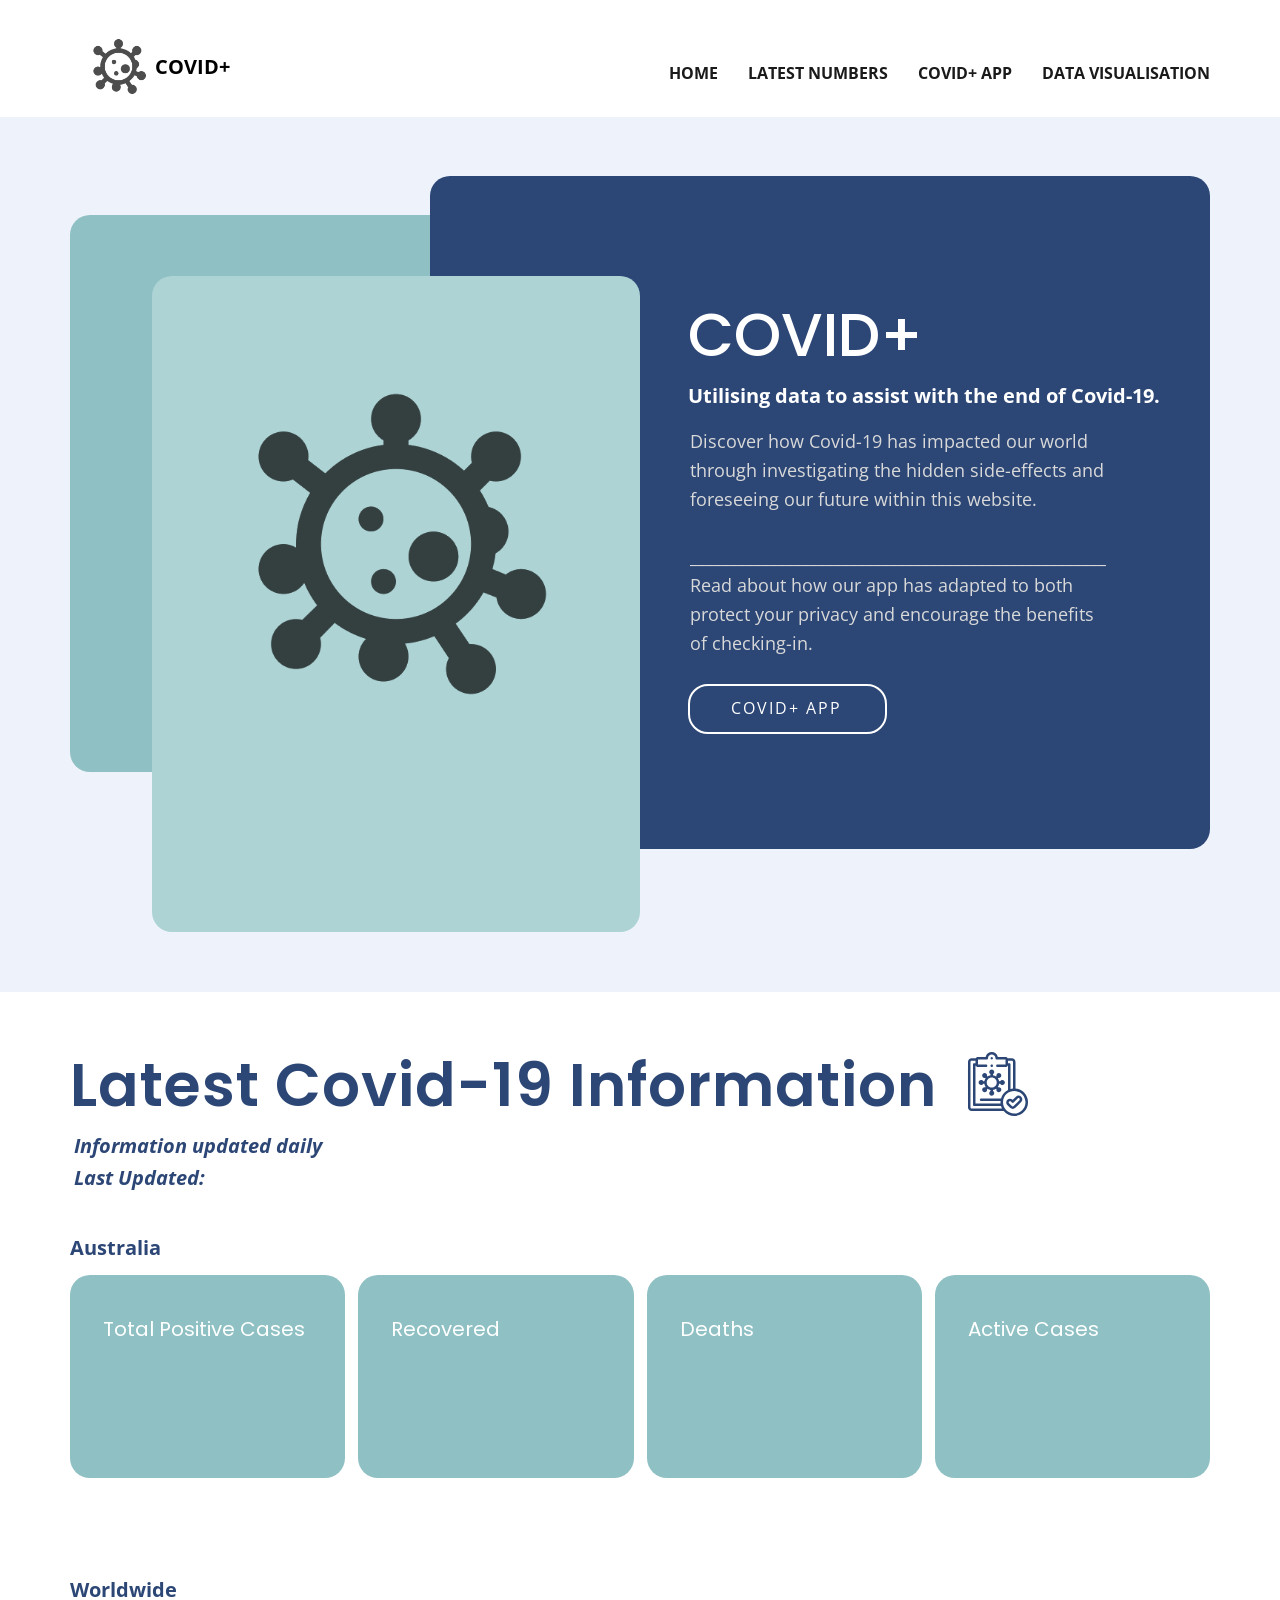
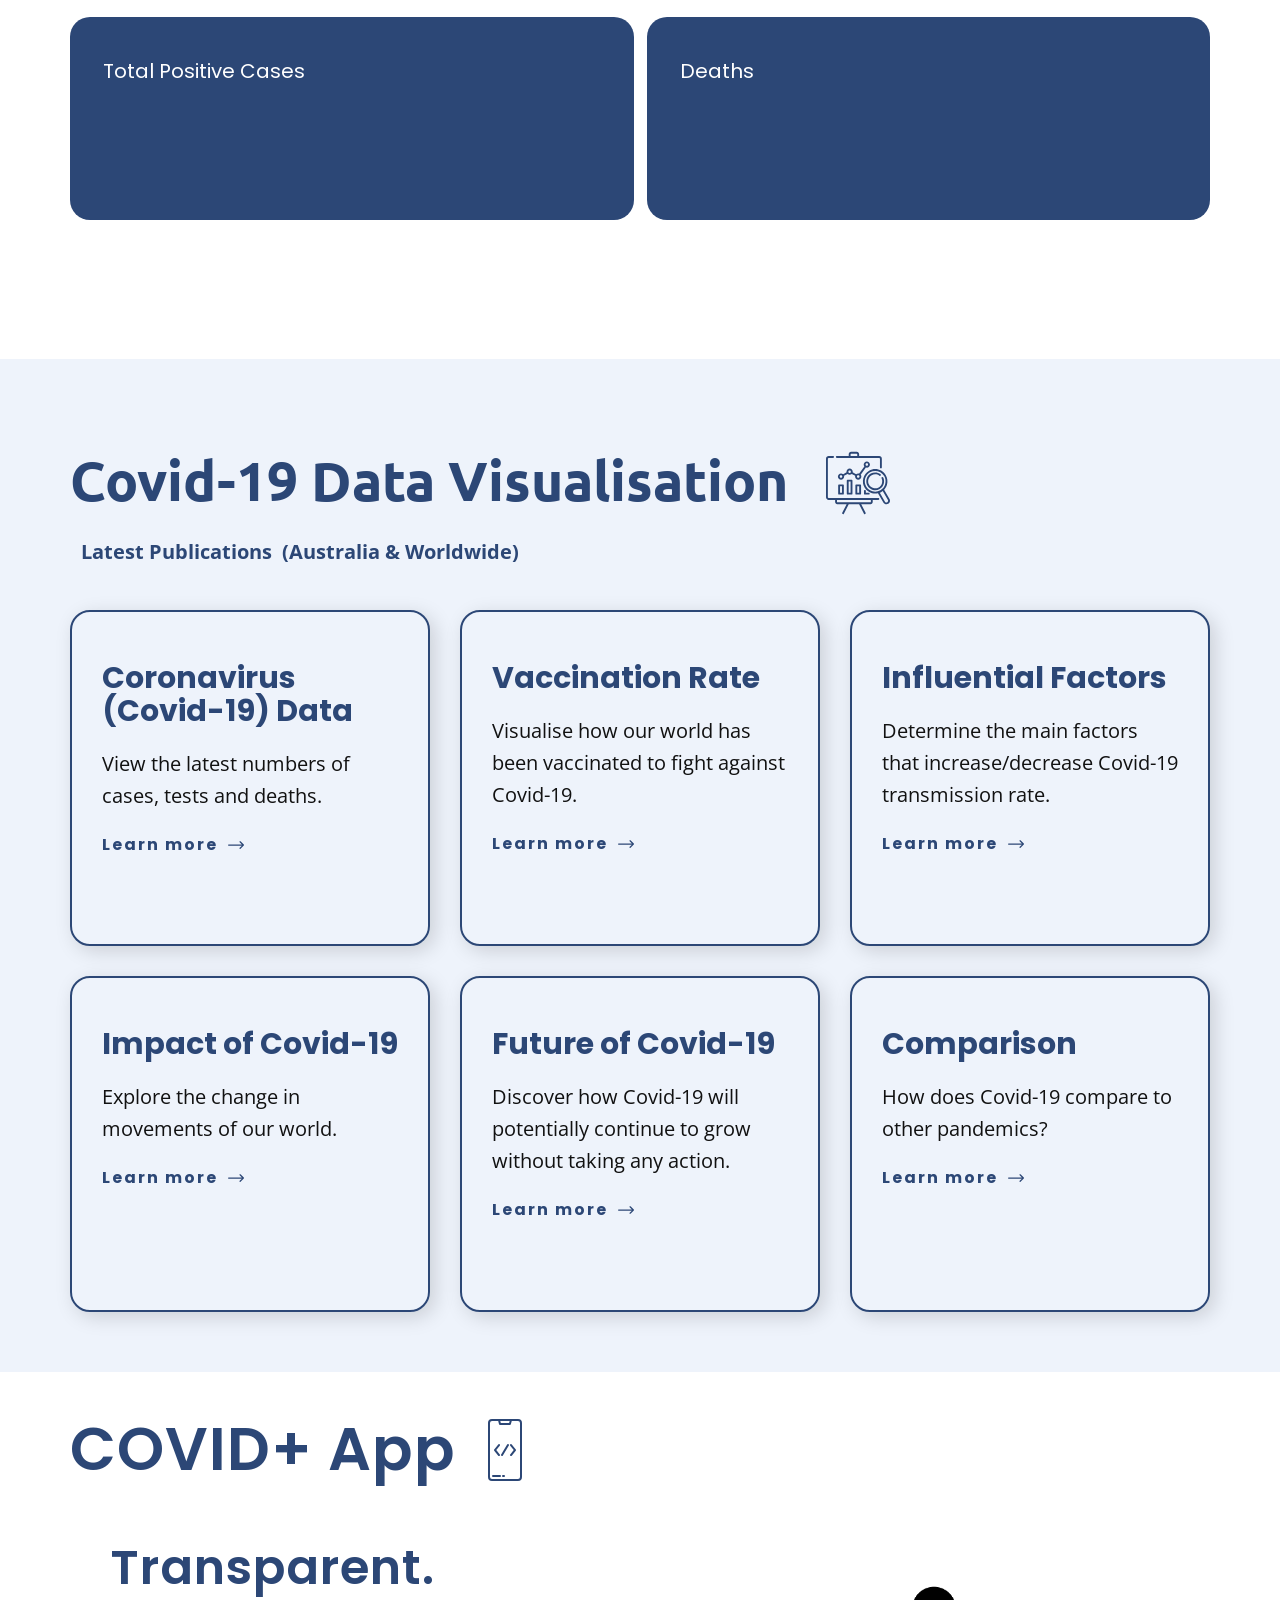
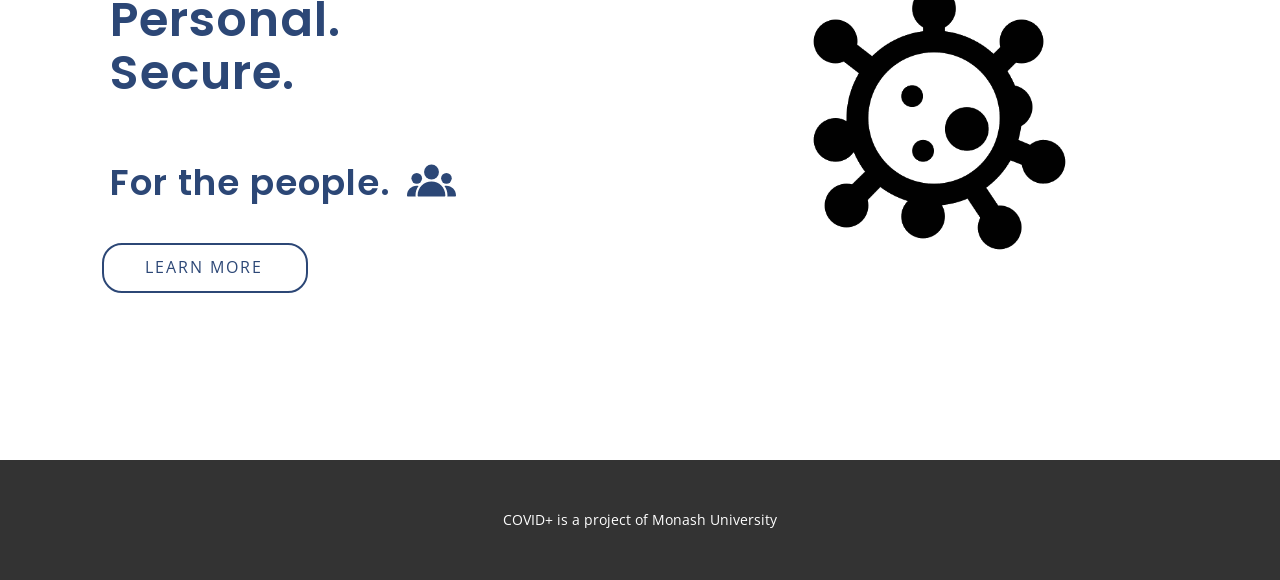
<file: Website/index.html>
<!DOCTYPE html>
<html style="font-size: 16px;">
  <head>
    <meta name="viewport" content="width=device-width, initial-scale=1.0">
    <meta charset="utf-8">
    <meta name="keywords" content="​Innovation Company, Prototype a digital product idea, ​It's time to develop a new competence, ​The New ProductDevelopment Process, About Our Proffesionals, We build usable&nbsp;products., Check our latest blog post for more update., Development is a process that creates growth, ​A marketing strategy refers to game plan">
    <meta name="description" content="">
    <meta name="page_type" content="np-template-header-footer-from-plugin">
    <title>Covid+</title>
    <link rel="icon" href="images/logo.ico">
    <link rel="stylesheet" href="nicepage.css" media="screen">
<link rel="stylesheet" href="Home.css" media="screen">
    <script class="u-script" type="text/javascript" src="jquery.js" defer=""></script>
    <script class="u-script" type="text/javascript" src="nicepage.js" defer=""></script>
    <meta name="generator" content="Nicepage 3.23.2, nicepage.com">
    <link id="u-theme-google-font" rel="stylesheet" href="https://fonts.googleapis.com/css?family=Open+Sans:300,300i,400,400i,600,600i,700,700i,800,800i|Poppins:100,100i,200,200i,300,300i,400,400i,500,500i,600,600i,700,700i,800,800i,900,900i">
    <link id="u-page-google-font" rel="stylesheet" href="https://fonts.googleapis.com/css?family=Ubuntu:300,300i,400,400i,500,500i,700,700i|Poppins:100,100i,200,200i,300,300i,400,400i,500,500i,600,600i,700,700i,800,800i,900,900i">
    
    <script class="u-script" type="text/javascript" src="stats.js" defer=""></script> 
    
    
    
    <script type="application/ld+json">{
		"@context": "http://schema.org",
		"@type": "Organization",
		"name": "COVID+",
		"logo": "images/logo.png"
}</script>
    <meta name="theme-color" content="#8fc0c3">
    <meta property="og:title" content="Home">
    <meta property="og:description" content="">
    <meta property="og:type" content="website">
  </head>
  <body data-home-page="Home.html" data-home-page-title="Home" class="u-body"><header class="u-clearfix u-header u-header" id="sec-a0d2"><div class="u-clearfix u-sheet u-sheet-1">
        <a href="Home.html" class="u-image u-logo u-opacity u-opacity-70 u-image-1" data-image-width="540" data-image-height="540">
          <img src="images/logo.png" class="u-logo-image u-logo-image-1">
        </a>
        <nav class="u-menu u-menu-dropdown u-offcanvas u-menu-1">
          <div class="menu-collapse" style="font-size: 1rem; letter-spacing: 0px; font-weight: 700; text-transform: uppercase;">
            <a class="u-button-style u-custom-active-border-color u-custom-active-color u-custom-border u-custom-border-color u-custom-borders u-custom-hover-border-color u-custom-hover-color u-custom-left-right-menu-spacing u-custom-padding-bottom u-custom-text-active-color u-custom-text-color u-custom-text-hover-color u-custom-top-bottom-menu-spacing u-nav-link u-text-active-palette-1-base u-text-hover-palette-2-base" href="#">
              <svg><use xmlns:xlink="http://www.w3.org/1999/xlink" xlink:href="#menu-hamburger"></use></svg>
              <svg version="1.1" xmlns="http://www.w3.org/2000/svg" xmlns:xlink="http://www.w3.org/1999/xlink"><defs><symbol id="menu-hamburger" viewBox="0 0 16 16" style="width: 16px; height: 16px;"><rect y="1" width="16" height="2"></rect><rect y="7" width="16" height="2"></rect><rect y="13" width="16" height="2"></rect>
</symbol>
</defs></svg>
            </a>
          </div>
          <div class="u-custom-menu u-nav-container">
            <ul class="u-nav u-spacing-30 u-unstyled u-nav-1"><li class="u-nav-item"><a class="u-border-4 u-border-active-palette-4-base u-border-hover-palette-4-base u-border-no-left u-border-no-right u-border-no-top u-button-style u-nav-link u-text-active-grey-90 u-text-grey-90 u-text-hover-grey-90" href="Home.html#carousel_64c8" data-page-id="2976025967" style="padding: 10px 0px;">Home</a>
</li><li class="u-nav-item"><a class="u-border-4 u-border-active-palette-4-base u-border-hover-palette-4-base u-border-no-left u-border-no-right u-border-no-top u-button-style u-nav-link u-text-active-grey-90 u-text-grey-90 u-text-hover-grey-90" href="Home.html#carousel_faf8" data-page-id="2976025967" style="padding: 10px 0px;">Latest Numbers</a>
</li><li class="u-nav-item"><a class="u-border-4 u-border-active-palette-4-base u-border-hover-palette-4-base u-border-no-left u-border-no-right u-border-no-top u-button-style u-nav-link u-text-active-grey-90 u-text-grey-90 u-text-hover-grey-90" href="App.html" style="padding: 10px 0px;">COVID+ App</a>
</li><li class="u-nav-item"><a class="u-border-4 u-border-active-palette-4-base u-border-hover-palette-4-base u-border-no-left u-border-no-right u-border-no-top u-button-style u-nav-link u-text-active-grey-90 u-text-grey-90 u-text-hover-grey-90" href="Home.html#sec-1c38" data-page-id="2976025967" style="padding: 10px 0px;">Data Visualisation</a>
</li></ul>
          </div>
          <div class="u-custom-menu u-nav-container-collapse">
            <div class="u-black u-container-style u-inner-container-layout u-opacity u-opacity-95 u-sidenav">
              <div class="u-sidenav-overflow">
                <div class="u-menu-close"></div>
                <ul class="u-align-center u-nav u-popupmenu-items u-unstyled u-nav-2"><li class="u-nav-item"><a class="u-button-style u-nav-link" href="Home.html#carousel_64c8" data-page-id="2976025967" style="padding: 10px 0px;">Home</a>
</li><li class="u-nav-item"><a class="u-button-style u-nav-link" href="Home.html#carousel_faf8" data-page-id="2976025967" style="padding: 10px 0px;">Latest Numbers</a>
</li><li class="u-nav-item"><a class="u-button-style u-nav-link" href="App.html" style="padding: 10px 0px;">COVID+ App</a>
</li><li class="u-nav-item"><a class="u-button-style u-nav-link" href="Home.html#sec-1c38" data-page-id="2976025967" style="padding: 10px 0px;">Data Visualisation</a>
</li></ul>
              </div>
            </div>
            <div class="u-black u-menu-overlay u-opacity u-opacity-70"></div>
          </div>
        </nav>
        <p class="u-align-left u-text u-text-black u-text-1">
          <span style="font-size: 20px;"><b>COVID+</b>
          </span>
        </p>
      </div></header>
<!-- INTRODUCTION -->
    <section class="u-clearfix u-palette-4-light-3 u-section-1" id="carousel_64c8">
      <div class="u-clearfix u-sheet u-sheet-1">
        <div class="u-expanded-width-xs u-palette-1-base u-radius-20 u-shape u-shape-round u-shape-1"></div>
        <div class="u-expanded-width-xs u-palette-4-base u-radius-20 u-shape u-shape-round u-shape-2"></div>
        <div class="u-container-style u-expanded-width-xs u-group u-group-1">
          <div class="u-container-layout u-container-layout-1">
            <h2 class="u-text u-text-body-alt-color u-text-default u-text-1">COVID+</h2>
            <p class="u-text u-text-grey-15 u-text-2">
              <span style="font-size: 1.25rem; font-weight: 700;" class="u-text-body-alt-color"> Utilising data to assist with the end of Covid-19.&nbsp;</span>
              <br>
            </p>
            <p class="u-text u-text-grey-15 u-text-3">Discover how Covid-19 has impacted our world through investigating the hidden side-effects and foreseeing our future within this website.<br>
              <br>____________________________________________________<br>Read about how our app has adapted to both protect your privacy and encourage the benefits of checking-in.
            </p>
            <a href="App.html" data-page-id="2425711257" class="u-active-white u-border-2 u-border-active-white u-border-hover-white u-border-white u-btn u-btn-round u-button-style u-hover-white u-none u-radius-20 u-text-active-palette-4-base u-text-body-alt-color u-text-hover-palette-4-base u-btn-1">COVID+ App</a>
          </div>
        </div>
        <div class="u-container-style u-expanded-width-xs u-group u-hidden-md u-hidden-sm u-hidden-xs u-palette-1-light-1 u-radius-20 u-shape-round u-group-2">
          <div class="u-container-layout u-container-layout-2">
            <img class="u-image u-image-default u-opacity u-opacity-70 u-preserve-proportions u-image-1" src="images/logo.png" alt="" data-image-width="540" data-image-height="540">
          </div>
        </div>
      </div>
    </section>
<!-- LATEST COVID-19 INFORMATION -->    
    <section class="u-align-center u-clearfix u-white u-section-2" id="carousel_faf8">
      <div class="u-clearfix u-sheet u-sheet-1">
        <h2 class="u-align-left u-custom-font u-text u-text-palette-4-base u-text-1"> Latest Covid-19 Information&nbsp;</h2><span class="u-icon u-icon-circle u-text-palette-4-base u-icon-1"><svg class="u-svg-link" preserveAspectRatio="xMidYMin slice" viewBox="0 0 511.634 511.634" style=""><use xmlns:xlink="http://www.w3.org/1999/xlink" xlink:href="#svg-c877"></use></svg><svg class="u-svg-content" viewBox="0 0 511.634 511.634" id="svg-c877"><g><g><path d="m205.821 59.788c13.268-.528 13.258-19.477 0-20h-.007c-13.268.53-13.251 19.479.007 20z"></path><path d="m163.396 174.077-.005-.005c-7.81-7.81-20.471-7.808-28.282.002-14.357 14.637-.302 38.583 19.323 33.466l2.496 2.496c-5.152 7.228-8.743 15.643-10.277 24.746h-8.504c-3.458-5.978-9.921-10-17.324-10h-.007c-11.045 0-19.996 8.954-19.996 20 .203 20.545 27.12 27.461 37.328 10h8.504c1.534 9.104 5.125 17.518 10.277 24.747l-2.496 2.496c-6.998-1.87-14.77.139-19.978 5.868l-.005.005c-7.43 8.173-6.825 20.819 1.348 28.25 8.151 7.414 20.807 6.842 28.255-1.348 4.75-5.225 6.217-12.28 4.522-18.631l2.497-2.497c7.228 5.152 15.643 8.743 24.746 10.277v8.503c-5.978 3.458-10 9.921-10 17.324v.007c0 11.045 8.954 19.996 20 19.996 20.545-.203 27.461-27.12 10-37.328v-8.503c9.104-1.534 17.519-5.125 24.747-10.277l2.497 2.497c-1.696 6.351-.229 13.406 4.522 18.631l.005.005c7.448 8.191 20.1 8.756 28.25 1.342 8.173-7.43 8.772-20.082 1.343-28.255-5.209-5.729-12.981-7.738-19.979-5.868l-2.495-2.495c5.152-7.229 8.744-15.643 10.277-24.747h8.503c3.458 5.978 9.921 10 17.324 10h.008c11.046 0 19.996-8.954 19.996-20-.203-20.545-27.12-27.461-37.328-10h-8.503c-1.534-9.104-5.125-17.518-10.277-24.747l2.496-2.496c6.818 1.794 14.096.015 19.322-5.179l.005-.005c7.81-7.811 7.808-20.471-.003-28.282-7.81-7.811-20.477-7.807-28.287.002-5.235 5.235-6.961 12.649-5.179 19.321l-2.496 2.496c-7.229-5.153-15.643-8.744-24.747-10.277v-8.503c5.978-3.458 10-9.921 10-17.324v-.007c0-11.045-8.954-19.996-20-19.996-20.545.203-27.461 27.12-10 37.328v8.503c-9.104 1.534-17.518 5.125-24.747 10.277l-2.496-2.496c1.78-6.671.054-14.085-5.18-19.319zm42.422 30.706c22.056 0 40 17.944 40 40-2.197 53.066-77.811 53.05-80 0 0-22.056 17.944-40 40-40z"></path><path d="m441.403 357.285c-11.164-11.638-31.258-11.637-42.424 0l-25.371 25.372-.955-.956c-11.697-11.695-30.729-11.695-42.424 0-11.695 11.696-11.695 30.727 0 42.423l22.167 22.167c11.697 11.695 30.727 11.695 42.424 0l46.583-46.583c11.638-11.164 11.638-31.257 0-42.423zm-14.142 28.281-46.583 46.583c-3.897 3.897-10.241 3.898-14.139 0l-22.167-22.167c-3.897-3.898-3.897-10.241 0-14.139 3.898-3.898 10.241-3.898 14.139 0l8.026 8.026c3.725 3.873 10.418 3.873 14.143 0l32.442-32.442c3.72-3.878 10.419-3.878 14.139 0 3.879 3.722 3.879 10.418 0 14.139z"></path><path d="m395.816 292.24v-212.453c0-16.542-13.458-30-30-30h-32.684c-3.463-5.973-9.928-10-17.315-10h-61.003c-11.778-53.07-86.238-53.032-97.994 0h-61.003c-7.387 0-13.852 4.026-17.315 10h-32.685c-16.542 0-30 13.458-30 30v362c0 16.542 13.458 30 30 30h255.206c64.93 78.676 194.336 33.259 194.793-70 0-57.282-44.014-104.479-100-109.547zm-20-212.453v212.453c-6.866.622-13.552 1.877-19.999 3.707v-196.16c0-5.523-4.478-10-10-10h-10v-20h29.999c5.514.001 10 4.487 10 10zm-214.995 20.001h-65.004v-40h69.999c5.523 0 10-4.477 10-10 1.649-39.804 58.363-39.786 60.003 0 0 5.523 4.477 10 10 10h69.999v40h-64.996c-13.268.528-13.258 19.477 0 20h64.996c7.388 0 13.853-4.027 17.316-10h2.684v194.035c-26.915 13.793-47.438 38.355-55.842 67.963h-159.16c-13.268.528-13.258 19.477 0 20h155.451c-.6 6.571-.601 13.43 0 20.001h-200.449v-302h2.683c3.463 5.974 9.928 10 17.316 10h65.004c13.268-.527 13.258-19.476 0-19.999zm-115.004 351.999c-5.514 0-10-4.486-10-10v-362c0-5.514 4.486-10 10-10h30v20h-9.999c-5.523 0-10 4.477-10 10v322c0 5.523 4.477 10 10 10h214.156c1.979 6.971 4.629 13.663 7.876 20zm339.999 40.002c-49.626 0-90-40.374-90-90 4.944-119.397 175.074-119.362 180 .001 0 49.625-40.374 89.999-90 89.999z"></path><path d="m205.825 99.788h-.007c-5.523 0-9.996 4.477-9.996 10 .528 13.263 19.479 13.263 20.003 0 0-5.523-4.477-10-10-10z"></path>
</g>
</g></svg></span>
        <p class="u-align-left u-text u-text-palette-4-base u-text-2"><b>Information updated daily</b>
          <b>Last Updated: </b> <span id="date"></span> 
        </p>
        <p class="u-align-left u-text u-text-palette-4-base u-text-3">
          <span style="font-size: 20px;"><b>Australia</b>
          </span>
        </p>
        <div class="u-expanded-width u-layout-grid u-list u-list-1">
          <div class="u-repeater u-repeater-1">
            <div class="u-align-left u-container-style u-list-item u-palette-1-base u-radius-20 u-repeater-item u-shape-round u-list-item-1">
              <div class="u-container-layout u-similar-container u-container-layout-1">
                <h4 class="u-custom-font u-text u-text-4">Total Positive Cases</h4>
                <h1 class="u-text u-title u-text-5"><span id="cases"></span></h1>
                <p class="u-text u-text-6"><span id="new-cases"></span></p>
              </div>
            </div>
            <div class="u-align-left u-container-style u-list-item u-palette-1-base u-radius-20 u-repeater-item u-shape-round u-list-item-2">
              <div class="u-container-layout u-similar-container u-container-layout-2">
                <h4 class="u-custom-font u-text u-text-7">Recovered</h4>
                <h1 class="u-text u-title u-text-8"><span id="recover"></span></h1>
                <p class="u-text u-text-9"><span id="new-recover"></span></p>
              </div>
            </div>
            <div class="u-align-left u-container-style u-list-item u-palette-1-base u-radius-20 u-repeater-item u-shape-round u-list-item-3">
              <div class="u-container-layout u-similar-container u-container-layout-3">
                <h4 class="u-custom-font u-text u-text-10">Deaths</h4>
                <h1 class="u-text u-title u-text-11"><span id="deaths"></span></h1>
                <p class="u-text u-text-12"><span id="new-deaths"></span></p>
              </div>
            </div>
            <div class="u-align-left u-container-style u-custom-item u-list-item u-palette-1-base u-radius-20 u-repeater-item u-shape-round u-video-cover">
              <div class="u-container-layout u-similar-container u-container-layout-4">
                <h4 class="u-custom-font u-text u-text-13">Active Cases</h4>
                <h1 class="u-text u-title u-text-14"><span id="active"></span></h1>
                <p class="u-text u-text-15"><span id="new-active"></span></p>
              </div>
            </div>
          </div>
        </div>
        <p class="u-align-left u-text u-text-palette-4-base u-text-16">
          <span style="font-size: 20px;"><b>Worldwide</b>
          </span>
        </p>
        <div class="u-expanded-width u-layout-grid u-list u-list-2">
          <div class="u-repeater u-repeater-2">
            <div class="u-align-left u-container-style u-list-item u-palette-4-base u-radius-20 u-repeater-item u-shape-round u-list-item-5">
              <div class="u-container-layout u-similar-container u-container-layout-5">
                <h4 class="u-custom-font u-text u-text-17">Total Positive Cases</h4>
                <h1 class="u-text u-title u-text-18"><span id="w-cases"></span></h1>
                <p class="u-text u-text-19"><span id="w-new-cases"></span></p>
              </div>
            </div>
            <div class="u-align-left u-container-style u-list-item u-palette-4-base u-radius-20 u-repeater-item u-shape-round u-list-item-6">
              <div class="u-container-layout u-similar-container u-container-layout-6">
                <h4 class="u-custom-font u-text u-text-20">Deaths</h4>
                <h1 class="u-text u-title u-text-21"><span id="w-deaths"></h1>
                <p class="u-text u-text-22"><span id="w-new-deaths"></span></p>
              </div>
            </div>
          </div>
        </div>
      </div>
    </section>
<!-- COVID-19 DATA VISUALISATION -->    
    <section class="u-align-left u-clearfix u-palette-4-light-3 u-section-4" id="sec-1c38">
      <div class="u-clearfix u-sheet u-sheet-1">
        <h1 class="u-text u-text-default u-text-palette-4-base u-text-1">Covid-19 Data Visualisation<br>
        </h1><span class="u-icon u-icon-rectangle u-text-palette-4-base u-icon-1"><svg class="u-svg-link" preserveAspectRatio="xMidYMin slice" viewBox="0 0 512 512" style=""><use xmlns:xlink="http://www.w3.org/1999/xlink" xlink:href="#svg-6b93"></use></svg><svg class="u-svg-content" viewBox="0 0 512 512" x="0px" y="0px" id="svg-6b93" style="enable-background:new 0 0 512 512;"><g><path d="M326.623,133.062c13.785,0,25-11.215,25-25s-11.215-25.001-25-25.001s-25,11.216-25,25.001   c0,5.63,1.872,10.83,5.025,15.014l-41.076,57.401c-2.451-0.805-5.066-1.247-7.784-1.247c-6.569,0-12.551,2.551-17.017,6.709   l-27.379-15.536c0.365-1.696,0.561-3.454,0.561-5.257c0-13.785-11.215-25-25-25s-25,11.215-25,25c0,1.803,0.196,3.561,0.561,5.257   l-27.379,15.536c-4.466-4.158-10.448-6.708-17.017-6.708c-13.785,0-25,11.216-25,25.001s11.215,25.001,25,25.001   s25-11.216,25-25.001c0-1.803-0.196-3.561-0.561-5.257l27.379-15.536c4.466,4.158,10.448,6.709,17.017,6.709   c6.569,0,12.55-2.551,17.017-6.708l27.379,15.536c-0.365,1.696-0.561,3.454-0.561,5.257c0,13.785,11.215,25.001,25,25.001   c13.786,0,25.001-11.216,25.001-25.001c0-5.631-1.873-10.832-5.026-15.016l41.076-57.401   C321.289,132.62,323.905,133.062,326.623,133.062z M326.623,98.061c5.514,0,10,4.486,10,10.001c0,5.514-4.486,10-10,10   s-10-4.486-10-10C316.622,102.547,321.108,98.061,326.623,98.061z M120.115,214.231c-5.514,0-10-4.486-10-10.001   s4.486-10.001,10-10.001s10,4.486,10,10.001S125.629,214.231,120.115,214.231z M188.951,175.146c-5.514,0-10-4.486-10-10.001   c0-5.514,4.486-10,10-10s10,4.486,10,10C198.952,170.66,194.465,175.146,188.951,175.146z M257.787,214.231   c-5.514,0-10-4.486-10-10.001s4.486-10.001,10-10.001c5.515,0,10.001,4.486,10.001,10.001S263.301,214.231,257.787,214.231z"></path><path d="M418.796,376.965H366.31H80.428H21.215c-3.427,0-6.215-2.788-6.215-6.215V61.331c0-3.427,2.788-6.215,6.215-6.215h35.356   c4.142,0,7.5-3.357,7.5-7.5s-3.358-7.5-7.5-7.5H21.215C9.517,40.116,0,49.633,0,61.331V370.75c0,11.698,9.517,21.215,21.215,21.215   h51.713v16.506c0,9.403,7.65,17.053,17.053,17.053h75.074l-35.34,68.998c-1.888,3.687-0.431,8.206,3.256,10.095   c1.094,0.561,2.262,0.826,3.413,0.826c2.725,0,5.354-1.49,6.681-4.083l38.843-75.836h82.922l38.843,75.836   c1.328,2.593,3.956,4.083,6.681,4.083c1.151,0,2.319-0.267,3.413-0.826c3.687-1.889,5.145-6.408,3.256-10.095l-35.34-68.998h75.074   c9.403,0,17.053-7.649,17.053-17.053v-16.506h44.986c4.142,0,7.5-3.357,7.5-7.5S422.938,376.965,418.796,376.965z M358.81,408.471   c0,1.132-0.921,2.053-2.053,2.053H89.981c-1.132,0-2.053-0.921-2.053-2.053v-16.506H358.81V408.471z"></path><path d="M86.571,55.116h102.672h68.251h168.028c3.427,0,6.215,2.788,6.215,6.215v71.311c0,4.143,3.358,7.5,7.5,7.5   s7.5-3.357,7.5-7.5V61.331c0-11.698-9.517-21.215-21.215-21.215H264.995V25.374c0-10.375-8.441-18.816-18.817-18.816H200.56   c-10.375,0-18.817,8.441-18.817,18.816v14.742H86.571c-4.142,0-7.5,3.357-7.5,7.5S82.429,55.116,86.571,55.116z M196.743,25.374   c0-2.104,1.712-3.816,3.817-3.816h45.618c2.104,0,3.817,1.712,3.817,3.816v14.742h-53.251V25.374z"></path><path d="M104.902,267.576c-4.142,0-7.5,3.357-7.5,7.5v66.272c0,4.143,3.358,7.5,7.5,7.5h30.427c4.142,0,7.5-3.357,7.5-7.5v-66.272   c0-4.143-3.358-7.5-7.5-7.5H104.902z M127.829,333.849h-15.427v-51.272h15.427V333.849z"></path><path d="M173.737,229.248c-4.142,0-7.5,3.357-7.5,7.5v104.601c0,4.143,3.358,7.5,7.5,7.5h30.427c4.142,0,7.5-3.357,7.5-7.5V236.748   c0-4.143-3.358-7.5-7.5-7.5H173.737z M196.665,333.849h-15.427v-89.601h15.427V333.849z"></path><path d="M242.573,267.576c-4.142,0-7.5,3.357-7.5,7.5v66.272c0,4.143,3.358,7.5,7.5,7.5H273c4.142,0,7.5-3.357,7.5-7.5v-66.272   c0-4.143-3.358-7.5-7.5-7.5H242.573z M265.5,333.849h-15.427v-51.272H265.5V333.849z"></path><path d="M311.409,311.832c-4.142,0-7.5,3.357-7.5,7.5v22.017c0,4.143,3.358,7.5,7.5,7.5h30.427c4.142,0,7.5-3.357,7.5-7.5   s-3.358-7.5-7.5-7.5h-22.927v-14.517C318.909,315.189,315.551,311.832,311.409,311.832z"></path><path d="M508.175,384.019l-43.027-74.526c10.901-11.619,18.839-25.816,23.079-41.64c6.777-25.291,3.299-51.708-9.793-74.384   c-27.026-46.813-87.097-62.906-133.907-35.881c-46.811,27.025-62.906,87.096-35.88,133.907   c13.092,22.676,34.231,38.896,59.522,45.674c8.446,2.263,17.015,3.382,25.53,3.382c7.442,0,14.841-0.856,22.077-2.55l43.018,74.528   c5.273,9.137,14.875,14.25,24.737,14.249c4.833,0,9.729-1.229,14.208-3.813c8.796-5.077,14.261-14.544,14.261-24.706   C512,393.28,510.678,388.357,508.175,384.019z M372.051,322.68c-21.421-5.74-39.326-19.479-50.415-38.685   c-22.89-39.648-9.257-90.526,30.39-113.417c13.043-7.53,27.296-11.106,41.374-11.106c28.715,0,56.683,14.893,72.043,41.497   c11.088,19.206,14.034,41.58,8.294,63.002c-5.74,21.422-19.479,39.325-38.685,50.414   C415.847,325.474,393.473,328.418,372.051,322.68z M490.242,409.973c-6.453,3.726-14.733,1.508-18.456-4.942l-41.388-71.704   c4.148-1.693,8.21-3.673,12.156-5.951c3.949-2.28,7.689-4.818,11.23-7.566l41.4,71.707c1.188,2.061,1.816,4.393,1.816,6.743   C497,403.078,494.41,407.567,490.242,409.973z"></path><path d="M461.542,263.611c5.295-17.056,4.034-35.316-3.551-51.416c-1.766-3.748-6.234-5.354-9.981-3.589   c-3.748,1.766-5.354,6.234-3.588,9.981c5.983,12.7,6.976,27.109,2.795,40.575c-4.204,13.54-13.286,24.903-25.573,31.997   c-13.002,7.508-28.151,9.5-42.652,5.615c-14.502-3.886-26.624-13.187-34.13-26.189c-15.497-26.841-6.267-61.285,20.574-76.782   c19.625-11.329,43.98-9.815,62.051,3.857c3.304,2.5,8.007,1.849,10.506-1.455c2.499-3.303,1.848-8.007-1.456-10.506   c-22.891-17.321-53.745-19.238-78.602-4.887c-16.472,9.51-28.255,24.866-33.178,43.238s-2.396,37.562,7.114,54.034   c9.51,16.473,24.866,28.255,43.238,33.179c6.135,1.644,12.361,2.457,18.546,2.457c12.338,0,24.517-3.236,35.488-9.571   C444.71,295.163,456.216,280.767,461.542,263.611z"></path>
</g></svg></span>
        <p class="u-text u-text-palette-4-base u-text-2">Latest Publications&nbsp; (Australia &amp; Worldwide)<br>
        </p>
        <div class="u-expanded-width u-list u-list-1">
          <div class="u-repeater u-repeater-1">
            <div class="u-border-2 u-border-palette-4-base u-container-style u-list-item u-radius-20 u-repeater-item u-shape-round u-list-item-1">
              <div class="u-container-layout u-similar-container u-valign-top u-container-layout-1">
                <h2 class="u-text u-text-default u-text-palette-4-base u-text-3">Coronavirus (Covid-19) Data</h2>
                <p class="u-large-text u-text u-text-variant u-text-4">View the latest numbers of cases, tests and deaths.</p>
                <a href="Data.html" data-page-id="487022169" class="u-border-1 u-border-active-palette-4-light-1 u-border-hover-palette-4-base u-btn u-button-style u-custom-font u-heading-font u-none u-text-palette-4-base u-btn-1">Learn more&nbsp;&nbsp;<span class="u-icon u-icon-2"><svg class="u-svg-content" viewBox="0 0 512 512" x="0px" y="0px" style="width: 1em; height: 1em;"><g><g><path d="M506.134,241.843c-0.006-0.006-0.011-0.013-0.018-0.019l-104.504-104c-7.829-7.791-20.492-7.762-28.285,0.068    c-7.792,7.829-7.762,20.492,0.067,28.284L443.558,236H20c-11.046,0-20,8.954-20,20c0,11.046,8.954,20,20,20h423.557    l-70.162,69.824c-7.829,7.792-7.859,20.455-0.067,28.284c7.793,7.831,20.457,7.858,28.285,0.068l104.504-104    c0.006-0.006,0.011-0.013,0.018-0.019C513.968,262.339,513.943,249.635,506.134,241.843z"></path>
</g>
</g></svg><img></span>
                </a>
              </div>
            </div>
            <div class="u-border-2 u-border-palette-4-base u-container-style u-list-item u-radius-20 u-repeater-item u-shape-round u-list-item-2">
              <div class="u-container-layout u-similar-container u-valign-top u-container-layout-2">
                <h2 class="u-text u-text-default u-text-palette-4-base u-text-5">Vaccination Rate</h2>
                <p class="u-large-text u-text u-text-variant u-text-6">Visualise how our world has been vaccinated to fight against Covid-19.</p>
                <a href="Rate.html" data-page-id="159100988" class="u-border-1 u-border-active-palette-4-light-1 u-border-hover-palette-4-base u-btn u-button-style u-custom-font u-heading-font u-none u-text-palette-4-base u-btn-2">Learn more&nbsp;&nbsp;<span class="u-icon u-icon-3"><svg class="u-svg-content" viewBox="0 0 512 512" x="0px" y="0px" style="width: 1em; height: 1em;"><g><g><path d="M506.134,241.843c-0.006-0.006-0.011-0.013-0.018-0.019l-104.504-104c-7.829-7.791-20.492-7.762-28.285,0.068    c-7.792,7.829-7.762,20.492,0.067,28.284L443.558,236H20c-11.046,0-20,8.954-20,20c0,11.046,8.954,20,20,20h423.557    l-70.162,69.824c-7.829,7.792-7.859,20.455-0.067,28.284c7.793,7.831,20.457,7.858,28.285,0.068l104.504-104    c0.006-0.006,0.011-0.013,0.018-0.019C513.968,262.339,513.943,249.635,506.134,241.843z"></path>
</g>
</g></svg><img></span>
                </a>
              </div>
            </div>
            <div class="u-border-2 u-border-palette-4-base u-container-style u-list-item u-radius-20 u-repeater-item u-shape-round u-list-item-3">
              <div class="u-container-layout u-similar-container u-valign-top u-container-layout-3">
                <h2 class="u-text u-text-default u-text-palette-4-base u-text-7">Influential Factors&nbsp;</h2>
                <p class="u-large-text u-text u-text-variant u-text-8">Determine the main factors that increase/decrease Covid-19 transmission rate.</p>
                <a href="Factors.html" class="u-border-1 u-border-active-palette-4-light-1 u-border-hover-palette-4-base u-btn u-button-style u-custom-font u-heading-font u-none u-text-palette-4-base u-btn-3">Learn more&nbsp;&nbsp;<span class="u-icon u-icon-4"><svg class="u-svg-content" viewBox="0 0 512 512" x="0px" y="0px" style="width: 1em; height: 1em;"><g><g><path d="M506.134,241.843c-0.006-0.006-0.011-0.013-0.018-0.019l-104.504-104c-7.829-7.791-20.492-7.762-28.285,0.068    c-7.792,7.829-7.762,20.492,0.067,28.284L443.558,236H20c-11.046,0-20,8.954-20,20c0,11.046,8.954,20,20,20h423.557    l-70.162,69.824c-7.829,7.792-7.859,20.455-0.067,28.284c7.793,7.831,20.457,7.858,28.285,0.068l104.504-104    c0.006-0.006,0.011-0.013,0.018-0.019C513.968,262.339,513.943,249.635,506.134,241.843z"></path>
</g>
</g></svg><img></span>
                </a>
              </div>
            </div>
            <div class="u-border-2 u-border-palette-4-base u-container-style u-list-item u-radius-20 u-repeater-item u-shape-round u-list-item-4">
              <div class="u-container-layout u-similar-container u-valign-top u-container-layout-4">
                <h2 class="u-text u-text-default u-text-palette-4-base u-text-9">Impact of Covid-19</h2>
                <p class="u-large-text u-text u-text-variant u-text-10">Explore the change in movements of our world.</p>
                <a href="Impact.html" data-page-id="193339006" class="u-border-1 u-border-active-palette-4-light-1 u-border-hover-palette-4-base u-btn u-button-style u-custom-font u-heading-font u-none u-text-palette-4-base u-btn-4">Learn more&nbsp;&nbsp;<span class="u-icon u-icon-5"><svg class="u-svg-content" viewBox="0 0 512 512" x="0px" y="0px" style="width: 1em; height: 1em;"><g><g><path d="M506.134,241.843c-0.006-0.006-0.011-0.013-0.018-0.019l-104.504-104c-7.829-7.791-20.492-7.762-28.285,0.068    c-7.792,7.829-7.762,20.492,0.067,28.284L443.558,236H20c-11.046,0-20,8.954-20,20c0,11.046,8.954,20,20,20h423.557    l-70.162,69.824c-7.829,7.792-7.859,20.455-0.067,28.284c7.793,7.831,20.457,7.858,28.285,0.068l104.504-104    c0.006-0.006,0.011-0.013,0.018-0.019C513.968,262.339,513.943,249.635,506.134,241.843z"></path>
</g>
</g></svg><img></span>
                </a>
              </div>
            </div>
            <div class="u-border-2 u-border-palette-4-base u-container-style u-list-item u-radius-20 u-repeater-item u-shape-round u-list-item-5">
              <div class="u-container-layout u-similar-container u-valign-top u-container-layout-5">
                <h2 class="u-text u-text-default u-text-palette-4-base u-text-11">Future of Covid-19</h2>
                <p class="u-large-text u-text u-text-variant u-text-12">Discover how Covid-19 will potentially continue to grow without taking any action.</p>
                <a href="Future.html" class="u-border-1 u-border-active-palette-4-light-1 u-border-hover-palette-4-base u-btn u-button-style u-custom-font u-heading-font u-none u-text-palette-4-base u-btn-5">Learn more&nbsp;&nbsp;<span class="u-icon u-icon-6"><svg class="u-svg-content" viewBox="0 0 512 512" x="0px" y="0px" style="width: 1em; height: 1em;"><g><g><path d="M506.134,241.843c-0.006-0.006-0.011-0.013-0.018-0.019l-104.504-104c-7.829-7.791-20.492-7.762-28.285,0.068    c-7.792,7.829-7.762,20.492,0.067,28.284L443.558,236H20c-11.046,0-20,8.954-20,20c0,11.046,8.954,20,20,20h423.557    l-70.162,69.824c-7.829,7.792-7.859,20.455-0.067,28.284c7.793,7.831,20.457,7.858,28.285,0.068l104.504-104    c0.006-0.006,0.011-0.013,0.018-0.019C513.968,262.339,513.943,249.635,506.134,241.843z"></path>
</g>
</g></svg><img></span>
                </a>
              </div>
            </div>
            <div class="u-border-2 u-border-palette-4-base u-container-style u-list-item u-radius-20 u-repeater-item u-shape-round u-list-item-6">
              <div class="u-container-layout u-similar-container u-valign-top u-container-layout-6">
                <h2 class="u-text u-text-default u-text-palette-4-base u-text-13">Comparison&nbsp;</h2>
                <p class="u-large-text u-text u-text-variant u-text-14">How does Covid-19 compare to other pandemics?</p>
                <a href="Comp.html" class="u-border-1 u-border-active-palette-4-light-1 u-border-hover-palette-4-base u-btn u-button-style u-custom-font u-heading-font u-none u-text-palette-4-base u-btn-6">Learn more&nbsp;&nbsp;<span class="u-icon u-icon-7"><svg class="u-svg-content" viewBox="0 0 512 512" x="0px" y="0px" style="width: 1em; height: 1em;"><g><g><path d="M506.134,241.843c-0.006-0.006-0.011-0.013-0.018-0.019l-104.504-104c-7.829-7.791-20.492-7.762-28.285,0.068    c-7.792,7.829-7.762,20.492,0.067,28.284L443.558,236H20c-11.046,0-20,8.954-20,20c0,11.046,8.954,20,20,20h423.557    l-70.162,69.824c-7.829,7.792-7.859,20.455-0.067,28.284c7.793,7.831,20.457,7.858,28.285,0.068l104.504-104    c0.006-0.006,0.011-0.013,0.018-0.019C513.968,262.339,513.943,249.635,506.134,241.843z"></path>
</g>
</g></svg><img></span>
                </a>
              </div>
            </div>
          </div>
        </div>
      </div>
    </section>
<!-- COVID+ APP -->    
    <section class="u-align-center u-clearfix u-section-3" id="carousel_9ee6">
      <div class="u-clearfix u-sheet u-sheet-1">
        <h2 class="u-align-left u-custom-font u-text u-text-palette-4-base u-text-1">COVID+ App&nbsp;</h2><span class="u-icon u-icon-circle u-text-palette-4-base u-icon-1"><svg class="u-svg-link" preserveAspectRatio="xMidYMin slice" viewBox="0 0 512 512" style=""><use xmlns:xlink="http://www.w3.org/1999/xlink" xlink:href="#svg-9796"></use></svg><svg class="u-svg-content" viewBox="0 0 512 512" id="svg-9796"><g><path d="m360 8h-208a32.042 32.042 0 0 0 -32 32v432a32.042 32.042 0 0 0 32 32h208a32.042 32.042 0 0 0 32-32v-432a32.042 32.042 0 0 0 -32-32zm-66.56 16-4.5 16h-66.69l-4-16zm82.56 448a16.021 16.021 0 0 1 -16 16h-208a16.021 16.021 0 0 1 -16-16v-432a16.021 16.021 0 0 1 16-16h49.75l6.49 25.94a8 8 0 0 0 7.76 6.06h79a8 8 0 0 0 7.7-5.83l7.36-26.17h49.94a16.021 16.021 0 0 1 16 16z"></path><path d="m216 456h-56a8 8 0 0 0 0 16h56a8 8 0 0 0 0-16z"></path><path d="m248 456h-8a8 8 0 0 0 0 16h8a8 8 0 0 0 0-16z"></path><path d="m284.116 209.14a8 8 0 0 0 -10.976 2.744l-48 80a8 8 0 1 0 13.72 8.232l48-80a8 8 0 0 0 -2.744-10.976z"></path><path d="m310.247 211a8 8 0 0 0 -12.494 10l28 35-28 35a8 8 0 0 0 12.494 10l32-40a8 8 0 0 0 0-10z"></path><path d="m201.753 301a8 8 0 1 0 12.494-10l-28-35 28-35a8 8 0 1 0 -12.494-10l-32 40a8 8 0 0 0 0 10z"></path>
</g></svg></span>
        <div class="u-clearfix u-expanded-width u-gutter-38 u-layout-wrap u-layout-wrap-1">
          <div class="u-layout">
            <div class="u-layout-row">
              <div class="u-container-style u-layout-cell u-size-30 u-layout-cell-1">
                <div class="u-container-layout u-container-layout-1">
                  <h2 class="u-text u-text-default-xl u-text-palette-4-base u-text-2">Transparent.&nbsp;<br>Personal.<br>Secure.<br>
                    <br>
                    <span style="font-size: 2.25rem;">For the people.&nbsp;</span>
                  </h2><span class="u-hidden-xs u-icon u-icon-circle u-text-palette-4-base u-icon-2"><svg class="u-svg-link" preserveAspectRatio="xMidYMin slice" viewBox="0 0 490.667 490.667" style=""><use xmlns:xlink="http://www.w3.org/1999/xlink" xlink:href="#svg-40ec"></use></svg><svg class="u-svg-content" viewBox="0 0 490.667 490.667" x="0px" y="0px" id="svg-40ec" style="enable-background:new 0 0 490.667 490.667;"><g><g><circle cx="245.333" cy="160" r="74.667"></circle>
</g>
</g><g><g><circle cx="394.667" cy="224" r="53.333"></circle>
</g>
</g><g><g><circle cx="97.515" cy="224" r="53.333"></circle>
</g>
</g><g><g><path d="M245.333,256c-76.459,0-138.667,62.208-138.667,138.667c0,5.888,4.779,10.667,10.667,10.667h256    c5.888,0,10.667-4.779,10.667-10.667C384,318.208,321.792,256,245.333,256z"></path>
</g>
</g><g><g><path d="M115.904,300.971c-6.528-1.387-13.163-2.304-19.904-2.304c-52.928,0-96,43.072-96,96c0,5.888,4.779,10.667,10.667,10.667    h76.629c-1.195-3.349-1.963-6.912-1.963-10.667C85.333,359.659,96.768,327.339,115.904,300.971z"></path>
</g>
</g><g><g><path d="M394.667,298.667c-6.741,0-13.376,0.917-19.904,2.304c19.136,26.368,30.571,58.688,30.571,93.696    c0,3.755-0.768,7.317-1.963,10.667H480c5.888,0,10.667-4.779,10.667-10.667C490.667,341.739,447.595,298.667,394.667,298.667z"></path>
</g>
</g></svg></span>
<a href="App.html" data-page-id="2425711257" class="u-active-palette-4-base u-border-2 u-border-active-palette-4-base u-border-hover-palette-4-base u-border-palette-4-base u-btn u-btn-round u-button-style u-hover-palette-4-base u-none u-radius-20 u-text-active-white u-text-hover-white u-text-palette-4-base u-btn-1">Learn More</a>
</div>
</div>
<div class="u-container-style u-layout-cell u-shape-rectangle u-size-30 u-layout-cell-2">
<div class="u-container-layout u-container-layout-2">
  <p class="u-align-center u-text u-text-3">
    <img src="images/logo.png" height="350" width="350">

  </p>
</div>
</div>
</div>
</div>
</div>
</div>
</section>
    
    
    <footer class="u-align-center u-clearfix u-footer u-grey-80 u-footer" id="sec-bbe0"><div class="u-clearfix u-sheet u-sheet-1">
        <p class="u-small-text u-text u-text-variant u-text-1">COVID+ is a project of Monash University</p>
      </div></footer>

  </body>
</html>
</file>
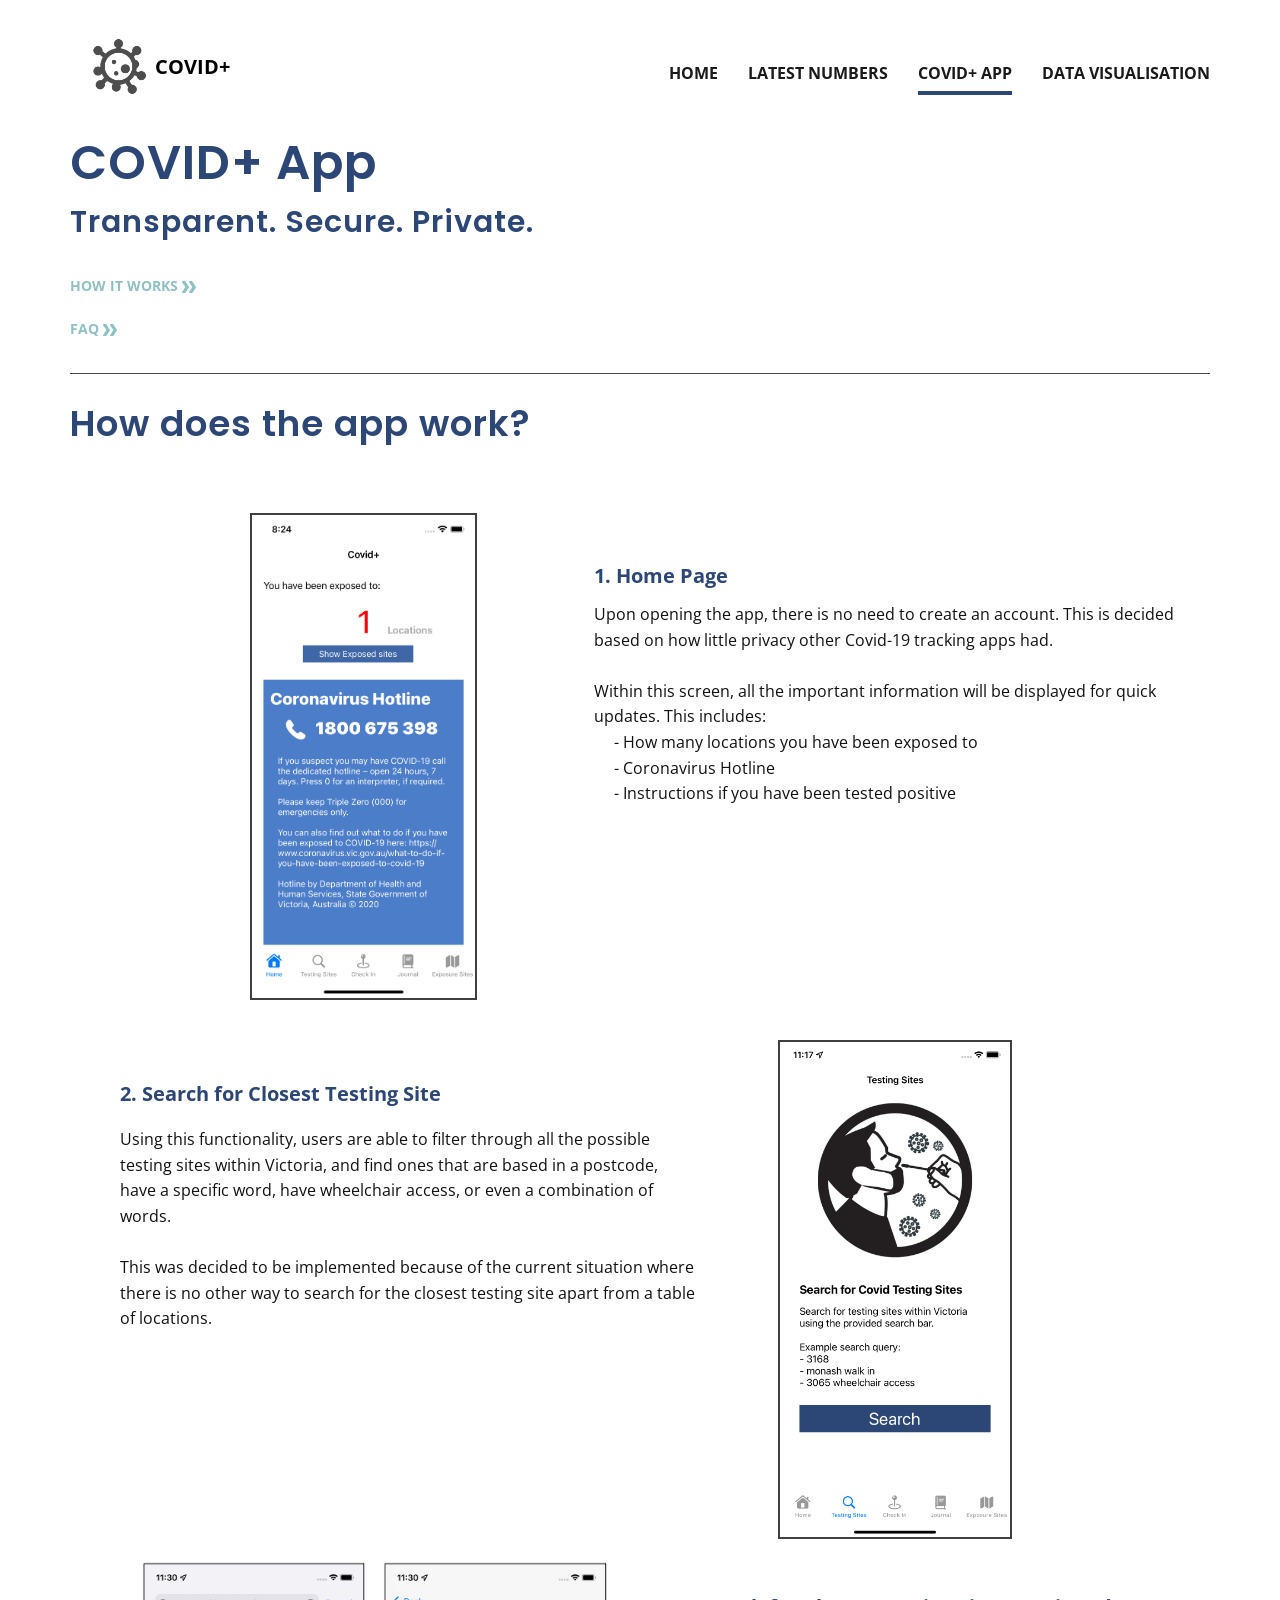
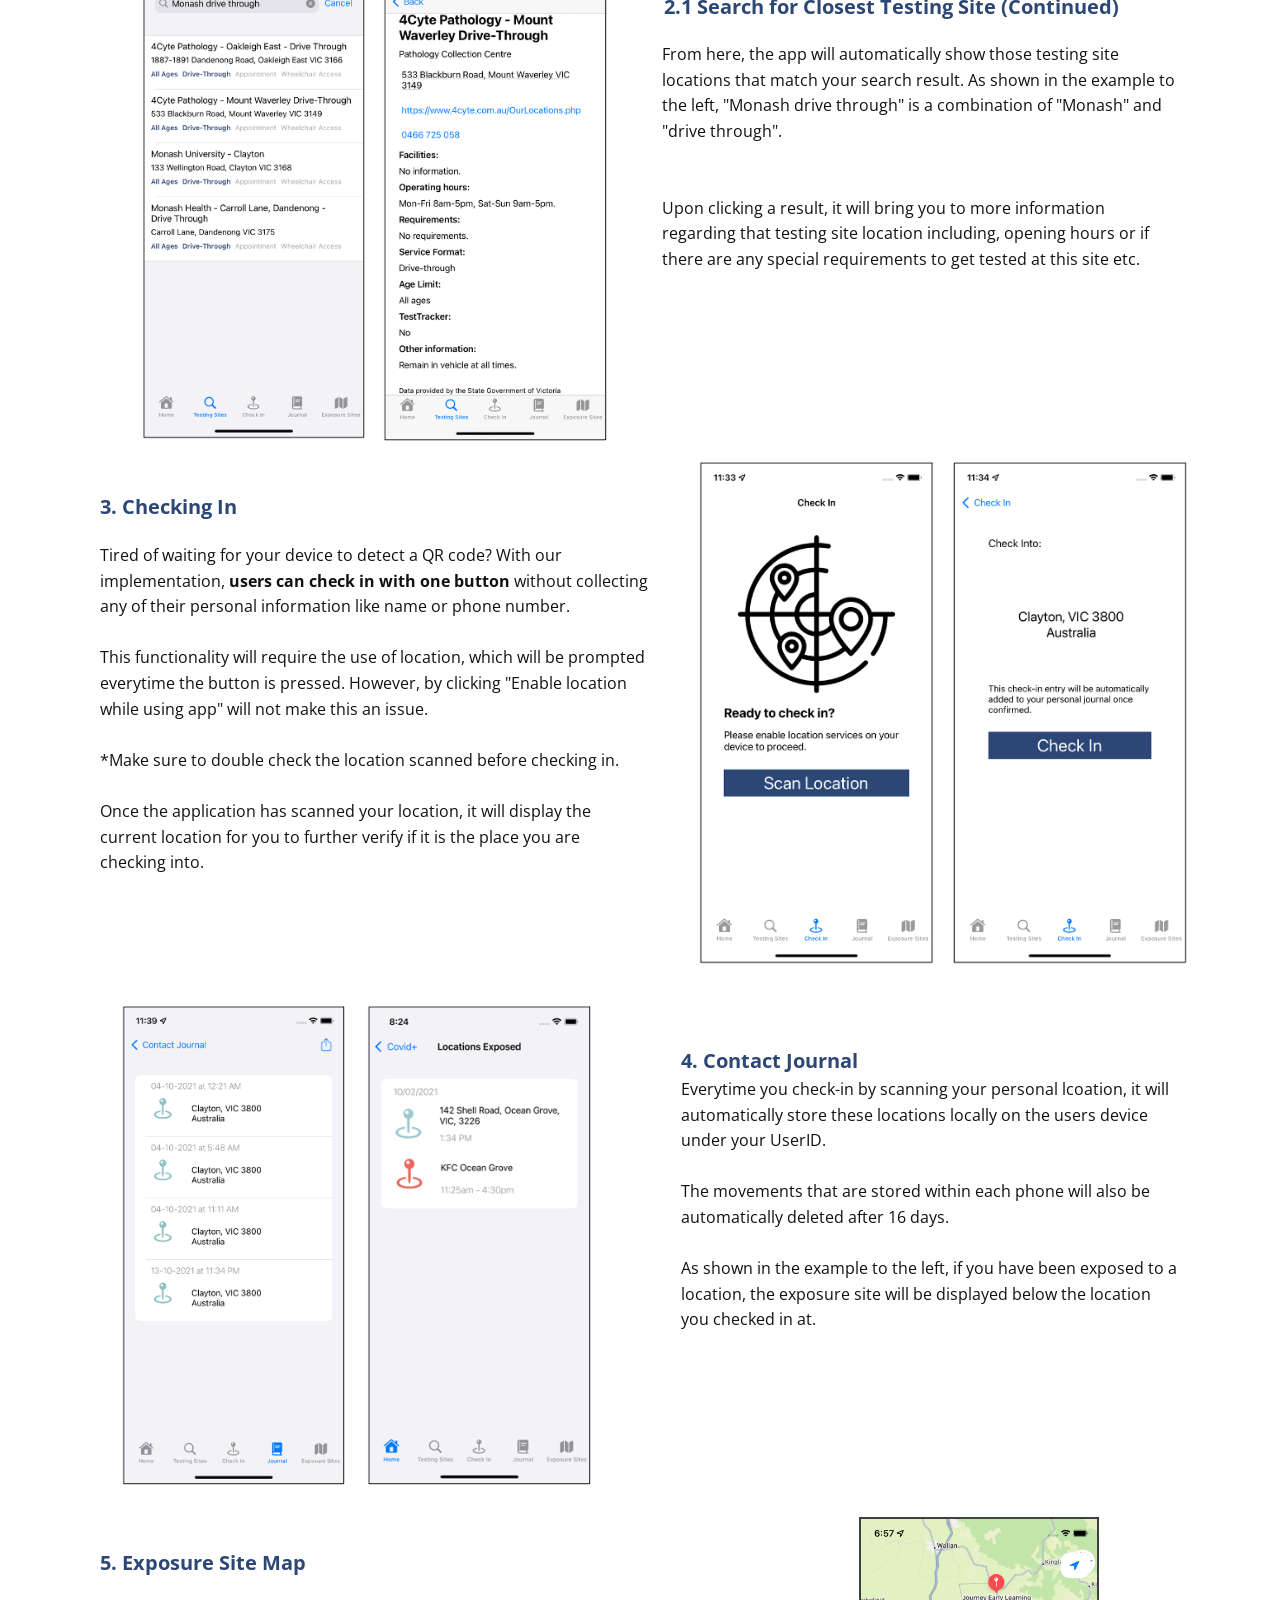
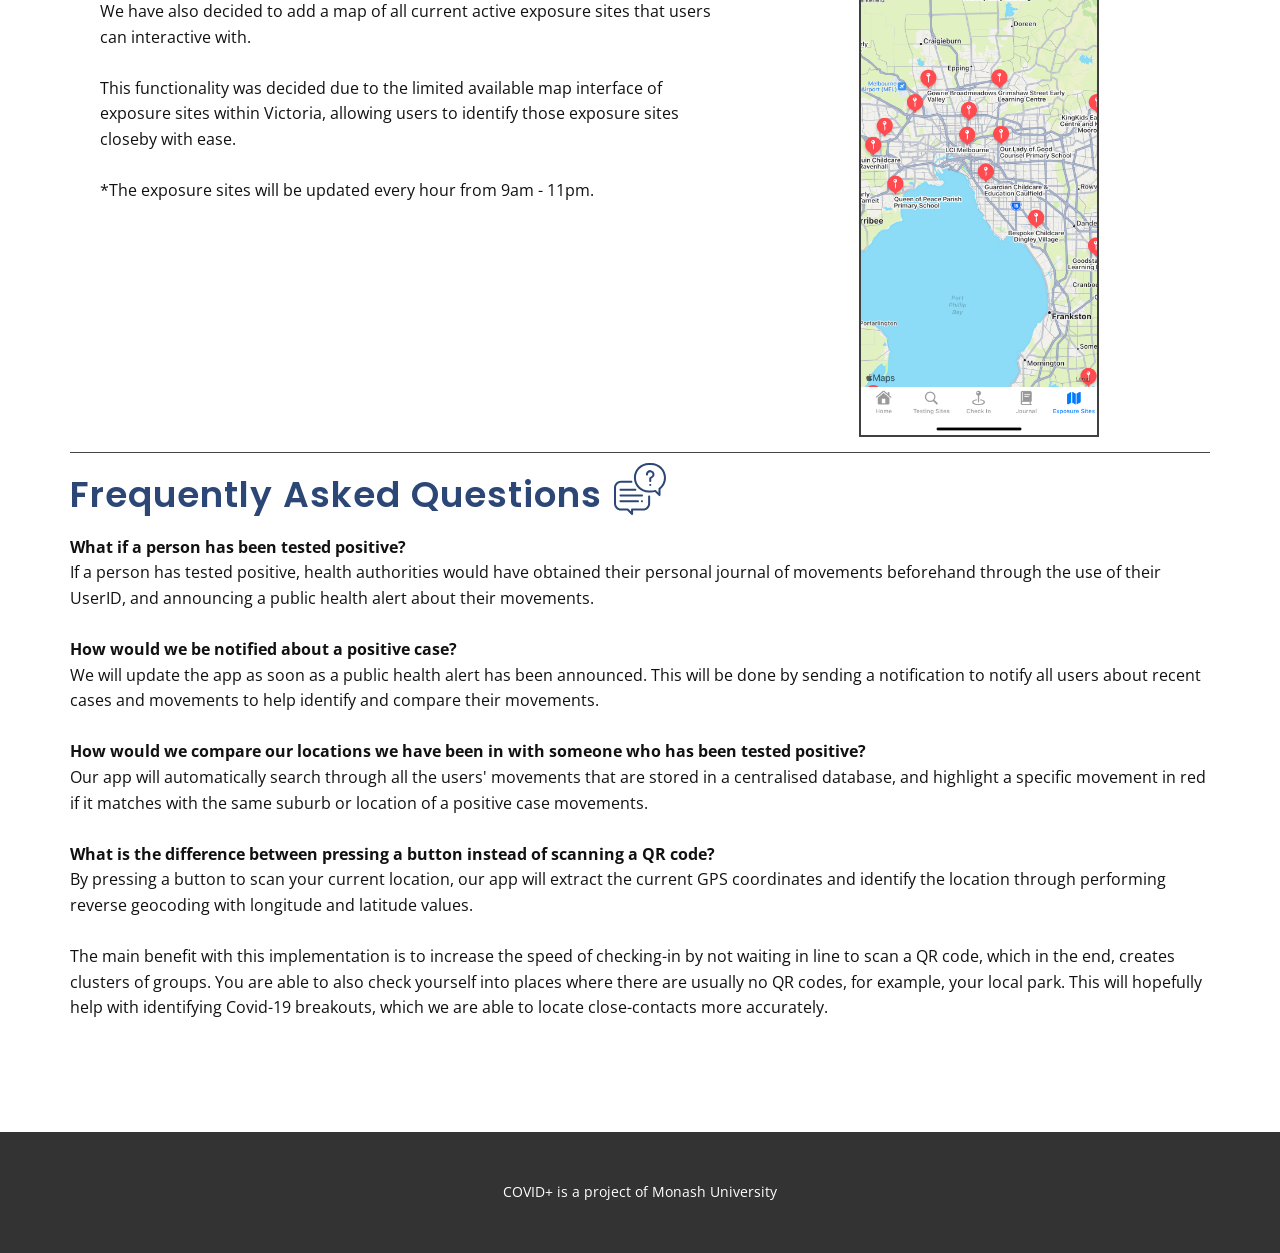
<file: Website/App.html>
<!DOCTYPE html>
<html style="font-size: 16px;">
  <head>
    <meta name="viewport" content="width=device-width, initial-scale=1.0">
    <meta charset="utf-8">
    <meta name="keywords" content="">
    <meta name="description" content="">
    <meta name="page_type" content="np-template-header-footer-from-plugin">
    <title>Covid+</title>
    <link rel="icon" href="images/logo.ico">
    <link rel="stylesheet" href="nicepage.css" media="screen">
<link rel="stylesheet" href="App.css" media="screen">
    <script class="u-script" type="text/javascript" src="jquery.js" defer=""></script>
    <script class="u-script" type="text/javascript" src="nicepage.js" defer=""></script>
    <meta name="generator" content="Nicepage 3.23.2, nicepage.com">
    <link id="u-theme-google-font" rel="stylesheet" href="https://fonts.googleapis.com/css?family=Open+Sans:300,300i,400,400i,600,600i,700,700i,800,800i|Poppins:100,100i,200,200i,300,300i,400,400i,500,500i,600,600i,700,700i,800,800i,900,900i">
    <link id="u-page-google-font" rel="stylesheet" href="https://fonts.googleapis.com/css?family=Poppins:100,100i,200,200i,300,300i,400,400i,500,500i,600,600i,700,700i,800,800i,900,900i">
    
    
    
    
    
    
    
    
    
    <script type="application/ld+json">{
		"@context": "http://schema.org",
		"@type": "Organization",
		"name": "COVID+",
		"logo": "images/logo.png"
}</script>
    <meta name="theme-color" content="#8fc0c3">
    <meta property="og:title" content="App">
    <meta property="og:description" content="">
    <meta property="og:type" content="website">
  </head>
  <body class="u-body"><header class="u-clearfix u-header u-header" id="sec-a0d2"><div class="u-clearfix u-sheet u-sheet-1">
        <a href="Home.html" class="u-image u-logo u-opacity u-opacity-70 u-image-1" data-image-width="540" data-image-height="540">
          <img src="images/logo.png" class="u-logo-image u-logo-image-1">
        </a>
        <nav class="u-menu u-menu-dropdown u-offcanvas u-menu-1">
          <div class="menu-collapse" style="font-size: 1rem; letter-spacing: 0px; font-weight: 700; text-transform: uppercase;">
            <a class="u-button-style u-custom-active-border-color u-custom-active-color u-custom-border u-custom-border-color u-custom-borders u-custom-hover-border-color u-custom-hover-color u-custom-left-right-menu-spacing u-custom-padding-bottom u-custom-text-active-color u-custom-text-color u-custom-text-hover-color u-custom-top-bottom-menu-spacing u-nav-link u-text-active-palette-1-base u-text-hover-palette-2-base" href="#">
              <svg><use xmlns:xlink="http://www.w3.org/1999/xlink" xlink:href="#menu-hamburger"></use></svg>
              <svg version="1.1" xmlns="http://www.w3.org/2000/svg" xmlns:xlink="http://www.w3.org/1999/xlink"><defs><symbol id="menu-hamburger" viewBox="0 0 16 16" style="width: 16px; height: 16px;"><rect y="1" width="16" height="2"></rect><rect y="7" width="16" height="2"></rect><rect y="13" width="16" height="2"></rect>
</symbol>
</defs></svg>
            </a>
          </div>
          <div class="u-custom-menu u-nav-container">
            <ul class="u-nav u-spacing-30 u-unstyled u-nav-1"><li class="u-nav-item"><a class="u-border-4 u-border-active-palette-4-base u-border-hover-palette-4-base u-border-no-left u-border-no-right u-border-no-top u-button-style u-nav-link u-text-active-grey-90 u-text-grey-90 u-text-hover-grey-90" href="Home.html#carousel_64c8" data-page-id="2976025967" style="padding: 10px 0px;">Home</a>
</li><li class="u-nav-item"><a class="u-border-4 u-border-active-palette-4-base u-border-hover-palette-4-base u-border-no-left u-border-no-right u-border-no-top u-button-style u-nav-link u-text-active-grey-90 u-text-grey-90 u-text-hover-grey-90" href="Home.html#carousel_faf8" data-page-id="2976025967" style="padding: 10px 0px;">Latest Numbers</a>
</li><li class="u-nav-item"><a class="u-border-4 u-border-active-palette-4-base u-border-hover-palette-4-base u-border-no-left u-border-no-right u-border-no-top u-button-style u-nav-link u-text-active-grey-90 u-text-grey-90 u-text-hover-grey-90" href="App.html" style="padding: 10px 0px;">COVID+ App</a>
</li><li class="u-nav-item"><a class="u-border-4 u-border-active-palette-4-base u-border-hover-palette-4-base u-border-no-left u-border-no-right u-border-no-top u-button-style u-nav-link u-text-active-grey-90 u-text-grey-90 u-text-hover-grey-90" href="Home.html#sec-1c38" data-page-id="2976025967" style="padding: 10px 0px;">Data Visualisation</a>
</li></ul>
          </div>
          <div class="u-custom-menu u-nav-container-collapse">
            <div class="u-black u-container-style u-inner-container-layout u-opacity u-opacity-95 u-sidenav">
              <div class="u-sidenav-overflow">
                <div class="u-menu-close"></div>
                <ul class="u-align-center u-nav u-popupmenu-items u-unstyled u-nav-2"><li class="u-nav-item"><a class="u-button-style u-nav-link" href="Home.html#carousel_64c8" data-page-id="2976025967" style="padding: 10px 0px;">Home</a>
</li><li class="u-nav-item"><a class="u-button-style u-nav-link" href="Home.html#carousel_faf8" data-page-id="2976025967" style="padding: 10px 0px;">Latest Numbers</a>
</li><li class="u-nav-item"><a class="u-button-style u-nav-link" href="App.html" style="padding: 10px 0px;">COVID+ App</a>
</li><li class="u-nav-item"><a class="u-button-style u-nav-link" href="Home.html#sec-1c38" data-page-id="2976025967" style="padding: 10px 0px;">Data Visualisation</a>
</li></ul>
              </div>
            </div>
            <div class="u-black u-menu-overlay u-opacity u-opacity-70"></div>
          </div>
        </nav>
        <p class="u-align-left u-text u-text-black u-text-1">
          <span style="font-size: 20px;"><b>COVID+</b>
          </span>
        </p>
      </div></header>
    <section class="u-clearfix u-section-1" id="sec-138d">
      <div class="u-clearfix u-sheet u-sheet-1">
        <h2 class="u-align-left u-custom-font u-text u-text-palette-4-base u-text-1">COVID+ App<br>
          <span style="font-size: 1.875rem;">Transparent. Secure. Private.&nbsp;</span>
        </h2>
        <a href="App.html#sec-5109" data-page-id="2425711257" class="u-btn u-button-style u-none u-text-hover-palette-4-base u-text-palette-1-base u-btn-1">How it works&nbsp;<span class="u-icon"><svg class="u-svg-content" viewBox="0 -32 426.66667 426" style="width: 1em; height: 1em;"><path d="m213.332031 181.667969c0 4.265625-1.277343 8.53125-3.625 11.730469l-106.667969 160c-3.839843 5.761718-10.238281 9.601562-17.707031 9.601562h-64c-11.730469 0-21.332031-9.601562-21.332031-21.332031 0-4.269531 1.28125-8.535157 3.625-11.734375l98.773438-148.265625-98.773438-148.269531c-2.34375-3.199219-3.625-7.464844-3.625-11.730469 0-11.734375 9.601562-21.335938 21.332031-21.335938h64c7.46875 0 13.867188 3.839844 17.707031 9.601563l106.667969 160c2.347657 3.199218 3.625 7.464844 3.625 11.734375zm0 0"></path><path d="m426.667969 181.667969c0 4.265625-1.28125 8.53125-3.628907 11.730469l-106.664062 160c-3.839844 5.761718-10.242188 9.601562-17.707031 9.601562h-64c-11.734375 0-21.335938-9.601562-21.335938-21.332031 0-4.269531 1.28125-8.535157 3.628907-11.734375l98.773437-148.265625-98.773437-148.269531c-2.347657-3.199219-3.628907-7.464844-3.628907-11.730469 0-11.734375 9.601563-21.335938 21.335938-21.335938h64c7.464843 0 13.867187 3.839844 17.707031 9.601563l106.664062 160c2.347657 3.199218 3.628907 7.464844 3.628907 11.734375zm0 0"></path></svg><img></span>
        </a>
        <a href="App.html#sec-380b" data-page-id="2425711257" class="u-btn u-button-style u-none u-text-hover-palette-4-base u-text-palette-1-base u-btn-2">FAQ&nbsp;<span class="u-icon"><svg class="u-svg-content" viewBox="0 -32 426.66667 426" style="width: 1em; height: 1em;"><path d="m213.332031 181.667969c0 4.265625-1.277343 8.53125-3.625 11.730469l-106.667969 160c-3.839843 5.761718-10.238281 9.601562-17.707031 9.601562h-64c-11.730469 0-21.332031-9.601562-21.332031-21.332031 0-4.269531 1.28125-8.535157 3.625-11.734375l98.773438-148.265625-98.773438-148.269531c-2.34375-3.199219-3.625-7.464844-3.625-11.730469 0-11.734375 9.601562-21.335938 21.332031-21.335938h64c7.46875 0 13.867188 3.839844 17.707031 9.601563l106.667969 160c2.347657 3.199218 3.625 7.464844 3.625 11.734375zm0 0"></path><path d="m426.667969 181.667969c0 4.265625-1.28125 8.53125-3.628907 11.730469l-106.664062 160c-3.839844 5.761718-10.242188 9.601562-17.707031 9.601562h-64c-11.734375 0-21.335938-9.601562-21.335938-21.332031 0-4.269531 1.28125-8.535157 3.628907-11.734375l98.773437-148.265625-98.773437-148.269531c-2.347657-3.199219-3.628907-7.464844-3.628907-11.730469 0-11.734375 9.601563-21.335938 21.335938-21.335938h64c7.464843 0 13.867187 3.839844 17.707031 9.601563l106.664062 160c2.347657 3.199218 3.628907 7.464844 3.628907 11.734375zm0 0"></path></svg><img></span>
        </a>
      </div>
    </section>
    <section class="u-clearfix u-section-2" id="sec-5109">
      <div class="u-clearfix u-sheet u-sheet-1">
        <div class="u-border-1 u-border-grey-dark-1 u-expanded-width u-line u-line-horizontal u-line-1"></div>
        <h2 class="u-align-left u-custom-font u-text u-text-palette-4-base u-text-1">How does the app work?</h2>
        <div class="u-clearfix u-expanded-width u-layout-wrap u-layout-wrap-1">
          <div class="u-layout">
            <div class="u-layout-row">
              <div class="u-container-style u-hidden-sm u-hidden-xs u-layout-cell u-size-26 u-layout-cell-1">
                <div class="u-container-layout u-valign-middle u-container-layout-1">
                  <img class="u-border-2 u-border-grey-75 u-hidden-sm u-hidden-xs u-image u-image-default u-image-1" src="images/home.png" alt="" data-image-width="739" data-image-height="1600">
                </div>
              </div>
              <div class="u-container-style u-layout-cell u-size-34 u-layout-cell-2">
                <div class="u-container-layout u-container-layout-2">
                  <p class="u-align-left u-large-text u-text u-text-variant u-text-2">
                    <span class="u-text-palette-4-base" style="font-weight: 700;">1. Home Page</span>
                    <br>
                  </p>
                  <p class="u-text u-text-3">Upon opening the app, there is no need to create an account. This is decided based on how little privacy other Covid-19 tracking apps had.<br>
                    <br>Within this screen, all the important information will be displayed for quick updates. This includes:&nbsp;<br>&nbsp; &nbsp; &nbsp;- How many locations you have been exposed to<br>&nbsp; &nbsp; &nbsp;- Coronavirus Hotline<br>&nbsp; &nbsp; &nbsp;- Instructions if you have been tested positive
                  </p>
                </div>
              </div>
            </div>
          </div>
        </div>
      </div>
    </section>
    <section class="u-clearfix u-section-3" id="sec-aa3c">
      <div class="u-clearfix u-sheet u-sheet-1">
        <div class="u-clearfix u-expanded-width-sm u-expanded-width-xs u-layout-wrap u-layout-wrap-1">
          <div class="u-layout">
            <div class="u-layout-row">
              <div class="u-container-style u-layout-cell u-size-33 u-layout-cell-1">
                <div class="u-container-layout u-container-layout-1">
                  <p class="u-align-left u-large-text u-text u-text-variant u-text-1">
                    <span style="font-weight: 700;" class="u-text-palette-4-base">2. Search for Closest Testing Site</span>
                    <br>
                  </p>
                  <p class="u-text u-text-2">Using this functionality, users are able to filter through all the possible testing sites within Victoria, and find ones that are based in a postcode, have a specific word, have wheelchair access, or even a combination of words.<br>
                    <br>This was decided to be implemented because of the current situation where there is no other way to search for the closest testing site apart from a table of locations.&nbsp;
                  </p>
                </div>
              </div>
              <div class="u-align-left u-container-style u-hidden-sm u-hidden-xs u-layout-cell u-size-27 u-layout-cell-2">
                <div class="u-container-layout u-container-layout-2">
                  <img class="u-border-2 u-border-grey-75 u-hidden-sm u-hidden-xs u-image u-image-default u-image-1" src="images/testing_home.png" alt="" data-image-width="739" data-image-height="1600">
                </div>
              </div>
            </div>
          </div>
        </div>
      </div>
    </section>
    <section class="u-clearfix u-section-4" id="sec-9f40">
      <div class="u-clearfix u-sheet u-valign-middle-sm u-sheet-1">
        <div class="u-clearfix u-expanded-width u-layout-wrap u-layout-wrap-1">
          <div class="u-layout">
            <div class="u-layout-row">
              <div class="u-container-style u-hidden-sm u-hidden-xs u-layout-cell u-size-30 u-layout-cell-1">
                <div class="u-container-layout u-valign-bottom-lg u-valign-bottom-md u-valign-bottom-sm u-valign-bottom-xs u-valign-top-xl u-container-layout-1">
                  <img class="u-hidden-sm u-hidden-xs u-image u-image-default u-image-1" src="images/testing_site.png" alt="" data-image-width="567" data-image-height="587">
                </div>
              </div>
              <div class="u-container-style u-layout-cell u-size-30 u-layout-cell-2">
                <div class="u-container-layout u-container-layout-2">
                  <p class="u-text u-text-1">From here, the app will automatically show those testing site locations that match your search result. As shown in the example to the left, "Monash drive through" is a combination of "Monash" and "drive through".&nbsp;<br>
                    <br>
                    <br>Upon clicking a result, it will bring you to more information regarding that testing site location including, opening hours or if there are any special requirements to get tested at this site etc.
                  </p>
                </div>
              </div>
            </div>
          </div>
        </div>
        <p class="u-align-left u-large-text u-text u-text-variant u-text-2">
          <span style="font-weight: 700;" class="u-text-palette-4-base">2.1 Search for Closest Testing Site (Continued)</span>
          <br>
        </p>
      </div>
    </section>
    <section class="u-clearfix u-section-5" id="carousel_cfee">
      <div class="u-clearfix u-sheet u-valign-middle-sm u-valign-middle-xs u-sheet-1">
        <div class="u-clearfix u-expanded-width u-layout-wrap u-layout-wrap-1">
          <div class="u-layout">
            <div class="u-layout-row">
              <div class="u-container-style u-layout-cell u-size-29-lg u-size-29-md u-size-29-sm u-size-29-xs u-size-32-xl u-layout-cell-1">
                <div class="u-container-layout u-container-layout-1">
                  <p class="u-align-left u-large-text u-text u-text-variant u-text-1">
                    <font color="#2c4776"><b>3. Checking In</b>
                    </font>
                  </p>
                  <p class="u-text u-text-default u-text-2">Tired of waiting for your device to detect a QR code? With our implementation, <b>users can check in with one button </b>without collecting any of their personal information like name or phone number.&nbsp;<br>
                    <br>This functionality will require the use of location, which will be prompted everytime the button is pressed. However, by clicking "Enable location while using app" will not make this an issue.&nbsp;<br>
                    <br>*Make sure to double check the location scanned before checking in.&nbsp;<br>
                    <br>Once the application has scanned your location, it will display the current location for you to further verify if it is the place you are checking into.
                  </p>
                </div>
              </div>
              <div class="u-container-style u-layout-cell u-size-28-xl u-size-31-lg u-size-31-md u-size-31-sm u-size-31-xs u-layout-cell-2">
                <div class="u-container-layout u-container-layout-2"></div>
              </div>
            </div>
          </div>
        </div>
        <img class="u-hidden-sm u-hidden-xs u-image u-image-default u-image-1" src="images/check_in.png" alt="" data-image-width="567" data-image-height="581">
      </div>
    </section>
    <section class="u-clearfix u-section-6" id="carousel_af47">
      <div class="u-clearfix u-sheet u-sheet-1">
        <div class="u-clearfix u-expanded-width-sm u-expanded-width-xs u-layout-wrap u-layout-wrap-1">
          <div class="u-layout">
            <div class="u-layout-row">
              <div class="u-container-style u-hidden-sm u-hidden-xs u-layout-cell u-size-31 u-layout-cell-1">
                <div class="u-container-layout u-valign-bottom-lg u-valign-bottom-md u-valign-bottom-sm u-valign-bottom-xs u-valign-middle-xl u-container-layout-1">
                  <img class="u-hidden-sm u-hidden-xs u-image u-image-default u-image-1" src="images/journal_entries.png" alt="" data-image-width="571" data-image-height="582">
                </div>
              </div>
              <div class="u-container-style u-layout-cell u-size-29 u-layout-cell-2">
                <div class="u-container-layout u-container-layout-2">
                  <p class="u-align-left u-large-text u-text u-text-variant u-text-1">
                    <font color="#2c4776"><b>4. Contact Journal</b>
                    </font>
                  </p>
                  <p class="u-text u-text-2">Everytime you check-in by scanning your personal lcoation, it will automatically store these locations locally on the users device under your UserID.<br>
                    <br>The movements that are stored within each phone will also be automatically deleted after 16 days.<br>
                    <br>As shown in the example to the left, if you have been exposed to a location, the exposure site will be displayed below the location you checked in at.&nbsp;
                  </p>
                </div>
              </div>
            </div>
          </div>
        </div>
      </div>
    </section>
    <section class="u-clearfix u-section-7" id="carousel_a364">
      <div class="u-clearfix u-sheet u-valign-middle-sm u-sheet-1">
        <div class="u-clearfix u-expanded-width u-layout-wrap u-layout-wrap-1">
          <div class="u-layout">
            <div class="u-layout-row">
              <div class="u-container-style u-layout-cell u-size-33-lg u-size-33-md u-size-33-sm u-size-33-xs u-size-36-xl u-layout-cell-1">
                <div class="u-container-layout u-container-layout-1">
                  <p class="u-align-left u-large-text u-text u-text-variant u-text-1">
                    <font color="#2c4776"><b>5. Exposure Site Map</b>
                    </font>
                  </p>
                  <p class="u-text u-text-default u-text-2">We have also decided to add a map of all current active exposure sites that users can interactive with.&nbsp;<br>
                    <br>This functionality was decided due to the limited available map interface of exposure sites within Victoria, allowing users to identify those exposure sites closeby with ease.&nbsp;<br>
                    <br>*The exposure sites will be updated every hour from 9am - 11pm.&nbsp;<br>
                  </p>
                </div>
              </div>
              <div class="u-container-style u-layout-cell u-size-24-xl u-size-27-lg u-size-27-md u-size-27-sm u-size-27-xs u-layout-cell-2">
                <div class="u-container-layout u-valign-top-xl u-container-layout-2">
                  <img class="u-border-2 u-border-grey-75 u-hidden-sm u-hidden-xs u-image u-image-default u-image-1" src="images/exposure.png" alt="" data-image-width="739" data-image-height="1600">
                </div>
              </div>
            </div>
          </div>
        </div>
      </div>
    </section>
    <section class="u-clearfix u-section-8" id="sec-380b">
      <div class="u-clearfix u-sheet u-valign-middle-md u-sheet-1">
        <div class="u-border-1 u-border-grey-dark-1 u-expanded-width-lg u-expanded-width-md u-expanded-width-sm u-expanded-width-xl u-line u-line-horizontal u-line-1"></div>
        <h2 class="u-align-left u-custom-font u-text u-text-palette-4-base u-text-1">Frequently Asked Questions</h2><span class="u-hidden-sm u-hidden-xs u-icon u-icon-circle u-text-palette-4-base u-icon-1"><svg class="u-svg-link" preserveAspectRatio="xMidYMin slice" viewBox="0 0 512 512" style=""><use xmlns:xlink="http://www.w3.org/1999/xlink" xlink:href="#svg-e7cb"></use></svg><svg class="u-svg-content" viewBox="0 0 512 512" x="0px" y="0px" id="svg-e7cb" style="enable-background:new 0 0 512 512;"><g><g><path d="M346,319c-5.522,0-10,4.477-10,10v69c0,27.57-22.43,50-50,50H178.032c-5.521,0-9.996,4.473-10,9.993l-0.014,19.882    l-23.868-23.867c-1.545-3.547-5.081-6.008-9.171-6.008H70c-27.57,0-50-22.43-50-50V244c0-27.57,22.43-50,50-50h101    c5.522,0,10-4.477,10-10s-4.478-10-10-10H70c-38.598,0-70,31.402-70,70v154c0,38.598,31.402,70,70,70h59.858l41.071,41.071    c1.913,1.913,4.47,2.929,7.073,2.929c1.287,0,2.586-0.249,3.821-0.76c3.737-1.546,6.174-5.19,6.177-9.233L188.024,468H286    c38.598,0,70-31.402,70-70v-69C356,323.477,351.522,319,346,319z"></path>
</g>
</g><g><g><path d="M366.655,0h-25.309C261.202,0,196,65.202,196,145.346s65.202,145.345,145.345,145.345h25.309    c12.509,0,24.89-1.589,36.89-4.729l37.387,37.366c1.913,1.911,4.469,2.927,7.071,2.927c1.289,0,2.589-0.249,3.826-0.762    c3.736-1.548,6.172-5.194,6.172-9.238v-57.856c15.829-12.819,28.978-29.012,38.206-47.102    C506.687,190.751,512,168.562,512,145.346C512,65.202,446.798,0,366.655,0z M441.983,245.535    c-2.507,1.889-3.983,4.847-3.983,7.988v38.6l-24.471-24.458c-1.904-1.902-4.458-2.927-7.07-2.927c-0.98,0-1.97,0.145-2.936,0.442    c-11.903,3.658-24.307,5.512-36.868,5.512h-25.309c-69.117,0-125.346-56.23-125.346-125.346S272.23,20,341.346,20h25.309    C435.771,20,492,76.23,492,145.346C492,185.077,473.77,221.595,441.983,245.535z"></path>
</g>
</g><g><g><path d="M399.033,109.421c-1.443-20.935-18.319-37.811-39.255-39.254c-11.868-0.815-23.194,3.188-31.863,11.281    c-8.55,7.981-13.453,19.263-13.453,30.954c0,5.523,4.478,10,10,10c5.522,0,10-4.477,10-10c0-6.259,2.522-12.06,7.1-16.333    c4.574-4.269,10.552-6.382,16.842-5.948c11.028,0.76,19.917,9.649,20.677,20.676c0.768,11.137-6.539,20.979-17.373,23.403    c-8.778,1.964-14.908,9.592-14.908,18.549v24.025c0,5.523,4.478,10,10,10c5.523,0,10-4.477,9.999-10v-23.226    C386.949,148.68,400.468,130.242,399.033,109.421z"></path>
</g>
</g><g><g><path d="M363.87,209.26c-1.86-1.86-4.44-2.93-7.07-2.93s-5.21,1.07-7.07,2.93c-1.86,1.86-2.93,4.44-2.93,7.07    c0,2.64,1.071,5.22,2.93,7.08c1.86,1.86,4.44,2.92,7.07,2.92s5.21-1.06,7.07-2.92c1.86-1.87,2.93-4.44,2.93-7.08    C366.8,213.7,365.729,211.12,363.87,209.26z"></path>
</g>
</g><g><g><path d="M275,310H64c-5.522,0-10,4.477-10,10s4.478,10,10,10h211c5.523,0,10-4.477,10-10S280.522,310,275,310z"></path>
</g>
</g><g><g><path d="M282.069,368.93C280.21,367.07,277.63,366,275,366s-5.21,1.07-7.07,2.93c-1.861,1.86-2.93,4.44-2.93,7.07    s1.07,5.21,2.93,7.07c1.86,1.86,4.44,2.93,7.07,2.93s5.21-1.07,7.069-2.93c1.861-1.86,2.931-4.43,2.931-7.07    C285,373.37,283.929,370.79,282.069,368.93z"></path>
</g>
</g><g><g><path d="M235.667,366H64c-5.522,0-10,4.477-10,10s4.478,10,10,10h171.667c5.523,0,10-4.477,10-10S241.189,366,235.667,366z"></path>
</g>
</g><g><g><path d="M210,254H64c-5.522,0-10,4.477-10,10s4.478,10,10,10h146c5.523,0,10-4.477,10-10S215.522,254,210,254z"></path>
</g>
</g></svg></span>
        <p class="u-align-left u-text u-text-2"><b>What if a person has been tested positive?</b>
          <br>If a person has tested positive, health authorities would have obtained their personal journal of movements beforehand through the use of their UserID, and announcing a public health alert about their movements.<br>
          <br><b>How would we be notified about a positive case?&nbsp;</b>
          <br>We will update the app as soon as a public health alert has been announced. This will be done by sending a notification to notify all users about recent cases and movements to help identify and compare their movements.<br>
          <br><b>How would we compare our locations we have been in with someone who has been tested positive?&nbsp;</b>
          <br>Our app will automatically search through all the users' movements that are stored in a centralised database, and highlight a specific movement in red if it matches with the same suburb or location of a positive case movements.<br>
          <br><b>What is the difference between pressing a button instead of scanning a QR code?</b>
          <br>By pressing a button to scan your current location, our app will extract the current GPS coordinates and identify the location through performing reverse geocoding with longitude and latitude values.&nbsp;<br>
          <br>The main benefit with this implementation is to increase the speed of checking-in by not waiting in line to scan a QR code, which in the end, creates clusters of groups. You are able to also check yourself into places where there are usually no QR codes, for example, your local park. This will hopefully help with identifying Covid-19 breakouts, which we are able to locate close-contacts more accurately.&nbsp;<br>
          <br>
          <br>
        </p>
      </div>
    </section>
    
    
    <footer class="u-align-center u-clearfix u-footer u-grey-80 u-footer" id="sec-bbe0"><div class="u-clearfix u-sheet u-sheet-1">
        <p class="u-small-text u-text u-text-variant u-text-1">COVID+ is a project of Monash University</p>
      </div></footer>
    </section>
  </body>
</html>
</file>
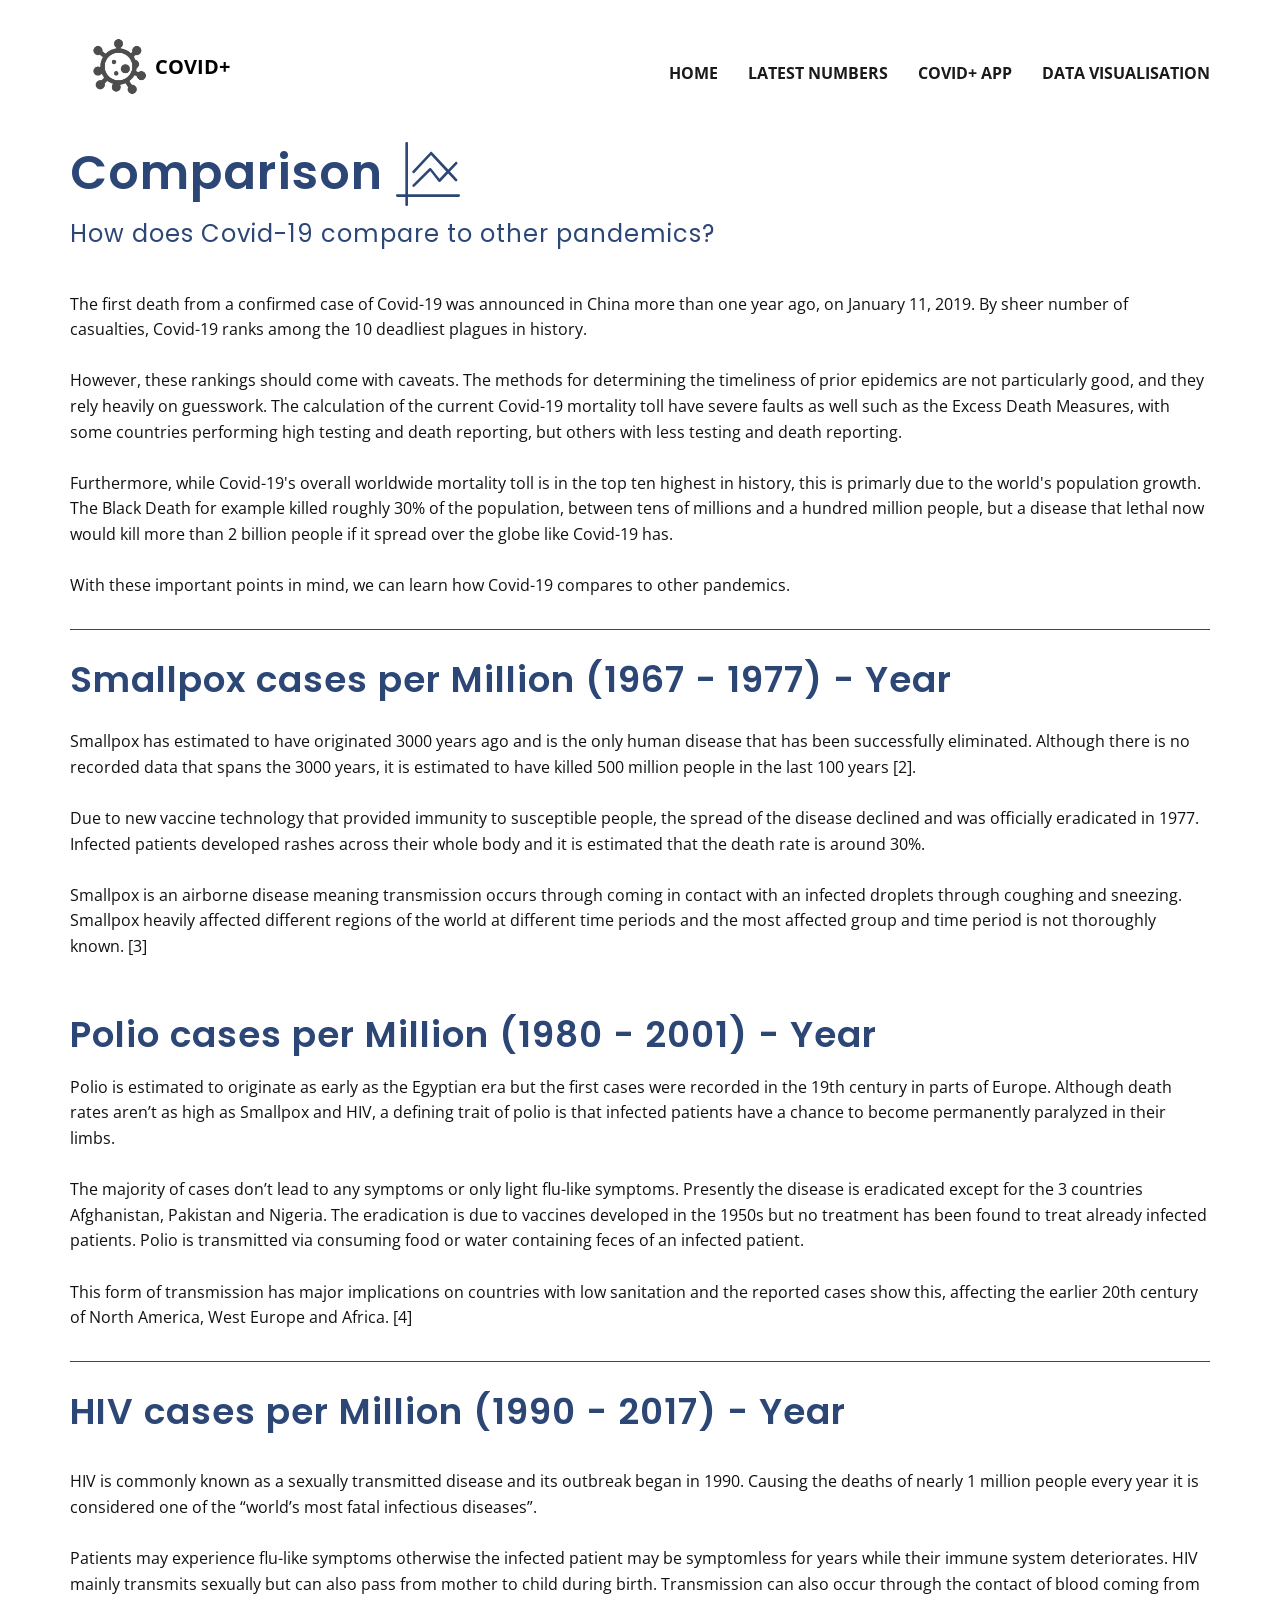
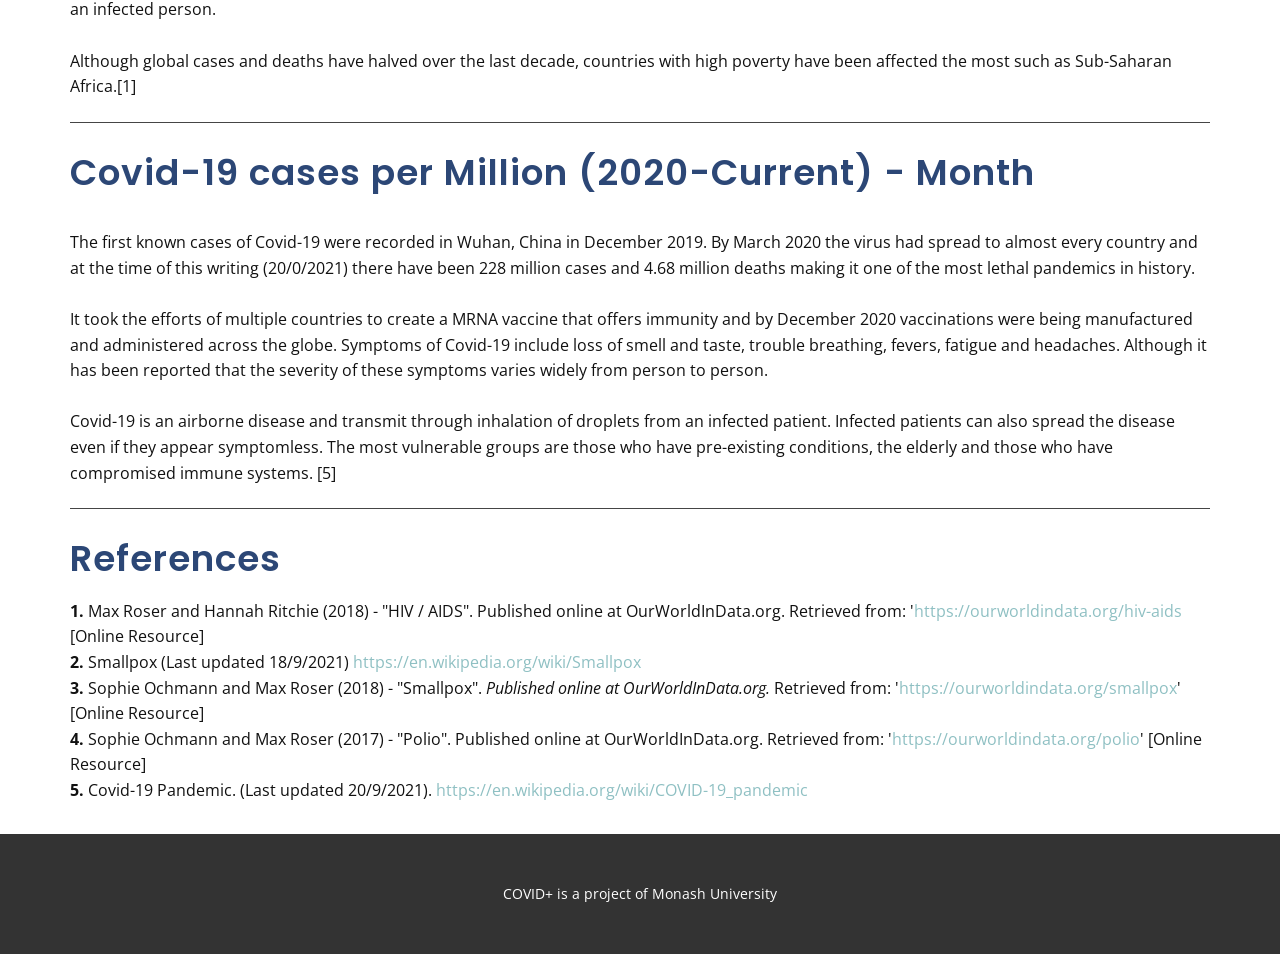
<file: Website/Comp.html>
<!DOCTYPE html>
<html style="font-size: 16px;">
  <head>
    <meta name="viewport" content="width=device-width, initial-scale=1.0">
    <meta charset="utf-8">
    <meta name="keywords" content="">
    <meta name="description" content="">
    <meta name="page_type" content="np-template-header-footer-from-plugin">
    <title>Covid+</title>
    <link rel="icon" href="images/logo.ico">
    <link rel="stylesheet" href="nicepage.css" media="screen">
<link rel="stylesheet" href="Comp.css" media="screen">
    <script class="u-script" type="text/javascript" src="jquery.js" defer=""></script>
    <script class="u-script" type="text/javascript" src="nicepage.js" defer=""></script>
    <meta name="generator" content="Nicepage 3.23.2, nicepage.com">
    <link id="u-theme-google-font" rel="stylesheet" href="https://fonts.googleapis.com/css?family=Open+Sans:300,300i,400,400i,600,600i,700,700i,800,800i|Poppins:100,100i,200,200i,300,300i,400,400i,500,500i,600,600i,700,700i,800,800i,900,900i">
    <link id="u-page-google-font" rel="stylesheet" href="https://fonts.googleapis.com/css?family=Poppins:100,100i,200,200i,300,300i,400,400i,500,500i,600,600i,700,700i,800,800i,900,900i">
    
    
    
    
    
    
    
    <script type="application/ld+json">{
		"@context": "http://schema.org",
		"@type": "Organization",
		"name": "COVID+",
		"logo": "images/logo.png"
}</script>
    <meta name="theme-color" content="#8fc0c3">
    <meta property="og:title" content="Comp">
    <meta property="og:description" content="">
    <meta property="og:type" content="website">
  </head>
  <body class="u-body"><header class="u-clearfix u-header u-header" id="sec-a0d2"><div class="u-clearfix u-sheet u-sheet-1">
        <a href="Home.html" class="u-image u-logo u-opacity u-opacity-70 u-image-1" data-image-width="540" data-image-height="540">
          <img src="images/logo.png" class="u-logo-image u-logo-image-1">
        </a>
        <nav class="u-menu u-menu-dropdown u-offcanvas u-menu-1">
          <div class="menu-collapse" style="font-size: 1rem; letter-spacing: 0px; font-weight: 700; text-transform: uppercase;">
            <a class="u-button-style u-custom-active-border-color u-custom-active-color u-custom-border u-custom-border-color u-custom-borders u-custom-hover-border-color u-custom-hover-color u-custom-left-right-menu-spacing u-custom-padding-bottom u-custom-text-active-color u-custom-text-color u-custom-text-hover-color u-custom-top-bottom-menu-spacing u-nav-link u-text-active-palette-1-base u-text-hover-palette-2-base" href="#">
              <svg><use xmlns:xlink="http://www.w3.org/1999/xlink" xlink:href="#menu-hamburger"></use></svg>
              <svg version="1.1" xmlns="http://www.w3.org/2000/svg" xmlns:xlink="http://www.w3.org/1999/xlink"><defs><symbol id="menu-hamburger" viewBox="0 0 16 16" style="width: 16px; height: 16px;"><rect y="1" width="16" height="2"></rect><rect y="7" width="16" height="2"></rect><rect y="13" width="16" height="2"></rect>
</symbol>
</defs></svg>
            </a>
          </div>
          <div class="u-custom-menu u-nav-container">
            <ul class="u-nav u-spacing-30 u-unstyled u-nav-1"><li class="u-nav-item"><a class="u-border-4 u-border-active-palette-4-base u-border-hover-palette-4-base u-border-no-left u-border-no-right u-border-no-top u-button-style u-nav-link u-text-active-grey-90 u-text-grey-90 u-text-hover-grey-90" href="Home.html#carousel_64c8" data-page-id="2976025967" style="padding: 10px 0px;">Home</a>
</li><li class="u-nav-item"><a class="u-border-4 u-border-active-palette-4-base u-border-hover-palette-4-base u-border-no-left u-border-no-right u-border-no-top u-button-style u-nav-link u-text-active-grey-90 u-text-grey-90 u-text-hover-grey-90" href="Home.html#carousel_faf8" data-page-id="2976025967" style="padding: 10px 0px;">Latest Numbers</a>
</li><li class="u-nav-item"><a class="u-border-4 u-border-active-palette-4-base u-border-hover-palette-4-base u-border-no-left u-border-no-right u-border-no-top u-button-style u-nav-link u-text-active-grey-90 u-text-grey-90 u-text-hover-grey-90" href="App.html" style="padding: 10px 0px;">COVID+ App</a>
</li><li class="u-nav-item"><a class="u-border-4 u-border-active-palette-4-base u-border-hover-palette-4-base u-border-no-left u-border-no-right u-border-no-top u-button-style u-nav-link u-text-active-grey-90 u-text-grey-90 u-text-hover-grey-90" href="Home.html#sec-1c38" data-page-id="2976025967" style="padding: 10px 0px;">Data Visualisation</a>
</li></ul>
          </div>
          <div class="u-custom-menu u-nav-container-collapse">
            <div class="u-black u-container-style u-inner-container-layout u-opacity u-opacity-95 u-sidenav">
              <div class="u-sidenav-overflow">
                <div class="u-menu-close"></div>
                <ul class="u-align-center u-nav u-popupmenu-items u-unstyled u-nav-2"><li class="u-nav-item"><a class="u-button-style u-nav-link" href="Home.html#carousel_64c8" data-page-id="2976025967" style="padding: 10px 0px;">Home</a>
</li><li class="u-nav-item"><a class="u-button-style u-nav-link" href="Home.html#carousel_faf8" data-page-id="2976025967" style="padding: 10px 0px;">Latest Numbers</a>
</li><li class="u-nav-item"><a class="u-button-style u-nav-link" href="App.html" style="padding: 10px 0px;">COVID+ App</a>
</li><li class="u-nav-item"><a class="u-button-style u-nav-link" href="Home.html#sec-1c38" data-page-id="2976025967" style="padding: 10px 0px;">Data Visualisation</a>
</li></ul>
              </div>
            </div>
            <div class="u-black u-menu-overlay u-opacity u-opacity-70"></div>
          </div>
        </nav>
        <p class="u-align-left u-text u-text-black u-text-1">
          <span style="font-size: 20px;"><b>COVID+</b>
          </span>
        </p>
      </div></header>
    <section class="u-clearfix u-section-1" id="sec-e9eb">
      <div class="u-clearfix u-sheet u-sheet-1">
        <h2 class="u-align-left u-custom-font u-text u-text-palette-4-base u-text-1">Comparison<br>
          <span style="font-size: 1.5rem; font-weight: normal;">How does Covid-19 compare to other pandemics?</span>
        </h2><span class="u-hidden-xs u-icon u-icon-circle u-text-palette-4-base u-icon-1"><svg class="u-svg-link" preserveAspectRatio="xMidYMin slice" viewBox="0 0 388.8 388.8" style=""><use xmlns:xlink="http://www.w3.org/1999/xlink" xlink:href="#svg-72f9"></use></svg><svg class="u-svg-content" viewBox="0 0 388.8 388.8" x="0px" y="0px" id="svg-72f9" style="enable-background:new 0 0 388.8 388.8;"><g><g><path d="M380.8,317.6h-308V8c0-4.8-3.2-8-8-8c-4.8,0-8,3.2-8,8v309.6H8c-4.8,0-8,3.2-8,8s3.2,8,8,8h48.8v47.2c0,4.8,3.2,8,8,8    c4.8,0,8-3.2,8-8v-47.2h308c4.8,0,8-3.2,8-8S384.8,317.6,380.8,317.6z"></path>
</g>
</g><g><g><path d="M328,179.2l43.2-45.6c3.2-3.2,3.2-8,0-11.2s-8-3.2-11.2,0l-42.4,44.8L219.2,61.6c-1.6-1.6-4-2.4-5.6-2.4    c-2.4,0-4,0.8-5.6,2.4L100.8,176c-3.2,3.2-3.2,8,0.8,11.2c3.2,3.2,8,3.2,11.2-0.8l100-108l92.8,100.8l-41.6,44l-49.6-62.4    c-1.6-1.6-3.2-3.2-5.6-3.2c-2.4,0-4.8,0.8-6.4,2.4l-100.8,99.2c-3.2,3.2-3.2,8,0,11.2c1.6,1.6,4,2.4,5.6,2.4c2.4,0,4-0.8,5.6-2.4    l95.2-93.6l49.6,63.2c1.6,1.6,4,3.2,5.6,3.2c2.4,0,4.8-0.8,6.4-2.4l47.2-49.6l42.4,46.4c1.6,1.6,4,2.4,5.6,2.4    c1.6,0,4-0.8,5.6-2.4c3.2-3.2,3.2-8,0.8-11.2L328,179.2z"></path>
</g>
</g></svg></span>
        <p class="u-text u-text-2">The first death from a confirmed case of Covid-19 was announced in China more than one year ago, on January 11, 2019. By sheer number of casualties, Covid-19 ranks among the 10 deadliest plagues in history.&nbsp;<br>
          <br>However, these rankings should come with caveats. The methods for determining the timeliness of prior epidemics are not particularly good, and they rely heavily on guesswork. The calculation of the current Covid-19 mortality toll have severe faults as well such as the Excess Death Measures, with some countries performing high testing and death reporting, but others with less testing and death reporting.&nbsp;<br>
          <br>Furthermore, while Covid-19's overall worldwide mortality toll is in the top ten highest in history, this is primarly due to the world's population growth. The Black Death for example killed roughly 30% of the population, between tens of millions and a hundred million people, but a disease that lethal now would kill more than 2 billion people if it spread over the globe like Covid-19 has.&nbsp;<br>
          <br>With these important points in mind, we can learn how Covid-19 compares to other pandemics.&nbsp;<br>
        </p>
        <div class="u-border-1 u-border-grey-dark-1 u-expanded-width u-line u-line-horizontal u-line-1"></div>
      </div>
    </section>
    <section class="u-clearfix u-section-2" id="sec-f3fd">
      <div class="u-clearfix u-sheet u-sheet-1">
        <h2 class="u-align-left u-custom-font u-text u-text-palette-4-base u-text-1">Smallpox cases per Million (1967 - 1977) - Year</h2>
        <div class='tableauPlaceholder' id='viz1632407201182' style='position: relative'><noscript><a href='#'><img alt='Smallpox_Dashboard ' src='https:&#47;&#47;public.tableau.com&#47;static&#47;images&#47;Ne&#47;NewCasesofSmallpoxperMillionYear&#47;Smallpox_Dashboard&#47;1_rss.png' style='border: none' /></a></noscript><object class='tableauViz'  style='display:none;'><param name='host_url' value='https%3A%2F%2Fpublic.tableau.com%2F' /> <param name='embed_code_version' value='3' /> <param name='site_root' value='' /><param name='name' value='NewCasesofSmallpoxperMillionYear&#47;Smallpox_Dashboard' /><param name='tabs' value='no' /><param name='toolbar' value='yes' /><param name='static_image' value='https:&#47;&#47;public.tableau.com&#47;static&#47;images&#47;Ne&#47;NewCasesofSmallpoxperMillionYear&#47;Smallpox_Dashboard&#47;1.png' /> <param name='animate_transition' value='yes' /><param name='display_static_image' value='yes' /><param name='display_spinner' value='yes' /><param name='display_overlay' value='yes' /><param name='display_count' value='yes' /><param name='language' value='en-US' /><param name='filter' value='publish=yes' /></object></div>                <script type='text/javascript'>                    var divElement = document.getElementById('viz1632407201182');                    var vizElement = divElement.getElementsByTagName('object')[0];                    if ( divElement.offsetWidth > 800 ) { vizElement.style.width='100%';vizElement.style.height=(divElement.offsetWidth*0.75)+'px';} else if ( divElement.offsetWidth > 500 ) { vizElement.style.width='100%';vizElement.style.height=(divElement.offsetWidth*0.75)+'px';} else { vizElement.style.width='100%';vizElement.style.height='727px';}                     var scriptElement = document.createElement('script');                    scriptElement.src = 'https://public.tableau.com/javascripts/api/viz_v1.js';                    vizElement.parentNode.insertBefore(scriptElement, vizElement);                </script>
        <p class="u-text u-text-2">Smallpox has estimated to have originated 3000 years ago and is the only
              human disease that has been successfully eliminated. Although there is no
              recorded data that spans the 3000 years, it is estimated to have killed 500
              million people in the last 100 years [2].&nbsp;<br>
          <br>Due to new vaccine technology that
              provided immunity to susceptible people, the spread of the disease declined and
              was officially eradicated in 1977. Infected patients developed rashes across
              their whole body and it is estimated that the death rate is around 30%.&nbsp;<br>
          <br>Smallpox is an airborne disease meaning transmission occurs through coming in
              contact with an infected droplets through coughing and sneezing. Smallpox
              heavily affected different regions of the world at different time periods and the
              most affected group and time period is not thoroughly known. [3]&nbsp;&nbsp;<br>
          <br>
        </p>
      </div>
    </section>
    <section class="u-clearfix u-section-3" id="sec-aebf">
      <div class="u-clearfix u-sheet u-sheet-1">
        <h2 class="u-align-left u-custom-font u-text u-text-palette-4-base u-text-1">Polio cases per Million (1980 - 2001) - Year</h2>
        <div class='tableauPlaceholder' id='viz1632407214230' style='position: relative'><noscript><a href='#'><img alt='Polio_Dashboard ' src='https:&#47;&#47;public.tableau.com&#47;static&#47;images&#47;Ne&#47;NewCasesofPolioperMillionYear&#47;Polio_Dashboard&#47;1_rss.png' style='border: none' /></a></noscript><object class='tableauViz'  style='display:none;'><param name='host_url' value='https%3A%2F%2Fpublic.tableau.com%2F' /> <param name='embed_code_version' value='3' /> <param name='site_root' value='' /><param name='name' value='NewCasesofPolioperMillionYear&#47;Polio_Dashboard' /><param name='tabs' value='no' /><param name='toolbar' value='yes' /><param name='static_image' value='https:&#47;&#47;public.tableau.com&#47;static&#47;images&#47;Ne&#47;NewCasesofPolioperMillionYear&#47;Polio_Dashboard&#47;1.png' /> <param name='animate_transition' value='yes' /><param name='display_static_image' value='yes' /><param name='display_spinner' value='yes' /><param name='display_overlay' value='yes' /><param name='display_count' value='yes' /><param name='language' value='en-US' /><param name='filter' value='publish=yes' /></object></div>                <script type='text/javascript'>                    var divElement = document.getElementById('viz1632407214230');                    var vizElement = divElement.getElementsByTagName('object')[0];                    if ( divElement.offsetWidth > 800 ) { vizElement.style.width='100%';vizElement.style.height=(divElement.offsetWidth*0.75)+'px';} else if ( divElement.offsetWidth > 500 ) { vizElement.style.width='100%';vizElement.style.height=(divElement.offsetWidth*0.75)+'px';} else { vizElement.style.width='100%';vizElement.style.height='727px';}                     var scriptElement = document.createElement('script');                    scriptElement.src = 'https://public.tableau.com/javascripts/api/viz_v1.js';                    vizElement.parentNode.insertBefore(scriptElement, vizElement);                </script>
        <p class="u-text u-text-2"><b></b> Polio is estimated to originate as early as the Egyptian era but the
              first cases were recorded in the 19th century in parts of Europe. Although
              death rates aren’t as high as Smallpox and HIV, a defining trait
              of polio is that infected patients have a chance to become permanently
              paralyzed in their limbs.&nbsp;<br>
          <br>The majority of cases don’t lead to any symptoms or
              only light flu-like symptoms. Presently the disease is eradicated except for
              the 3 countries Afghanistan, Pakistan and Nigeria.&nbsp;The eradication is due to
              vaccines developed in the 1950s but no treatment has been found to treat
              already infected patients. Polio is transmitted via consuming food or water
              containing feces of an infected patient.&nbsp;<br>
          <br>This form of transmission has major
              implications on countries with low sanitation and the reported cases show this,
              affecting the earlier 20th century of North America, West Europe and
              Africa. [4]
        </p>
        <div class="u-border-1 u-border-grey-dark-1 u-expanded-width u-line u-line-horizontal u-line-1"></div>
      </div>
    </section>
    <section class="u-clearfix u-section-4" id="carousel_7dd4">
      <div class="u-clearfix u-sheet u-sheet-1">
        <h2 class="u-align-left u-custom-font u-text u-text-palette-4-base u-text-1">HIV cases per Million (1990 - 2017) - Year</h2>
        <div class='tableauPlaceholder' id='viz1632407116954' style='position: relative'><noscript><a href='#'><img alt='HIV_Dashboard ' src='https:&#47;&#47;public.tableau.com&#47;static&#47;images&#47;Ne&#47;NewCasesofHIVperMillionYear&#47;HIV_Dashboard&#47;1_rss.png' style='border: none' /></a></noscript><object class='tableauViz'  style='display:none;'><param name='host_url' value='https%3A%2F%2Fpublic.tableau.com%2F' /> <param name='embed_code_version' value='3' /> <param name='site_root' value='' /><param name='name' value='NewCasesofHIVperMillionYear&#47;HIV_Dashboard' /><param name='tabs' value='no' /><param name='toolbar' value='yes' /><param name='static_image' value='https:&#47;&#47;public.tableau.com&#47;static&#47;images&#47;Ne&#47;NewCasesofHIVperMillionYear&#47;HIV_Dashboard&#47;1.png' /> <param name='animate_transition' value='yes' /><param name='display_static_image' value='yes' /><param name='display_spinner' value='yes' /><param name='display_overlay' value='yes' /><param name='display_count' value='yes' /><param name='language' value='en-US' /><param name='filter' value='publish=yes' /></object></div>                <script type='text/javascript'>                    var divElement = document.getElementById('viz1632407116954');                    var vizElement = divElement.getElementsByTagName('object')[0];                    if ( divElement.offsetWidth > 800 ) { vizElement.style.width='100%';vizElement.style.height=(divElement.offsetWidth*0.75)+'px';} else if ( divElement.offsetWidth > 500 ) { vizElement.style.width='100%';vizElement.style.height=(divElement.offsetWidth*0.75)+'px';} else { vizElement.style.width='100%';vizElement.style.height='727px';}                     var scriptElement = document.createElement('script');                    scriptElement.src = 'https://public.tableau.com/javascripts/api/viz_v1.js';                    vizElement.parentNode.insertBefore(scriptElement, vizElement);                </script>
        <p class="u-text u-text-2"><b></b> HIV is commonly known as a sexually transmitted disease and its outbreak
              began in 1990. Causing the deaths of nearly 1 million people every year it is
              considered one of the “world’s most fatal infectious diseases”.&nbsp;<br>
                        <br>Patients may
              experience flu-like symptoms otherwise the infected patient may be symptomless
              for years while their immune system deteriorates. HIV mainly transmits sexually
              but can also pass from mother to child during birth. Transmission can also
              occur through the contact of blood coming from an infected person.&nbsp;<br>
                        <br>Although
              global cases and deaths have halved over the last decade, countries with high
              poverty have been affected the most such as Sub-Saharan Africa.[1]
        </p>
        <div class="u-border-1 u-border-grey-dark-1 u-expanded-width u-line u-line-horizontal u-line-1"></div>
      </div>
    </section>
    <section class="u-clearfix u-section-5" id="carousel_a8b6">
      <div class="u-clearfix u-sheet u-sheet-1">
        <h2 class="u-align-left u-custom-font u-text u-text-palette-4-base u-text-1">Covid-19 cases per Million (2020-Current) - Month</h2>
        <div class='tableauPlaceholder' id='viz1632407225494' style='position: relative'><noscript><a href='#'><img alt='Covid-19_Dashboard ' src='https:&#47;&#47;public.tableau.com&#47;static&#47;images&#47;Ne&#47;NewCasesofCovid-19perMillionMonth&#47;Covid-19_Dashboard&#47;1_rss.png' style='border: none' /></a></noscript><object class='tableauViz'  style='display:none;'><param name='host_url' value='https%3A%2F%2Fpublic.tableau.com%2F' /> <param name='embed_code_version' value='3' /> <param name='site_root' value='' /><param name='name' value='NewCasesofCovid-19perMillionMonth&#47;Covid-19_Dashboard' /><param name='tabs' value='no' /><param name='toolbar' value='yes' /><param name='static_image' value='https:&#47;&#47;public.tableau.com&#47;static&#47;images&#47;Ne&#47;NewCasesofCovid-19perMillionMonth&#47;Covid-19_Dashboard&#47;1.png' /> <param name='animate_transition' value='yes' /><param name='display_static_image' value='yes' /><param name='display_spinner' value='yes' /><param name='display_overlay' value='yes' /><param name='display_count' value='yes' /><param name='language' value='en-US' /><param name='filter' value='publish=yes' /></object></div>                <script type='text/javascript'>                    var divElement = document.getElementById('viz1632407225494');                    var vizElement = divElement.getElementsByTagName('object')[0];                    if ( divElement.offsetWidth > 800 ) { vizElement.style.width='100%';vizElement.style.height=(divElement.offsetWidth*0.75)+'px';} else if ( divElement.offsetWidth > 500 ) { vizElement.style.width='100%';vizElement.style.height=(divElement.offsetWidth*0.75)+'px';} else { vizElement.style.width='100%';vizElement.style.height='727px';}                     var scriptElement = document.createElement('script');                    scriptElement.src = 'https://public.tableau.com/javascripts/api/viz_v1.js';                    vizElement.parentNode.insertBefore(scriptElement, vizElement);                </script>
        <p class="u-text u-text-2"><b></b> The first known cases of Covid-19 were recorded in Wuhan, China in
              December 2019. By March 2020 the virus had spread to almost every country and
              at the time of this writing (20/0/2021) there have been 228 million cases and
              4.68 million deaths making it one of the most lethal pandemics in history.&nbsp;<br>
                        <br>It
              took the efforts of multiple countries to create a MRNA vaccine that offers
              immunity and by December 2020 vaccinations were being manufactured and
              administered across the globe. Symptoms of Covid-19 include loss of smell and
              taste, trouble breathing, fevers, fatigue and headaches. Although it has been
              reported that the severity of these symptoms varies widely from person to
              person.&nbsp;<br>
                        <br>Covid-19 is an airborne disease and transmit through inhalation of
              droplets from an infected patient. Infected patients can also spread the
              disease even if they appear symptomless. The most vulnerable groups are those
              who have pre-existing conditions, the elderly and those who have compromised
              immune systems. [5]
        </p>
        <div class="u-border-1 u-border-grey-dark-1 u-expanded-width u-line u-line-horizontal u-line-1"></div>
      </div>
    </section>
    <section class="u-clearfix u-section-6" id="sec-91ec">
      <div class="u-clearfix u-sheet u-valign-middle u-sheet-1">
        <h2 class="u-align-left u-custom-font u-text u-text-palette-4-base u-text-1">References</h2>
        <p class="u-text u-text-2"><b></b><b>1. </b>Max Roser and Hannah Ritchie (2018) - "HIV / AIDS". Published online at OurWorldInData.org. Retrieved from: '<a href="https://ourworldindata.org/hiv-aids" class="u-active-none u-border-none u-btn u-button-link u-button-style u-hover-none u-none u-text-palette-1-base u-btn-1" target="_blank">https://ourworldindata.org/hiv-aids</a> [Online Resource]&nbsp;<br><b>2.</b> Smallpox (Last updated 18/9/2021) <a href="https://en.wikipedia.org/wiki/Smallpox" class="u-active-none u-border-none u-btn u-button-link u-button-style u-hover-none u-none u-text-palette-1-base u-btn-2" target="_blank">https://en.wikipedia.org/wiki/Smallpox</a>&nbsp;<br><b>3. </b>Sophie Ochmann and Max Roser (2018) - "Smallpox". <i>Published online at OurWorldInData.org.</i> Retrieved from: '<a href="https://ourworldindata.org/smallpox" class="u-active-none u-border-none u-btn u-button-link u-button-style u-hover-none u-none u-text-palette-1-base u-btn-3">https://ourworldindata.org/smallpox</a>' [Online Resource]<br><b>4.</b> Sophie Ochmann and Max Roser (2017) - "Polio". Published online at OurWorldInData.org. Retrieved from: '<a href="https://ourworldindata.org/polio" class="u-active-none u-border-none u-btn u-button-link u-button-style u-hover-none u-none u-text-palette-1-base u-btn-4">https://ourworldindata.org/polio</a>' [Online Resource]&nbsp;<br><b>5.</b> Covid-19
              Pandemic. (Last updated 20/9/2021). <a href="https://en.wikipedia.org/wiki/COVID-19_pandemic" class="u-active-none u-border-none u-btn u-button-link u-button-style u-hover-none u-none u-text-palette-1-base u-btn-5" target="_blank">https://en.wikipedia.org/wiki/COVID-19_pandemic</a>
        </p>
      </div>
    </section>
    
    
    <footer class="u-align-center u-clearfix u-footer u-grey-80 u-footer" id="sec-bbe0"><div class="u-clearfix u-sheet u-sheet-1">
        <p class="u-small-text u-text u-text-variant u-text-1">COVID+ is a project of Monash University</p>
      </div></footer>
  </body>
</html>
</file>
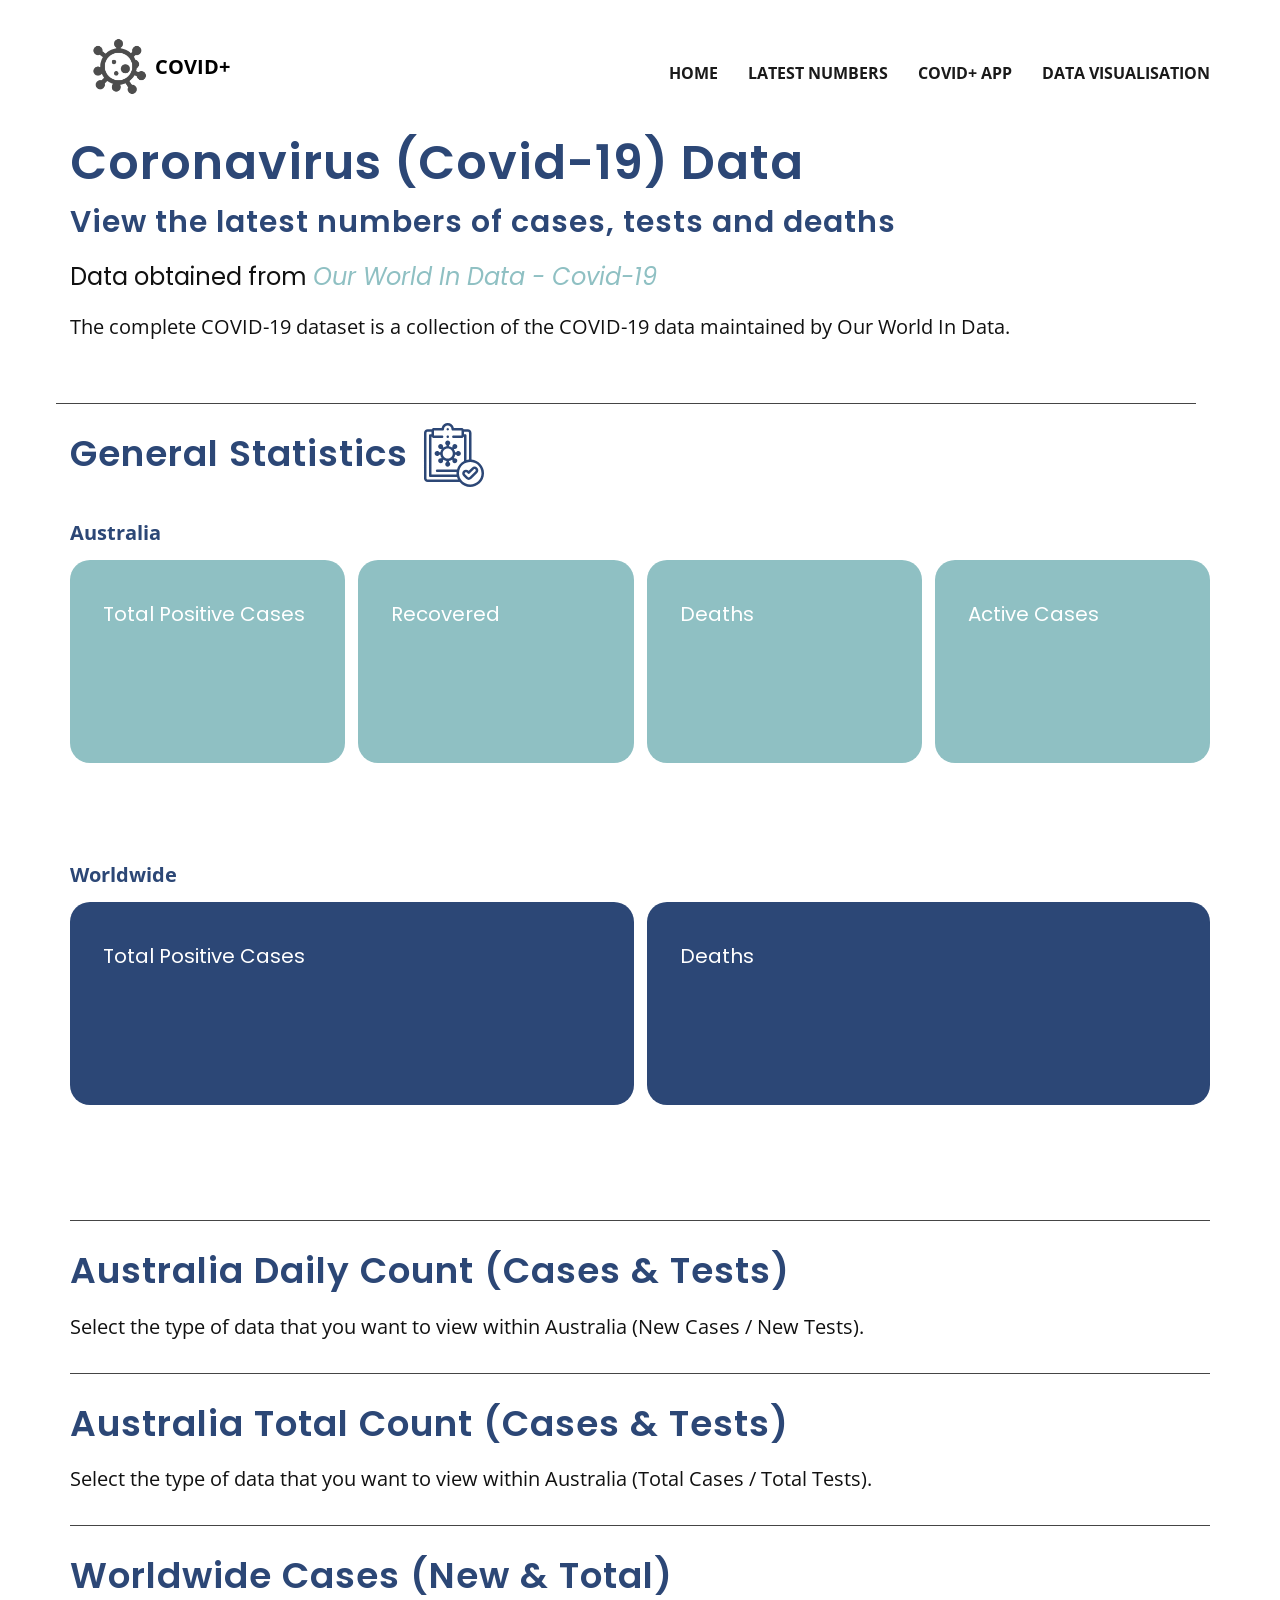
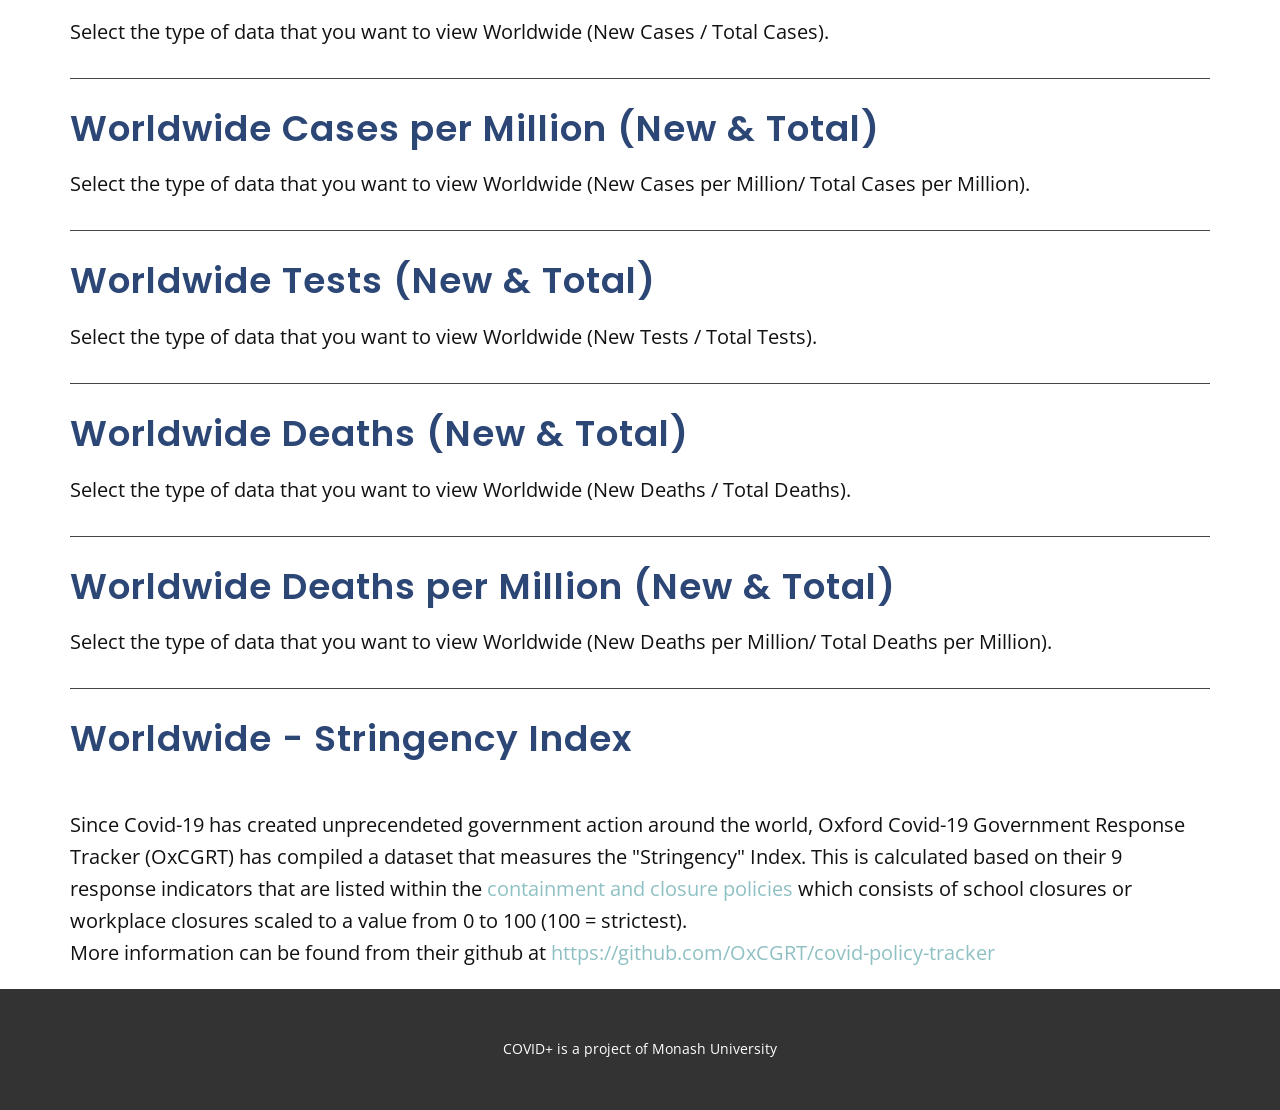
<file: Website/Data.html>
<!DOCTYPE html>
<html style="font-size: 16px;">
  <head>
    <meta name="viewport" content="width=device-width, initial-scale=1.0">
    <meta charset="utf-8">
    <meta name="keywords" content="">
    <meta name="description" content="">
    <meta name="page_type" content="np-template-header-footer-from-plugin">
    <title>Covid+</title>
    <link rel="icon" href="images/logo.ico">
    <link rel="stylesheet" href="nicepage.css" media="screen">
<link rel="stylesheet" href="Data.css" media="screen">
    <script class="u-script" type="text/javascript" src="jquery.js" defer=""></script>
    <script class="u-script" type="text/javascript" src="nicepage.js" defer=""></script>
    <meta name="generator" content="Nicepage 3.23.2, nicepage.com">
    <link id="u-theme-google-font" rel="stylesheet" href="https://fonts.googleapis.com/css?family=Open+Sans:300,300i,400,400i,600,600i,700,700i,800,800i|Poppins:100,100i,200,200i,300,300i,400,400i,500,500i,600,600i,700,700i,800,800i,900,900i">
    <link id="u-page-google-font" rel="stylesheet" href="https://fonts.googleapis.com/css?family=Poppins:100,100i,200,200i,300,300i,400,400i,500,500i,600,600i,700,700i,800,800i,900,900i">
    
    
    <script class="u-script" type="text/javascript" src="stats.js" defer=""></script> 
    
    
    
    <script type="application/ld+json">{
		"@context": "http://schema.org",
		"@type": "Organization",
		"name": "COVID+",
		"logo": "images/logo.png"
}</script>
    <meta name="theme-color" content="#8fc0c3">
    <meta property="og:title" content="Data">
    <meta property="og:description" content="">
    <meta property="og:type" content="website">
  </head>
  <body class="u-body"><header class="u-clearfix u-header u-header" id="sec-a0d2"><div class="u-clearfix u-sheet u-sheet-1">
        <a href="Home.html" class="u-image u-logo u-opacity u-opacity-70 u-image-1" data-image-width="540" data-image-height="540">
          <img src="images/logo.png" class="u-logo-image u-logo-image-1">
        </a>
        <nav class="u-menu u-menu-dropdown u-offcanvas u-menu-1">
          <div class="menu-collapse" style="font-size: 1rem; letter-spacing: 0px; font-weight: 700; text-transform: uppercase;">
            <a class="u-button-style u-custom-active-border-color u-custom-active-color u-custom-border u-custom-border-color u-custom-borders u-custom-hover-border-color u-custom-hover-color u-custom-left-right-menu-spacing u-custom-padding-bottom u-custom-text-active-color u-custom-text-color u-custom-text-hover-color u-custom-top-bottom-menu-spacing u-nav-link u-text-active-palette-1-base u-text-hover-palette-2-base" href="#">
              <svg><use xmlns:xlink="http://www.w3.org/1999/xlink" xlink:href="#menu-hamburger"></use></svg>
              <svg version="1.1" xmlns="http://www.w3.org/2000/svg" xmlns:xlink="http://www.w3.org/1999/xlink"><defs><symbol id="menu-hamburger" viewBox="0 0 16 16" style="width: 16px; height: 16px;"><rect y="1" width="16" height="2"></rect><rect y="7" width="16" height="2"></rect><rect y="13" width="16" height="2"></rect>
</symbol>
</defs></svg>
            </a>
          </div>
          <div class="u-custom-menu u-nav-container">
            <ul class="u-nav u-spacing-30 u-unstyled u-nav-1"><li class="u-nav-item"><a class="u-border-4 u-border-active-palette-4-base u-border-hover-palette-4-base u-border-no-left u-border-no-right u-border-no-top u-button-style u-nav-link u-text-active-grey-90 u-text-grey-90 u-text-hover-grey-90" href="Home.html#carousel_64c8" data-page-id="2976025967" style="padding: 10px 0px;">Home</a>
</li><li class="u-nav-item"><a class="u-border-4 u-border-active-palette-4-base u-border-hover-palette-4-base u-border-no-left u-border-no-right u-border-no-top u-button-style u-nav-link u-text-active-grey-90 u-text-grey-90 u-text-hover-grey-90" href="Home.html#carousel_faf8" data-page-id="2976025967" style="padding: 10px 0px;">Latest Numbers</a>
</li><li class="u-nav-item"><a class="u-border-4 u-border-active-palette-4-base u-border-hover-palette-4-base u-border-no-left u-border-no-right u-border-no-top u-button-style u-nav-link u-text-active-grey-90 u-text-grey-90 u-text-hover-grey-90" href="App.html" style="padding: 10px 0px;">COVID+ App</a>
</li><li class="u-nav-item"><a class="u-border-4 u-border-active-palette-4-base u-border-hover-palette-4-base u-border-no-left u-border-no-right u-border-no-top u-button-style u-nav-link u-text-active-grey-90 u-text-grey-90 u-text-hover-grey-90" href="Home.html#sec-1c38" data-page-id="2976025967" style="padding: 10px 0px;">Data Visualisation</a>
</li></ul>
          </div>
          <div class="u-custom-menu u-nav-container-collapse">
            <div class="u-black u-container-style u-inner-container-layout u-opacity u-opacity-95 u-sidenav">
              <div class="u-sidenav-overflow">
                <div class="u-menu-close"></div>
                <ul class="u-align-center u-nav u-popupmenu-items u-unstyled u-nav-2"><li class="u-nav-item"><a class="u-button-style u-nav-link" href="Home.html#carousel_64c8" data-page-id="2976025967" style="padding: 10px 0px;">Home</a>
</li><li class="u-nav-item"><a class="u-button-style u-nav-link" href="Home.html#carousel_faf8" data-page-id="2976025967" style="padding: 10px 0px;">Latest Numbers</a>
</li><li class="u-nav-item"><a class="u-button-style u-nav-link" href="App.html" style="padding: 10px 0px;">COVID+ App</a>
</li><li class="u-nav-item"><a class="u-button-style u-nav-link" href="Home.html#sec-1c38" data-page-id="2976025967" style="padding: 10px 0px;">Data Visualisation</a>
</li></ul>
              </div>
            </div>
            <div class="u-black u-menu-overlay u-opacity u-opacity-70"></div>
          </div>
        </nav>
        <p class="u-align-left u-text u-text-black u-text-1">
          <span style="font-size: 20px;"><b>COVID+</b>
          </span>
        </p>
      </div></header>
  <!-- COVID-19 GENERAL INFORMATION -->
    <section class="u-clearfix u-section-1" id="sec-9f9c">
      <div class="u-clearfix u-sheet u-sheet-1">
        <h2 class="u-align-left u-custom-font u-text u-text-palette-4-base u-text-1">Coronavirus (Covid-19) Data<br>
          <span style="font-size: 1.875rem;">View the latest numbers of cases, tests and deaths</span>
        </h2>
        <h3 class="u-align-left u-text u-text-2">Data obtained from <a href="https://github.com/owid/covid-19-data/blob/master/public/data/README.md#data-on-covid-19-coronavirus-by-our-world-in-data" class="u-active-none u-border-none u-btn u-button-link u-button-style u-hover-none u-none u-text-palette-1-base u-btn-1" target="_blank">Our World In Data - Covid-19<br>
          </a>
        </h3>
        <p class="u-align-left u-large-text u-text u-text-variant u-text-3"> The complete COVID-19 dataset is a collection of the COVID-19 data maintained by Our World In Data.<br>
        </p>
      </div>
    </section>
    <section class="u-clearfix u-section-2" id="sec-8720">
      <div class="u-clearfix u-sheet u-valign-bottom-md u-valign-middle-xl u-sheet-1">
        <div class="u-border-1 u-border-grey-dark-1 u-line u-line-horizontal u-line-1"></div>
        <h2 class="u-align-left u-custom-font u-text u-text-palette-4-base u-text-1">General Statistics</h2><span class="u-icon u-icon-circle u-text-palette-4-base u-icon-1"><svg class="u-svg-link" preserveAspectRatio="xMidYMin slice" viewBox="0 0 511.634 511.634" style=""><use xmlns:xlink="http://www.w3.org/1999/xlink" xlink:href="#svg-9fa9"></use></svg><svg class="u-svg-content" viewBox="0 0 511.634 511.634" id="svg-9fa9"><g><g><path d="m205.821 59.788c13.268-.528 13.258-19.477 0-20h-.007c-13.268.53-13.251 19.479.007 20z"></path><path d="m163.396 174.077-.005-.005c-7.81-7.81-20.471-7.808-28.282.002-14.357 14.637-.302 38.583 19.323 33.466l2.496 2.496c-5.152 7.228-8.743 15.643-10.277 24.746h-8.504c-3.458-5.978-9.921-10-17.324-10h-.007c-11.045 0-19.996 8.954-19.996 20 .203 20.545 27.12 27.461 37.328 10h8.504c1.534 9.104 5.125 17.518 10.277 24.747l-2.496 2.496c-6.998-1.87-14.77.139-19.978 5.868l-.005.005c-7.43 8.173-6.825 20.819 1.348 28.25 8.151 7.414 20.807 6.842 28.255-1.348 4.75-5.225 6.217-12.28 4.522-18.631l2.497-2.497c7.228 5.152 15.643 8.743 24.746 10.277v8.503c-5.978 3.458-10 9.921-10 17.324v.007c0 11.045 8.954 19.996 20 19.996 20.545-.203 27.461-27.12 10-37.328v-8.503c9.104-1.534 17.519-5.125 24.747-10.277l2.497 2.497c-1.696 6.351-.229 13.406 4.522 18.631l.005.005c7.448 8.191 20.1 8.756 28.25 1.342 8.173-7.43 8.772-20.082 1.343-28.255-5.209-5.729-12.981-7.738-19.979-5.868l-2.495-2.495c5.152-7.229 8.744-15.643 10.277-24.747h8.503c3.458 5.978 9.921 10 17.324 10h.008c11.046 0 19.996-8.954 19.996-20-.203-20.545-27.12-27.461-37.328-10h-8.503c-1.534-9.104-5.125-17.518-10.277-24.747l2.496-2.496c6.818 1.794 14.096.015 19.322-5.179l.005-.005c7.81-7.811 7.808-20.471-.003-28.282-7.81-7.811-20.477-7.807-28.287.002-5.235 5.235-6.961 12.649-5.179 19.321l-2.496 2.496c-7.229-5.153-15.643-8.744-24.747-10.277v-8.503c5.978-3.458 10-9.921 10-17.324v-.007c0-11.045-8.954-19.996-20-19.996-20.545.203-27.461 27.12-10 37.328v8.503c-9.104 1.534-17.518 5.125-24.747 10.277l-2.496-2.496c1.78-6.671.054-14.085-5.18-19.319zm42.422 30.706c22.056 0 40 17.944 40 40-2.197 53.066-77.811 53.05-80 0 0-22.056 17.944-40 40-40z"></path><path d="m441.403 357.285c-11.164-11.638-31.258-11.637-42.424 0l-25.371 25.372-.955-.956c-11.697-11.695-30.729-11.695-42.424 0-11.695 11.696-11.695 30.727 0 42.423l22.167 22.167c11.697 11.695 30.727 11.695 42.424 0l46.583-46.583c11.638-11.164 11.638-31.257 0-42.423zm-14.142 28.281-46.583 46.583c-3.897 3.897-10.241 3.898-14.139 0l-22.167-22.167c-3.897-3.898-3.897-10.241 0-14.139 3.898-3.898 10.241-3.898 14.139 0l8.026 8.026c3.725 3.873 10.418 3.873 14.143 0l32.442-32.442c3.72-3.878 10.419-3.878 14.139 0 3.879 3.722 3.879 10.418 0 14.139z"></path><path d="m395.816 292.24v-212.453c0-16.542-13.458-30-30-30h-32.684c-3.463-5.973-9.928-10-17.315-10h-61.003c-11.778-53.07-86.238-53.032-97.994 0h-61.003c-7.387 0-13.852 4.026-17.315 10h-32.685c-16.542 0-30 13.458-30 30v362c0 16.542 13.458 30 30 30h255.206c64.93 78.676 194.336 33.259 194.793-70 0-57.282-44.014-104.479-100-109.547zm-20-212.453v212.453c-6.866.622-13.552 1.877-19.999 3.707v-196.16c0-5.523-4.478-10-10-10h-10v-20h29.999c5.514.001 10 4.487 10 10zm-214.995 20.001h-65.004v-40h69.999c5.523 0 10-4.477 10-10 1.649-39.804 58.363-39.786 60.003 0 0 5.523 4.477 10 10 10h69.999v40h-64.996c-13.268.528-13.258 19.477 0 20h64.996c7.388 0 13.853-4.027 17.316-10h2.684v194.035c-26.915 13.793-47.438 38.355-55.842 67.963h-159.16c-13.268.528-13.258 19.477 0 20h155.451c-.6 6.571-.601 13.43 0 20.001h-200.449v-302h2.683c3.463 5.974 9.928 10 17.316 10h65.004c13.268-.527 13.258-19.476 0-19.999zm-115.004 351.999c-5.514 0-10-4.486-10-10v-362c0-5.514 4.486-10 10-10h30v20h-9.999c-5.523 0-10 4.477-10 10v322c0 5.523 4.477 10 10 10h214.156c1.979 6.971 4.629 13.663 7.876 20zm339.999 40.002c-49.626 0-90-40.374-90-90 4.944-119.397 175.074-119.362 180 .001 0 49.625-40.374 89.999-90 89.999z"></path><path d="m205.825 99.788h-.007c-5.523 0-9.996 4.477-9.996 10 .528 13.263 19.479 13.263 20.003 0 0-5.523-4.477-10-10-10z"></path>
</g>

</g></svg></span>
        <p class="u-align-left u-text u-text-palette-4-base u-text-2">
          <span style="font-size: 20px;"><b>Australia</b>
          </span>
        </p>
        <div class="u-expanded-width u-layout-grid u-list u-list-1">
          <div class="u-repeater u-repeater-1">
            <div class="u-align-left u-container-style u-list-item u-palette-1-base u-radius-20 u-repeater-item u-shape-round u-list-item-1">
              <div class="u-container-layout u-similar-container u-valign-bottom-sm u-valign-bottom-xs u-container-layout-1">
                <h4 class="u-custom-font u-text u-text-3">Total Positive Cases</h4>
                <h1 class="u-text u-title u-text-4"><span id="cases"></span></h1>
                <p class="u-text u-text-5"><span id="new-cases"></span></p>
              </div>
            </div>
            <div class="u-align-left u-container-style u-list-item u-palette-1-base u-radius-20 u-repeater-item u-shape-round u-list-item-2">
              <div class="u-container-layout u-similar-container u-valign-bottom-sm u-valign-bottom-xs u-container-layout-2">
                <h4 class="u-custom-font u-text u-text-6">Recovered</h4>
                <h1 class="u-text u-title u-text-7"><span id="recover"></span></h1>
                <p class="u-text u-text-8"><span id="new-recover"></span></p>
              </div>
            </div>
            <div class="u-align-left u-container-style u-list-item u-palette-1-base u-radius-20 u-repeater-item u-shape-round u-list-item-3">
              <div class="u-container-layout u-similar-container u-valign-bottom-sm u-valign-bottom-xs u-container-layout-3">
                <h4 class="u-custom-font u-text u-text-9">Deaths</h4>
                <h1 class="u-text u-title u-text-10"><span id="deaths"></span></h1>
                <p class="u-text u-text-11"><span id="new-deaths"></span></p>
              </div>
            </div>
            <div class="u-align-left u-container-style u-custom-item u-list-item u-palette-1-base u-radius-20 u-repeater-item u-shape-round u-video-cover">
              <div class="u-container-layout u-similar-container u-valign-bottom-sm u-valign-bottom-xs u-container-layout-4">
                <h4 class="u-custom-font u-text u-text-12">Active Cases</h4>
                <h1 class="u-text u-title u-text-13"><span id="active"></span></h1>
                <p class="u-text u-text-14"><span id="new-active"></span></p>
              </div>
            </div>
          </div>
        </div>
        <p class="u-align-left u-text u-text-palette-4-base u-text-15">
          <span style="font-size: 20px;"><b>Worldwide</b>
          </span>
        </p>
        <div class="u-expanded-width u-layout-grid u-list u-list-2">
          <div class="u-repeater u-repeater-2">
            <div class="u-align-left u-container-style u-list-item u-palette-4-base u-radius-20 u-repeater-item u-shape-round u-list-item-5">
              <div class="u-container-layout u-similar-container u-container-layout-5">
                <h4 class="u-custom-font u-text u-text-16">Total Positive Cases</h4>
                <h1 class="u-text u-title u-text-17"><span id="w-cases"></span></h1>
                <p class="u-text u-text-18"><span id="w-new-cases"></span></p>
              </div>
            </div>
            <div class="u-align-left u-container-style u-list-item u-palette-4-base u-radius-20 u-repeater-item u-shape-round u-list-item-6">
              <div class="u-container-layout u-similar-container u-container-layout-6">
                <h4 class="u-custom-font u-text u-text-19">Deaths</h4>
                <h1 class="u-text u-title u-text-20"><span id="w-deaths"></span></h1>
                <p class="u-text u-text-21"><span id="w-new-deaths"></span></p>
              </div>
            </div>
          </div>
        </div>
        <div class="u-border-1 u-border-grey-dark-1 u-expanded-width-lg u-expanded-width-xl u-line u-line-horizontal u-line-2"></div>
      </div>
    </section>
    <!-- AUSTRALIA DAILY COUNT (CASES & TESTS) -->
    <section class="u-clearfix u-section-4" id="carousel_6157">
      <div class="u-clearfix u-sheet u-sheet-1">
        <h2 class="u-align-left u-custom-font u-text u-text-palette-4-base u-text-1">Australia Daily Count (Cases & Tests)</h2>
        <p class="u-align-left u-large-text u-text u-text-variant u-text-3"> Select the type of data that you want to view within Australia (New Cases / New Tests).<br>
        <div class='tableauPlaceholder' id='viz1630683105307' style='position: relative'><noscript><a href='#'><img alt='AU_Daily_Dashboard ' src='https:&#47;&#47;public.tableau.com&#47;static&#47;images&#47;Au&#47;AustraliaDailyCountCasesTests&#47;AU_Daily_Dashboard&#47;1_rss.png' style='border: none' /></a></noscript><object class='tableauViz'  style='display:none;'><param name='host_url' value='https%3A%2F%2Fpublic.tableau.com%2F' /> <param name='embed_code_version' value='3' /> <param name='site_root' value='' /><param name='name' value='AustraliaDailyCountCasesTests&#47;AU_Daily_Dashboard' /><param name='tabs' value='no' /><param name='toolbar' value='yes' /><param name='static_image' value='https:&#47;&#47;public.tableau.com&#47;static&#47;images&#47;Au&#47;AustraliaDailyCountCasesTests&#47;AU_Daily_Dashboard&#47;1.png' /> <param name='animate_transition' value='yes' /><param name='display_static_image' value='yes' /><param name='display_spinner' value='yes' /><param name='display_overlay' value='yes' /><param name='display_count' value='yes' /><param name='language' value='en-US' /></object></div>                <script type='text/javascript'>                    var divElement = document.getElementById('viz1630683105307');                    var vizElement = divElement.getElementsByTagName('object')[0];                    if ( divElement.offsetWidth > 800 ) { vizElement.style.width='100%';vizElement.style.height=(divElement.offsetWidth*0.75)+'px';} else if ( divElement.offsetWidth > 500 ) { vizElement.style.width='100%';vizElement.style.height=(divElement.offsetWidth*0.75)+'px';} else { vizElement.style.width='100%';vizElement.style.height='727px';}                     var scriptElement = document.createElement('script');                    scriptElement.src = 'https://public.tableau.com/javascripts/api/viz_v1.js';                    vizElement.parentNode.insertBefore(scriptElement, vizElement);                </script>
        <div class="u-border-1 u-border-grey-dark-1 u-expanded-width u-line u-line-horizontal u-line-1"></div>
      </div>
    </section>
    <!-- AUSTRALIA TOTAL COUNT (CASES & TESTS) -->
    <section class="u-clearfix u-section-5" id="carousel_35ab">
      <div class="u-clearfix u-sheet u-sheet-1">
        <h2 class="u-align-left u-custom-font u-text u-text-palette-4-base u-text-1">Australia Total Count (Cases & Tests)</h2>
        <p class="u-align-left u-large-text u-text u-text-variant u-text-3"> Select the type of data that you want to view within Australia (Total Cases / Total Tests).<br>
        <div class='tableauPlaceholder' id='viz1630683167770' style='position: relative'><noscript><a href='#'><img alt='AU_Cumulative_Dashboard ' src='https:&#47;&#47;public.tableau.com&#47;static&#47;images&#47;Au&#47;AustraliaTotalCountCasesTests&#47;AU_Cumulative_Dashboard&#47;1_rss.png' style='border: none' /></a></noscript><object class='tableauViz'  style='display:none;'><param name='host_url' value='https%3A%2F%2Fpublic.tableau.com%2F' /> <param name='embed_code_version' value='3' /> <param name='site_root' value='' /><param name='name' value='AustraliaTotalCountCasesTests&#47;AU_Cumulative_Dashboard' /><param name='tabs' value='no' /><param name='toolbar' value='yes' /><param name='static_image' value='https:&#47;&#47;public.tableau.com&#47;static&#47;images&#47;Au&#47;AustraliaTotalCountCasesTests&#47;AU_Cumulative_Dashboard&#47;1.png' /> <param name='animate_transition' value='yes' /><param name='display_static_image' value='yes' /><param name='display_spinner' value='yes' /><param name='display_overlay' value='yes' /><param name='display_count' value='yes' /><param name='language' value='en-US' /></object></div>                <script type='text/javascript'>                    var divElement = document.getElementById('viz1630683167770');                    var vizElement = divElement.getElementsByTagName('object')[0];                    if ( divElement.offsetWidth > 800 ) { vizElement.style.width='100%';vizElement.style.height=(divElement.offsetWidth*0.75)+'px';} else if ( divElement.offsetWidth > 500 ) { vizElement.style.width='100%';vizElement.style.height=(divElement.offsetWidth*0.75)+'px';} else { vizElement.style.width='100%';vizElement.style.height='727px';}                     var scriptElement = document.createElement('script');                    scriptElement.src = 'https://public.tableau.com/javascripts/api/viz_v1.js';                    vizElement.parentNode.insertBefore(scriptElement, vizElement);                </script>
        <div class="u-border-1 u-border-grey-dark-1 u-expanded-width u-line u-line-horizontal u-line-1"></div>
      </div>
    </section>
    <!-- WORLDWIDE CASES (NEW & TOTAL) -->
    <section class="u-clearfix u-section-6" id="carousel_9c87">
      <div class="u-clearfix u-sheet u-sheet-1">
        <h2 class="u-align-left u-custom-font u-text u-text-palette-4-base u-text-1">Worldwide Cases (New & Total)</h2>
        <p class="u-align-left u-large-text u-text u-text-variant u-text-3"> Select the type of data that you want to view Worldwide (New Cases / Total Cases).<br>
        <div class='tableauPlaceholder' id='viz1631279780203' style='position: relative'><noscript><a href='#'><img alt='World_Cases_Dashboard ' src='https:&#47;&#47;public.tableau.com&#47;static&#47;images&#47;Wo&#47;WorldwideCasesNewTotal&#47;World_Cases_Dashboard&#47;1_rss.png' style='border: none' /></a></noscript><object class='tableauViz'  style='display:none;'><param name='host_url' value='https%3A%2F%2Fpublic.tableau.com%2F' /> <param name='embed_code_version' value='3' /> <param name='site_root' value='' /><param name='name' value='WorldwideCasesNewTotal&#47;World_Cases_Dashboard' /><param name='tabs' value='no' /><param name='toolbar' value='yes' /><param name='static_image' value='https:&#47;&#47;public.tableau.com&#47;static&#47;images&#47;Wo&#47;WorldwideCasesNewTotal&#47;World_Cases_Dashboard&#47;1.png' /> <param name='animate_transition' value='yes' /><param name='display_static_image' value='yes' /><param name='display_spinner' value='yes' /><param name='display_overlay' value='yes' /><param name='display_count' value='yes' /><param name='language' value='en-US' /></object></div>                <script type='text/javascript'>                    var divElement = document.getElementById('viz1631279780203');                    var vizElement = divElement.getElementsByTagName('object')[0];                    if ( divElement.offsetWidth > 800 ) { vizElement.style.width='100%';vizElement.style.height=(divElement.offsetWidth*0.75)+'px';} else if ( divElement.offsetWidth > 500 ) { vizElement.style.width='100%';vizElement.style.height=(divElement.offsetWidth*0.75)+'px';} else { vizElement.style.width='100%';vizElement.style.height='727px';}                     var scriptElement = document.createElement('script');                    scriptElement.src = 'https://public.tableau.com/javascripts/api/viz_v1.js';                    vizElement.parentNode.insertBefore(scriptElement, vizElement);                </script>
        <div class="u-border-1 u-border-grey-dark-1 u-expanded-width u-line u-line-horizontal u-line-1"></div>
      </div>
    </section>
    <!-- WORLDWIDE CASES PER MILLION (NEW & TOTAL) -->
    <section class="u-clearfix u-section-7" id="carousel_1798">
      <div class="u-clearfix u-sheet u-sheet-1">
        <h2 class="u-align-left u-custom-font u-text u-text-palette-4-base u-text-1">Worldwide Cases per Million (New & Total)</h2>
        <p class="u-align-left u-large-text u-text u-text-variant u-text-3"> Select the type of data that you want to view Worldwide (New Cases per Million/ Total Cases per Million).<br>
        <div class='tableauPlaceholder' id='viz1630683220555' style='position: relative'><noscript><a href='#'><img alt='World_Cases_Mil_Dashboard ' src='https:&#47;&#47;public.tableau.com&#47;static&#47;images&#47;Wo&#47;WorldwideCasesperMillionNewTotal&#47;World_Cases_Mil_Dashboard&#47;1_rss.png' style='border: none' /></a></noscript><object class='tableauViz'  style='display:none;'><param name='host_url' value='https%3A%2F%2Fpublic.tableau.com%2F' /> <param name='embed_code_version' value='3' /> <param name='site_root' value='' /><param name='name' value='WorldwideCasesperMillionNewTotal&#47;World_Cases_Mil_Dashboard' /><param name='tabs' value='no' /><param name='toolbar' value='yes' /><param name='static_image' value='https:&#47;&#47;public.tableau.com&#47;static&#47;images&#47;Wo&#47;WorldwideCasesperMillionNewTotal&#47;World_Cases_Mil_Dashboard&#47;1.png' /> <param name='animate_transition' value='yes' /><param name='display_static_image' value='yes' /><param name='display_spinner' value='yes' /><param name='display_overlay' value='yes' /><param name='display_count' value='yes' /><param name='language' value='en-US' /></object></div>                <script type='text/javascript'>                    var divElement = document.getElementById('viz1630683220555');                    var vizElement = divElement.getElementsByTagName('object')[0];                    if ( divElement.offsetWidth > 800 ) { vizElement.style.width='100%';vizElement.style.height=(divElement.offsetWidth*0.75)+'px';} else if ( divElement.offsetWidth > 500 ) { vizElement.style.width='100%';vizElement.style.height=(divElement.offsetWidth*0.75)+'px';} else { vizElement.style.width='100%';vizElement.style.height='727px';}                     var scriptElement = document.createElement('script');                    scriptElement.src = 'https://public.tableau.com/javascripts/api/viz_v1.js';                    vizElement.parentNode.insertBefore(scriptElement, vizElement);                </script>
        <div class="u-border-1 u-border-grey-dark-1 u-expanded-width u-line u-line-horizontal u-line-1"></div>
      </div>
    </section>
    <!-- WORLDIWDE TESTS (NEW & TOTAL) -->
    <section class="u-clearfix u-section-8" id="carousel_745b">
      <div class="u-clearfix u-sheet u-sheet-1">
        <h2 class="u-align-left u-custom-font u-text u-text-palette-4-base u-text-1">Worldwide Tests (New & Total)</h2>
        <p class="u-align-left u-large-text u-text u-text-variant u-text-3"> Select the type of data that you want to view Worldwide (New Tests / Total Tests).<br>
        <div class='tableauPlaceholder' id='viz1630683310399' style='position: relative'><noscript><a href='#'><img alt='World_Tests_Dashboard ' src='https:&#47;&#47;public.tableau.com&#47;static&#47;images&#47;Wo&#47;WorldwideTestsNewTotal&#47;World_Tests_Dashboard&#47;1_rss.png' style='border: none' /></a></noscript><object class='tableauViz'  style='display:none;'><param name='host_url' value='https%3A%2F%2Fpublic.tableau.com%2F' /> <param name='embed_code_version' value='3' /> <param name='site_root' value='' /><param name='name' value='WorldwideTestsNewTotal&#47;World_Tests_Dashboard' /><param name='tabs' value='no' /><param name='toolbar' value='yes' /><param name='static_image' value='https:&#47;&#47;public.tableau.com&#47;static&#47;images&#47;Wo&#47;WorldwideTestsNewTotal&#47;World_Tests_Dashboard&#47;1.png' /> <param name='animate_transition' value='yes' /><param name='display_static_image' value='yes' /><param name='display_spinner' value='yes' /><param name='display_overlay' value='yes' /><param name='display_count' value='yes' /><param name='language' value='en-US' /></object></div>                <script type='text/javascript'>                    var divElement = document.getElementById('viz1630683310399');                    var vizElement = divElement.getElementsByTagName('object')[0];                    if ( divElement.offsetWidth > 800 ) { vizElement.style.width='100%';vizElement.style.height=(divElement.offsetWidth*0.75)+'px';} else if ( divElement.offsetWidth > 500 ) { vizElement.style.width='100%';vizElement.style.height=(divElement.offsetWidth*0.75)+'px';} else { vizElement.style.width='100%';vizElement.style.height='727px';}                     var scriptElement = document.createElement('script');                    scriptElement.src = 'https://public.tableau.com/javascripts/api/viz_v1.js';                    vizElement.parentNode.insertBefore(scriptElement, vizElement);                </script>
        <div class="u-border-1 u-border-grey-dark-1 u-expanded-width u-line u-line-horizontal u-line-1"></div>
      </div>
    </section>
    <!-- WORLDWIDE DEATHS (NEW & TOTAL) -->
    <section class="u-clearfix u-section-9" id="carousel_2af0">
      <div class="u-clearfix u-sheet u-sheet-1">
        <h2 class="u-align-left u-custom-font u-text u-text-palette-4-base u-text-1">Worldwide Deaths (New & Total)</h2>
        <p class="u-align-left u-large-text u-text u-text-variant u-text-3"> Select the type of data that you want to view Worldwide (New Deaths / Total Deaths).<br>
        <div class='tableauPlaceholder' id='viz1630683338360' style='position: relative'><noscript><a href='#'><img alt='World_Deaths_Dashboard ' src='https:&#47;&#47;public.tableau.com&#47;static&#47;images&#47;Wo&#47;WorldwideDeathsNewTotal&#47;World_Deaths_Dashboard&#47;1_rss.png' style='border: none' /></a></noscript><object class='tableauViz'  style='display:none;'><param name='host_url' value='https%3A%2F%2Fpublic.tableau.com%2F' /> <param name='embed_code_version' value='3' /> <param name='site_root' value='' /><param name='name' value='WorldwideDeathsNewTotal&#47;World_Deaths_Dashboard' /><param name='tabs' value='no' /><param name='toolbar' value='yes' /><param name='static_image' value='https:&#47;&#47;public.tableau.com&#47;static&#47;images&#47;Wo&#47;WorldwideDeathsNewTotal&#47;World_Deaths_Dashboard&#47;1.png' /> <param name='animate_transition' value='yes' /><param name='display_static_image' value='yes' /><param name='display_spinner' value='yes' /><param name='display_overlay' value='yes' /><param name='display_count' value='yes' /><param name='language' value='en-US' /></object></div>                <script type='text/javascript'>                    var divElement = document.getElementById('viz1630683338360');                    var vizElement = divElement.getElementsByTagName('object')[0];                    if ( divElement.offsetWidth > 800 ) { vizElement.style.width='100%';vizElement.style.height=(divElement.offsetWidth*0.75)+'px';} else if ( divElement.offsetWidth > 500 ) { vizElement.style.width='100%';vizElement.style.height=(divElement.offsetWidth*0.75)+'px';} else { vizElement.style.width='100%';vizElement.style.height='727px';}                     var scriptElement = document.createElement('script');                    scriptElement.src = 'https://public.tableau.com/javascripts/api/viz_v1.js';                    vizElement.parentNode.insertBefore(scriptElement, vizElement);                </script>
        <div class="u-border-1 u-border-grey-dark-1 u-expanded-width u-line u-line-horizontal u-line-1"></div>
      </div>
    </section>
    <!-- WORLDWIDE DEATHS PER MLLION (NEW & TOTAL) -->
    <section class="u-clearfix u-section-10" id="carousel_b96d">
      <div class="u-clearfix u-sheet u-sheet-1">
        <h2 class="u-align-left u-custom-font u-text u-text-palette-4-base u-text-1">Worldwide Deaths per Million (New & Total)</h2>
        <p class="u-align-left u-large-text u-text u-text-variant u-text-3"> Select the type of data that you want to view Worldwide (New Deaths per Million/ Total Deaths per Million).<br>
        <div class='tableauPlaceholder' id='viz1630683362185' style='position: relative'><noscript><a href='#'><img alt='World_Deaths_Mil_Dashboard ' src='https:&#47;&#47;public.tableau.com&#47;static&#47;images&#47;Wo&#47;WorldwideDeathsperMillionNewTotal&#47;World_Deaths_Mil_Dashboard&#47;1_rss.png' style='border: none' /></a></noscript><object class='tableauViz'  style='display:none;'><param name='host_url' value='https%3A%2F%2Fpublic.tableau.com%2F' /> <param name='embed_code_version' value='3' /> <param name='site_root' value='' /><param name='name' value='WorldwideDeathsperMillionNewTotal&#47;World_Deaths_Mil_Dashboard' /><param name='tabs' value='no' /><param name='toolbar' value='yes' /><param name='static_image' value='https:&#47;&#47;public.tableau.com&#47;static&#47;images&#47;Wo&#47;WorldwideDeathsperMillionNewTotal&#47;World_Deaths_Mil_Dashboard&#47;1.png' /> <param name='animate_transition' value='yes' /><param name='display_static_image' value='yes' /><param name='display_spinner' value='yes' /><param name='display_overlay' value='yes' /><param name='display_count' value='yes' /><param name='language' value='en-US' /></object></div>                <script type='text/javascript'>                    var divElement = document.getElementById('viz1630683362185');                    var vizElement = divElement.getElementsByTagName('object')[0];                    if ( divElement.offsetWidth > 800 ) { vizElement.style.width='100%';vizElement.style.height=(divElement.offsetWidth*0.75)+'px';} else if ( divElement.offsetWidth > 500 ) { vizElement.style.width='100%';vizElement.style.height=(divElement.offsetWidth*0.75)+'px';} else { vizElement.style.width='100%';vizElement.style.height='727px';}                     var scriptElement = document.createElement('script');                    scriptElement.src = 'https://public.tableau.com/javascripts/api/viz_v1.js';                    vizElement.parentNode.insertBefore(scriptElement, vizElement);                </script>
        <div class="u-border-1 u-border-grey-dark-1 u-expanded-width u-line u-line-horizontal u-line-1"></div>
      </div>
    </section>
    <!-- WORLDWIDE - STRINGENCY INDEX -->
    <section class="u-clearfix u-section-11" id="carousel_3954">
      <div class="u-clearfix u-sheet u-sheet-1">
        <h2 class="u-align-left u-custom-font u-text u-text-palette-4-base u-text-1">Worldwide - Stringency Index</h2>
        <div class='tableauPlaceholder' id='viz1630683387810' style='position: relative'><noscript><a href='#'><img alt='World_Stringency_Dashboard ' src='https:&#47;&#47;public.tableau.com&#47;static&#47;images&#47;Wo&#47;WorldwideStringencyIndex&#47;World_Stringency_Dashboard&#47;1_rss.png' style='border: none' /></a></noscript><object class='tableauViz'  style='display:none;'><param name='host_url' value='https%3A%2F%2Fpublic.tableau.com%2F' /> <param name='embed_code_version' value='3' /> <param name='site_root' value='' /><param name='name' value='WorldwideStringencyIndex&#47;World_Stringency_Dashboard' /><param name='tabs' value='no' /><param name='toolbar' value='yes' /><param name='static_image' value='https:&#47;&#47;public.tableau.com&#47;static&#47;images&#47;Wo&#47;WorldwideStringencyIndex&#47;World_Stringency_Dashboard&#47;1.png' /> <param name='animate_transition' value='yes' /><param name='display_static_image' value='yes' /><param name='display_spinner' value='yes' /><param name='display_overlay' value='yes' /><param name='display_count' value='yes' /><param name='language' value='en-US' /></object></div>                <script type='text/javascript'>                    var divElement = document.getElementById('viz1630683387810');                    var vizElement = divElement.getElementsByTagName('object')[0];                    if ( divElement.offsetWidth > 800 ) { vizElement.style.width='100%';vizElement.style.height=(divElement.offsetWidth*0.75)+'px';} else if ( divElement.offsetWidth > 500 ) { vizElement.style.width='100%';vizElement.style.height=(divElement.offsetWidth*0.75)+'px';} else { vizElement.style.width='100%';vizElement.style.height='727px';}                     var scriptElement = document.createElement('script');                    scriptElement.src = 'https://public.tableau.com/javascripts/api/viz_v1.js';                    vizElement.parentNode.insertBefore(scriptElement, vizElement);                </script>
      </div>
    </section>
    <section class="u-clearfix u-section-13" id="sec-f1f3">
      <div class="u-clearfix u-sheet u-valign-middle u-sheet-1">
        <p class="u-align-left u-large-text u-text u-text-variant u-text-1"> Since Covid-19 has created unprecendeted government action around the world, Oxford Covid-19 Government Response Tracker (OxCGRT) has compiled a dataset that measures the "Stringency" Index. This is calculated based on their 9 response indicators that are listed within the&nbsp;<a href="https://nicepage.com/c/text-website-templates" class="u-active-none u-border-none u-btn u-button-link u-button-style u-hover-none u-none u-text-palette-1-base u-btn-1" target="_blank">containment and closure policies</a>&nbsp;which consists of school closures or workplace closures scaled to a value from 0 to 100 (100 = strictest).&nbsp;<br>More information can be found from their github at&nbsp;<a href="https://github.com/OxCGRT/covid-policy-tracker" class="u-active-none u-border-none u-btn u-button-link u-button-style u-hover-none u-none u-text-palette-1-base u-btn-2">https://github.com/OxCGRT/covid-policy-tracker</a>
        </p>
      </div>
    </section>
    
    
    <footer class="u-align-center u-clearfix u-footer u-grey-80 u-footer" id="sec-bbe0"><div class="u-clearfix u-sheet u-sheet-1">
        <p class="u-small-text u-text u-text-variant u-text-1">COVID+ is a project of Monash University</p>
      </div></footer>
  </body>
</html>
</file>
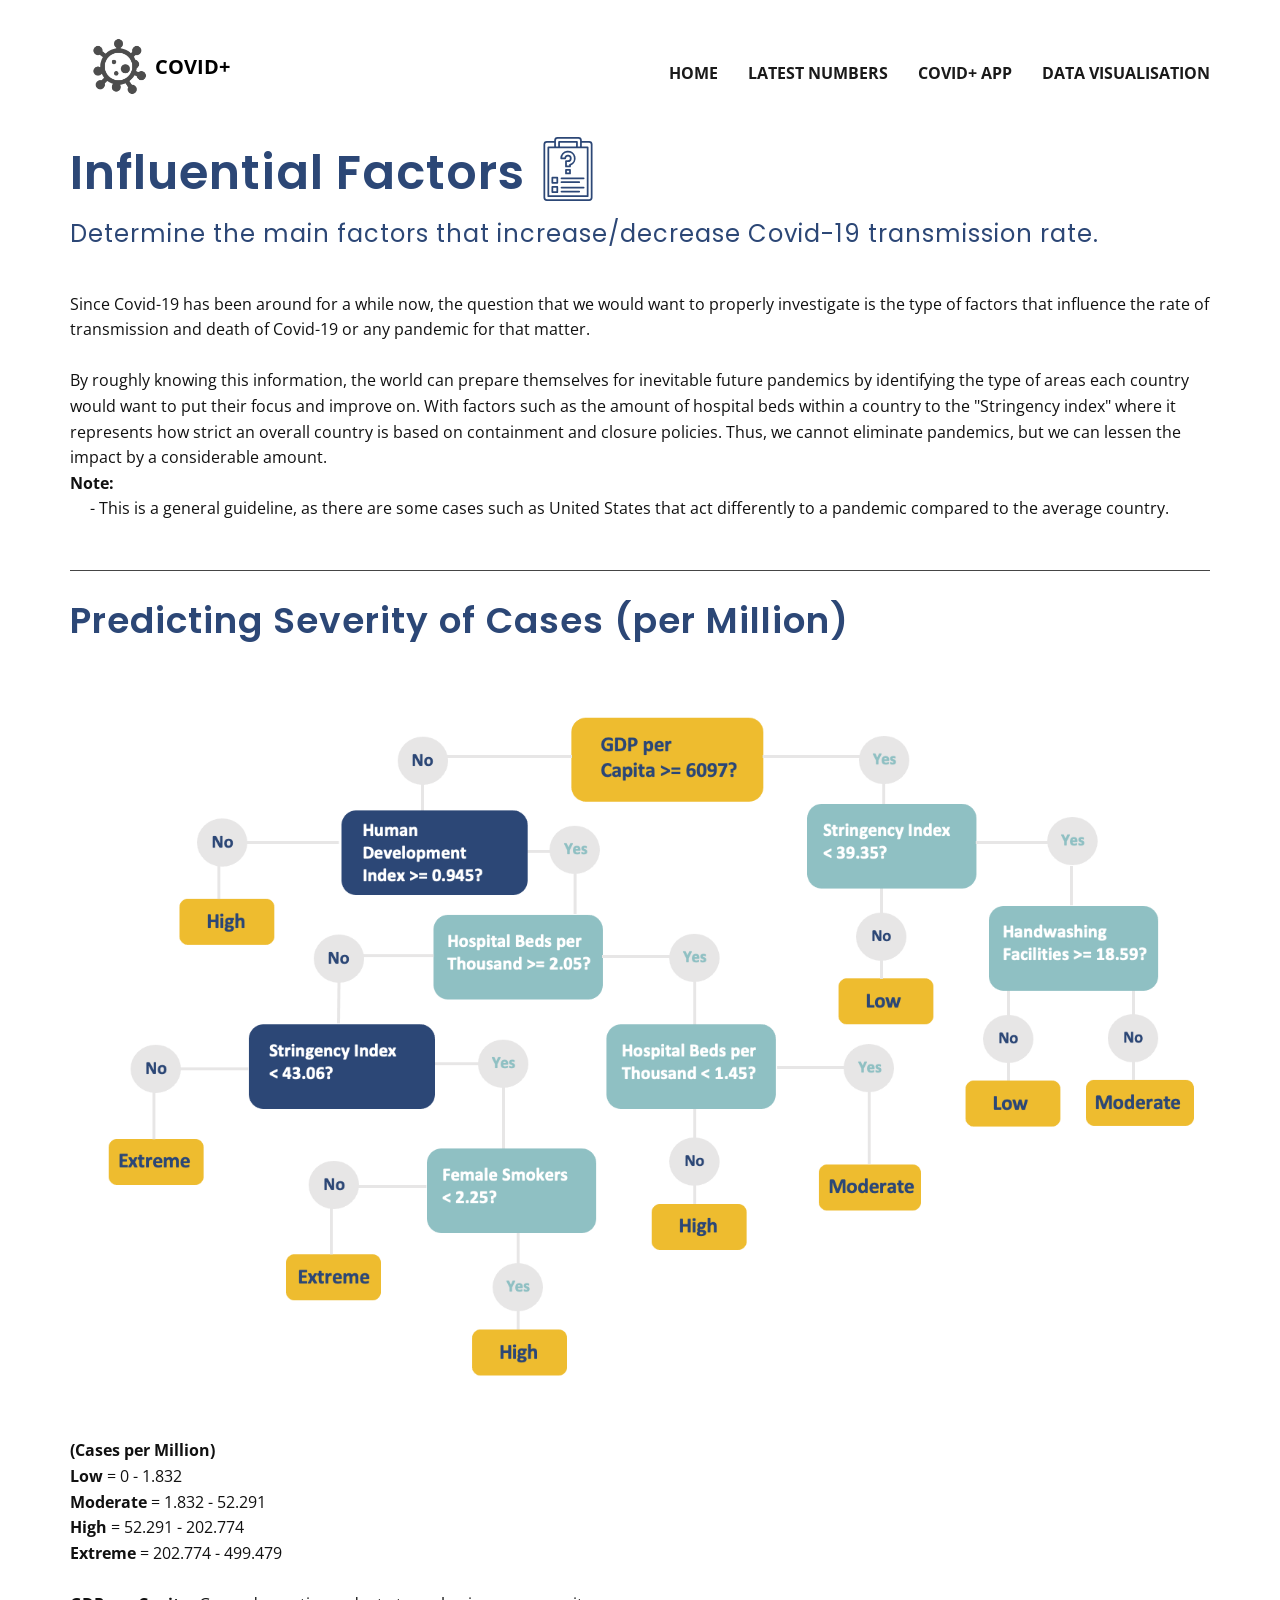
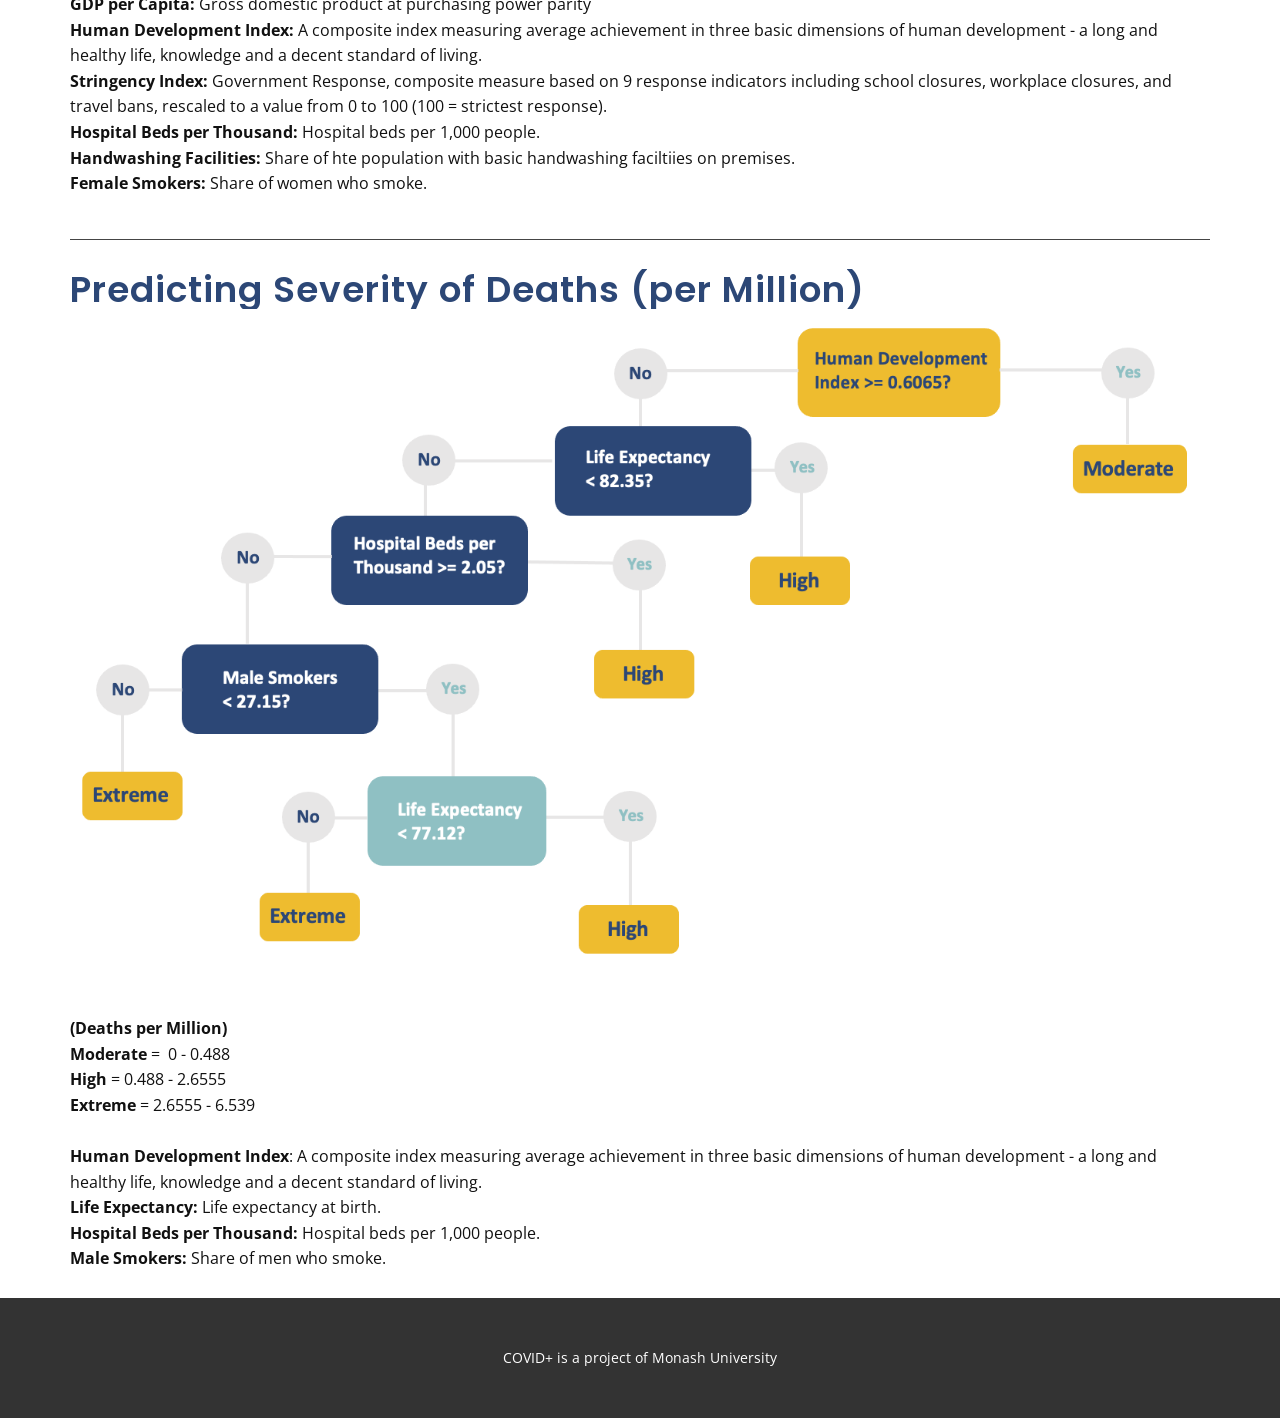
<file: Website/Factors.html>
<!DOCTYPE html>
<html style="font-size: 16px;">
  <head>
    <meta name="viewport" content="width=device-width, initial-scale=1.0">
    <meta charset="utf-8">
    <meta name="keywords" content="">
    <meta name="description" content="">
    <meta name="page_type" content="np-template-header-footer-from-plugin">
    <title>Covid+</title>
    <link rel="icon" href="images/logo.ico">
    <link rel="stylesheet" href="nicepage.css" media="screen">
<link rel="stylesheet" href="Factors.css" media="screen">
    <script class="u-script" type="text/javascript" src="jquery.js" defer=""></script>
    <script class="u-script" type="text/javascript" src="nicepage.js" defer=""></script>
    <meta name="generator" content="Nicepage 3.23.2, nicepage.com">
    <link id="u-theme-google-font" rel="stylesheet" href="https://fonts.googleapis.com/css?family=Open+Sans:300,300i,400,400i,600,600i,700,700i,800,800i|Poppins:100,100i,200,200i,300,300i,400,400i,500,500i,600,600i,700,700i,800,800i,900,900i">
    <link id="u-page-google-font" rel="stylesheet" href="https://fonts.googleapis.com/css?family=Poppins:100,100i,200,200i,300,300i,400,400i,500,500i,600,600i,700,700i,800,800i,900,900i">
    
    
    
    
    <script type="application/ld+json">{
		"@context": "http://schema.org",
		"@type": "Organization",
		"name": "COVID+",
		"logo": "images/logo.png"
}</script>
    <meta name="theme-color" content="#8fc0c3">
    <meta property="og:title" content="Factors">
    <meta property="og:description" content="">
    <meta property="og:type" content="website">
  </head>
  <body class="u-body"><header class="u-clearfix u-header u-header" id="sec-a0d2"><div class="u-clearfix u-sheet u-sheet-1">
        <a href="Home.html" class="u-image u-logo u-opacity u-opacity-70 u-image-1" data-image-width="540" data-image-height="540">
          <img src="images/logo.png" class="u-logo-image u-logo-image-1">
        </a>
        <nav class="u-menu u-menu-dropdown u-offcanvas u-menu-1">
          <div class="menu-collapse" style="font-size: 1rem; letter-spacing: 0px; font-weight: 700; text-transform: uppercase;">
            <a class="u-button-style u-custom-active-border-color u-custom-active-color u-custom-border u-custom-border-color u-custom-borders u-custom-hover-border-color u-custom-hover-color u-custom-left-right-menu-spacing u-custom-padding-bottom u-custom-text-active-color u-custom-text-color u-custom-text-hover-color u-custom-top-bottom-menu-spacing u-nav-link u-text-active-palette-1-base u-text-hover-palette-2-base" href="#">
              <svg><use xmlns:xlink="http://www.w3.org/1999/xlink" xlink:href="#menu-hamburger"></use></svg>
              <svg version="1.1" xmlns="http://www.w3.org/2000/svg" xmlns:xlink="http://www.w3.org/1999/xlink"><defs><symbol id="menu-hamburger" viewBox="0 0 16 16" style="width: 16px; height: 16px;"><rect y="1" width="16" height="2"></rect><rect y="7" width="16" height="2"></rect><rect y="13" width="16" height="2"></rect>
</symbol>
</defs></svg>
            </a>
          </div>
          <div class="u-custom-menu u-nav-container">
            <ul class="u-nav u-spacing-30 u-unstyled u-nav-1"><li class="u-nav-item"><a class="u-border-4 u-border-active-palette-4-base u-border-hover-palette-4-base u-border-no-left u-border-no-right u-border-no-top u-button-style u-nav-link u-text-active-grey-90 u-text-grey-90 u-text-hover-grey-90" href="Home.html#carousel_64c8" data-page-id="2976025967" style="padding: 10px 0px;">Home</a>
</li><li class="u-nav-item"><a class="u-border-4 u-border-active-palette-4-base u-border-hover-palette-4-base u-border-no-left u-border-no-right u-border-no-top u-button-style u-nav-link u-text-active-grey-90 u-text-grey-90 u-text-hover-grey-90" href="Home.html#carousel_faf8" data-page-id="2976025967" style="padding: 10px 0px;">Latest Numbers</a>
</li><li class="u-nav-item"><a class="u-border-4 u-border-active-palette-4-base u-border-hover-palette-4-base u-border-no-left u-border-no-right u-border-no-top u-button-style u-nav-link u-text-active-grey-90 u-text-grey-90 u-text-hover-grey-90" href="App.html" style="padding: 10px 0px;">COVID+ App</a>
</li><li class="u-nav-item"><a class="u-border-4 u-border-active-palette-4-base u-border-hover-palette-4-base u-border-no-left u-border-no-right u-border-no-top u-button-style u-nav-link u-text-active-grey-90 u-text-grey-90 u-text-hover-grey-90" href="Home.html#sec-1c38" data-page-id="2976025967" style="padding: 10px 0px;">Data Visualisation</a>
</li></ul>
          </div>
          <div class="u-custom-menu u-nav-container-collapse">
            <div class="u-black u-container-style u-inner-container-layout u-opacity u-opacity-95 u-sidenav">
              <div class="u-sidenav-overflow">
                <div class="u-menu-close"></div>
                <ul class="u-align-center u-nav u-popupmenu-items u-unstyled u-nav-2"><li class="u-nav-item"><a class="u-button-style u-nav-link" href="Home.html#carousel_64c8" data-page-id="2976025967" style="padding: 10px 0px;">Home</a>
</li><li class="u-nav-item"><a class="u-button-style u-nav-link" href="Home.html#carousel_faf8" data-page-id="2976025967" style="padding: 10px 0px;">Latest Numbers</a>
</li><li class="u-nav-item"><a class="u-button-style u-nav-link" href="App.html" style="padding: 10px 0px;">COVID+ App</a>
</li><li class="u-nav-item"><a class="u-button-style u-nav-link" href="Home.html#sec-1c38" data-page-id="2976025967" style="padding: 10px 0px;">Data Visualisation</a>
</li></ul>
              </div>
            </div>
            <div class="u-black u-menu-overlay u-opacity u-opacity-70"></div>
          </div>
        </nav>
        <p class="u-align-left u-text u-text-black u-text-1">
          <span style="font-size: 20px;"><b>COVID+</b>
          </span>
        </p>
      </div></header>
    <section class="u-clearfix u-section-1" id="sec-e9eb">
      <div class="u-clearfix u-sheet u-sheet-1">
        <h2 class="u-align-left u-custom-font u-text u-text-palette-4-base u-text-1">Influential Factors<br>
          <span style="font-size: 1.5rem; font-weight: normal;"> Determine the main factors that increase/decrease Covid-19 transmission rate.</span>
        </h2><span class="u-hidden-xs u-icon u-icon-circle u-text-palette-4-base u-icon-1"><svg class="u-svg-link" preserveAspectRatio="xMidYMin slice" viewBox="0 0 128 128" style=""><use xmlns:xlink="http://www.w3.org/1999/xlink" xlink:href="#svg-7122"></use></svg><svg class="u-svg-content" viewBox="0 0 128 128" id="svg-7122"><g><path d="M106.312,8H91.625V6.747A6.758,6.758,0,0,0,84.875,0H43.125a6.758,6.758,0,0,0-6.75,6.75V8H21.687a6.757,6.757,0,0,0-6.75,6.749v106.5a6.758,6.758,0,0,0,6.75,6.75h84.625a6.758,6.758,0,0,0,6.75-6.75V14.748A6.757,6.757,0,0,0,106.312,8Zm-4.75,14.5v94H26.437V22.5ZM80.125,19H47.875V11.5h32.25ZM39.875,6.747a3.254,3.254,0,0,1,3.25-3.25h41.75a3.254,3.254,0,0,1,3.25,3.25V19h-4.5V9.747A1.75,1.75,0,0,0,81.875,8H46.125a1.75,1.75,0,0,0-1.75,1.75V19h-4.5V6.747Zm69.687,114.5a3.254,3.254,0,0,1-3.25,3.25H21.687a3.254,3.254,0,0,1-3.25-3.25V14.748a3.254,3.254,0,0,1,3.25-3.25H36.375V19H24.687a1.751,1.751,0,0,0-1.75,1.75v97.5a1.751,1.751,0,0,0,1.75,1.75h78.625a1.75,1.75,0,0,0,1.75-1.75V20.752a1.75,1.75,0,0,0-1.75-1.75H91.625V11.5h14.687a3.254,3.254,0,0,1,3.25,3.25Z"></path><path d="M32.687,93.44H42.6a1.751,1.751,0,0,0,1.75-1.75V81.4a1.751,1.751,0,0,0-1.75-1.75H32.687a1.751,1.751,0,0,0-1.75,1.75V91.69A1.751,1.751,0,0,0,32.687,93.44Zm1.75-10.291h6.412V89.94H34.437Z"></path><path d="M32.687,112H42.6a1.751,1.751,0,0,0,1.75-1.75V99.957a1.75,1.75,0,0,0-1.75-1.75H32.687a1.75,1.75,0,0,0-1.75,1.75v10.29A1.751,1.751,0,0,0,32.687,112Zm1.75-10.29h6.412v6.79H34.437Z"></path><path d="M50.432,44.44h8a1.751,1.751,0,0,0,1.75-1.75A3.818,3.818,0,1,1,64,46.508H60a1.75,1.75,0,0,0-1.75,1.75V58.819A1.749,1.749,0,0,0,60,60.569h8a1.749,1.749,0,0,0,1.75-1.75V56.891a15.319,15.319,0,1,0-21.068-14.2A1.75,1.75,0,0,0,50.432,44.44ZM64,30.872a11.819,11.819,0,0,1,3.483,23.113,1.749,1.749,0,0,0-1.233,1.672v1.412h-4.5V50.008H64a7.318,7.318,0,1,0-7.106-9.068H52.31A11.839,11.839,0,0,1,64,30.872Z"></path><path d="M68,74.664a1.75,1.75,0,0,0,1.75-1.75V65.63A1.75,1.75,0,0,0,68,63.88H60a1.75,1.75,0,0,0-1.75,1.75v7.284A1.75,1.75,0,0,0,60,74.664ZM61.75,67.38h4.5v3.784h-4.5Z"></path><path d="M49.25,82.625A1.75,1.75,0,0,0,51,84.375H95.312a1.75,1.75,0,1,0,0-3.5H51A1.75,1.75,0,0,0,49.25,82.625Z"></path><path d="M51,92.214H86.375a1.75,1.75,0,0,0,0-3.5H51a1.75,1.75,0,0,0,0,3.5Z"></path><path d="M95.312,99.432H51a1.75,1.75,0,0,0,0,3.5H95.312a1.75,1.75,0,0,0,0-3.5Z"></path><path d="M86.375,107.271H51a1.75,1.75,0,0,0,0,3.5H86.375a1.75,1.75,0,0,0,0-3.5Z"></path>
</g></svg></span>
        <p class="u-text u-text-2">Since Covid-19 has been around for a while now, the question that we would want to properly investigate is the type of factors that influence the rate of transmission and death of Covid-19 or any pandemic for that matter.&nbsp;<br>
          <br>By roughly knowing this information, the world can prepare themselves for inevitable future pandemics by identifying the type of areas each country would want to put their focus and improve on. With factors such as the amount of hospital beds within a country to the "Stringency index" where it represents how strict an overall country is based on containment and closure policies.&nbsp;Thus, we cannot eliminate pandemics, but we can lessen the impact by a considerable amount.<br>
          <span style="font-weight: 700;">Note:&nbsp;<br>
          </span>&nbsp; &nbsp; &nbsp;- This is a general guideline, as there are some cases such as United States that act differently to a pandemic compared to the average country.&nbsp;
        </p>
        <div class="u-border-1 u-border-grey-dark-1 u-expanded-width u-line u-line-horizontal u-line-1"></div>
      </div>
    </section>
    <section class="u-clearfix u-section-2" id="sec-aebf">
      <div class="u-clearfix u-sheet u-sheet-1">
        <h2 class="u-align-left u-custom-font u-text u-text-palette-4-base u-text-1">Predicting Severity of Cases (per Million)</h2>
        <p>&nbsp;</p> 
        <img src = "images/cases_decision_tree.png" style='height: 100%; width: 100%; object-fit: contain'>
        <p class="u-text u-text-2"><b>(Cases per Million)</b>&nbsp;<br><b>Low </b>= 0 - 1.832&nbsp;<br><b>Moderate </b>= 1.832 - 52.291<br><b>High</b> = 52.291 - 202.774<br><b>Extreme</b> = 202.774 - 499.479<br>
          <br><b>GDP per Capita: </b>Gross domestic product at purchasing power parity<br><b>Human Development Index: </b>A composite index measuring average achievement in three basic dimensions of human development - a long and healthy life, knowledge and a decent standard of living.<br><b>Stringency Index:</b> Government Response, composite measure based on 9 response indicators including school closures, workplace closures, and travel bans, rescaled to a value from 0 to 100 (100 = strictest response).<br><b>Hospital Beds per Thousand:</b> Hospital beds per 1,000 people.<br><b>Handwashing Facilities:</b> Share of hte population with basic handwashing faciltiies on premises.<br><b>Female Smokers: </b>Share of women who smoke.
        </p>
        <div class="u-border-1 u-border-grey-dark-1 u-expanded-width u-line u-line-horizontal u-line-1"></div>
      </div>
    </section>
    <section class="u-clearfix u-section-3" id="sec-f3fd">
      <div class="u-clearfix u-sheet u-valign-bottom u-sheet-1">
        <h2 class="u-align-left u-custom-font u-text u-text-palette-4-base u-text-1">Predicting Severity of Deaths (per Million)&nbsp;</h2>
        <img src = "images/deaths_decision_tree.png" style='height: 100%; width: 100%; object-fit: contain'>
        <p class="u-text u-text-2"><b>(Deaths per Million)</b>&nbsp;<br><b>Moderate</b> =&nbsp; 0 - 0.488<br><b>High</b> = 0.488 - 2.6555<br><b>Extreme </b>= 2.6555 - 6.539<br>
          <br><b>Human Development Index</b>:&nbsp;A composite index measuring average achievement in three basic dimensions of human development - a long and healthy life, knowledge and a decent standard of living.<br><b>Life Expectancy:&nbsp;</b>Life expectancy at birth.<br><b>Hospital Beds per Thousand:</b>&nbsp;Hospital beds per 1,000 people.<br><b>Male Smokers:</b> Share of men who smoke.<br>
          <br>
        </p>
      </div>
    </section>
    
    
    <footer class="u-align-center u-clearfix u-footer u-grey-80 u-footer" id="sec-bbe0"><div class="u-clearfix u-sheet u-sheet-1">
        <p class="u-small-text u-text u-text-variant u-text-1">COVID+ is a project of Monash University</p>
      </div></footer>
    </section>
  </body>
</html>
</file>
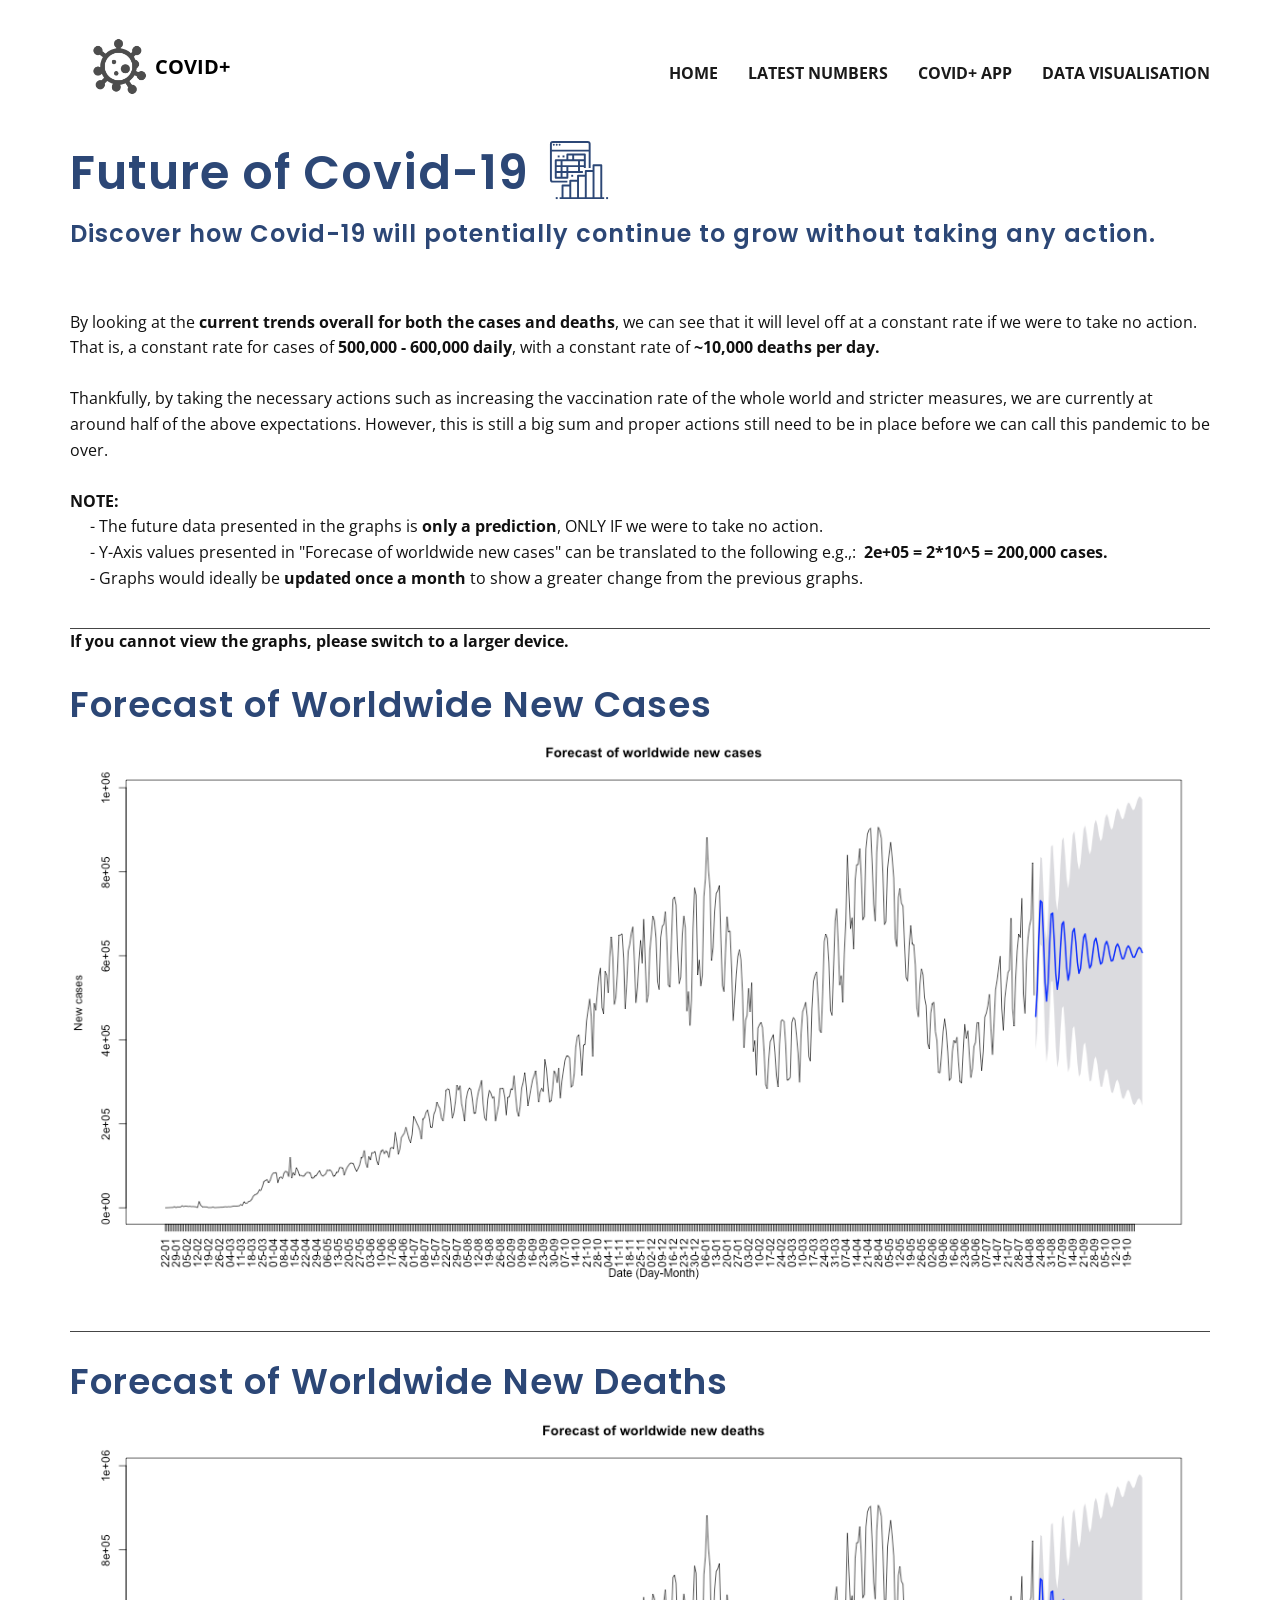
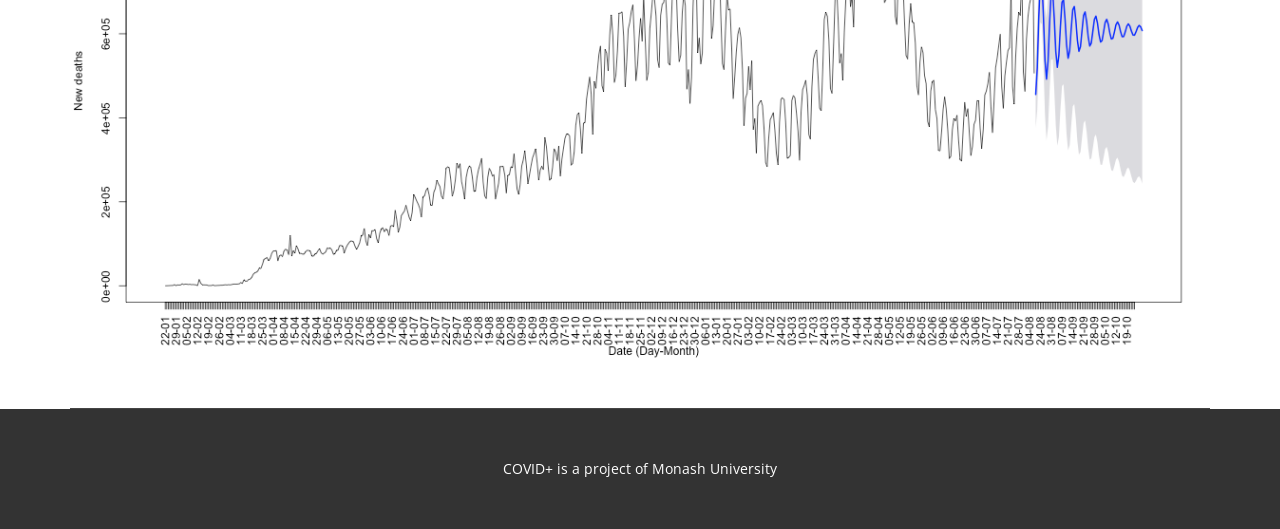
<file: Website/Future.html>
<!DOCTYPE html>
<html style="font-size: 16px;">
  <head>
    <meta name="viewport" content="width=device-width, initial-scale=1.0">
    <meta charset="utf-8">
    <meta name="keywords" content="">
    <meta name="description" content="">
    <meta name="page_type" content="np-template-header-footer-from-plugin">
    <title>Covid+</title>
    <link rel="icon" href="images/logo.ico">
    <link rel="stylesheet" href="nicepage.css" media="screen">
<link rel="stylesheet" href="Future.css" media="screen">
    <script class="u-script" type="text/javascript" src="jquery.js" defer=""></script>
    <script class="u-script" type="text/javascript" src="nicepage.js" defer=""></script>
    <meta name="generator" content="Nicepage 3.23.2, nicepage.com">
    <link id="u-theme-google-font" rel="stylesheet" href="https://fonts.googleapis.com/css?family=Open+Sans:300,300i,400,400i,600,600i,700,700i,800,800i|Poppins:100,100i,200,200i,300,300i,400,400i,500,500i,600,600i,700,700i,800,800i,900,900i">
    <link id="u-page-google-font" rel="stylesheet" href="https://fonts.googleapis.com/css?family=Poppins:100,100i,200,200i,300,300i,400,400i,500,500i,600,600i,700,700i,800,800i,900,900i">
    
    
    <script type="application/ld+json">{
		"@context": "http://schema.org",
		"@type": "Organization",
		"name": "COVID+",
		"logo": "images/logo.png"
}</script>
    <meta name="theme-color" content="#8fc0c3">
    <meta property="og:title" content="Future">
    <meta property="og:description" content="">
    <meta property="og:type" content="website">
  </head>
  <body class="u-body"><header class="u-clearfix u-header u-header" id="sec-a0d2"><div class="u-clearfix u-sheet u-sheet-1">
        <a href="Home.html" class="u-image u-logo u-opacity u-opacity-70 u-image-1" data-image-width="540" data-image-height="540">
          <img src="images/logo.png" class="u-logo-image u-logo-image-1">
        </a>
        <nav class="u-menu u-menu-dropdown u-offcanvas u-menu-1">
          <div class="menu-collapse" style="font-size: 1rem; letter-spacing: 0px; font-weight: 700; text-transform: uppercase;">
            <a class="u-button-style u-custom-active-border-color u-custom-active-color u-custom-border u-custom-border-color u-custom-borders u-custom-hover-border-color u-custom-hover-color u-custom-left-right-menu-spacing u-custom-padding-bottom u-custom-text-active-color u-custom-text-color u-custom-text-hover-color u-custom-top-bottom-menu-spacing u-nav-link u-text-active-palette-1-base u-text-hover-palette-2-base" href="#">
              <svg><use xmlns:xlink="http://www.w3.org/1999/xlink" xlink:href="#menu-hamburger"></use></svg>
              <svg version="1.1" xmlns="http://www.w3.org/2000/svg" xmlns:xlink="http://www.w3.org/1999/xlink"><defs><symbol id="menu-hamburger" viewBox="0 0 16 16" style="width: 16px; height: 16px;"><rect y="1" width="16" height="2"></rect><rect y="7" width="16" height="2"></rect><rect y="13" width="16" height="2"></rect>
</symbol>
</defs></svg>
            </a>
          </div>
          <div class="u-custom-menu u-nav-container">
            <ul class="u-nav u-spacing-30 u-unstyled u-nav-1"><li class="u-nav-item"><a class="u-border-4 u-border-active-palette-4-base u-border-hover-palette-4-base u-border-no-left u-border-no-right u-border-no-top u-button-style u-nav-link u-text-active-grey-90 u-text-grey-90 u-text-hover-grey-90" href="Home.html#carousel_64c8" data-page-id="2976025967" style="padding: 10px 0px;">Home</a>
</li><li class="u-nav-item"><a class="u-border-4 u-border-active-palette-4-base u-border-hover-palette-4-base u-border-no-left u-border-no-right u-border-no-top u-button-style u-nav-link u-text-active-grey-90 u-text-grey-90 u-text-hover-grey-90" href="Home.html#carousel_faf8" data-page-id="2976025967" style="padding: 10px 0px;">Latest Numbers</a>
</li><li class="u-nav-item"><a class="u-border-4 u-border-active-palette-4-base u-border-hover-palette-4-base u-border-no-left u-border-no-right u-border-no-top u-button-style u-nav-link u-text-active-grey-90 u-text-grey-90 u-text-hover-grey-90" href="App.html" style="padding: 10px 0px;">COVID+ App</a>
</li><li class="u-nav-item"><a class="u-border-4 u-border-active-palette-4-base u-border-hover-palette-4-base u-border-no-left u-border-no-right u-border-no-top u-button-style u-nav-link u-text-active-grey-90 u-text-grey-90 u-text-hover-grey-90" href="Home.html#sec-1c38" data-page-id="2976025967" style="padding: 10px 0px;">Data Visualisation</a>
</li></ul>
          </div>
          <div class="u-custom-menu u-nav-container-collapse">
            <div class="u-black u-container-style u-inner-container-layout u-opacity u-opacity-95 u-sidenav">
              <div class="u-sidenav-overflow">
                <div class="u-menu-close"></div>
                <ul class="u-align-center u-nav u-popupmenu-items u-unstyled u-nav-2"><li class="u-nav-item"><a class="u-button-style u-nav-link" href="Home.html#carousel_64c8" data-page-id="2976025967" style="padding: 10px 0px;">Home</a>
</li><li class="u-nav-item"><a class="u-button-style u-nav-link" href="Home.html#carousel_faf8" data-page-id="2976025967" style="padding: 10px 0px;">Latest Numbers</a>
</li><li class="u-nav-item"><a class="u-button-style u-nav-link" href="App.html" style="padding: 10px 0px;">COVID+ App</a>
</li><li class="u-nav-item"><a class="u-button-style u-nav-link" href="Home.html#sec-1c38" data-page-id="2976025967" style="padding: 10px 0px;">Data Visualisation</a>
</li></ul>
              </div>
            </div>
            <div class="u-black u-menu-overlay u-opacity u-opacity-70"></div>
          </div>
        </nav>
        <p class="u-align-left u-text u-text-black u-text-1">
          <span style="font-size: 20px;"><b>COVID+</b>
          </span>
        </p>
      </div></header>
    <section class="u-clearfix u-section-1" id="sec-e9eb">
      <div class="u-clearfix u-sheet u-sheet-1">
        <h2 class="u-align-left u-custom-font u-text u-text-palette-4-base u-text-1">Future of Covid-19<br>
          <span style="font-size: 1.5rem;"> Discover how Covid-19 will potentially continue to grow without taking any action.</span>
        </h2><span class="u-icon u-icon-circle u-text-palette-4-base u-icon-1 u-hidden-xs u-hidden-sm u-hidden-md u-hidden-lg"><svg class="u-svg-link" preserveAspectRatio="xMidYMin slice" viewBox="0 0 512 512" style=""><use xmlns:xlink="http://www.w3.org/1999/xlink" xlink:href="#svg-e22a"></use></svg><svg class="u-svg-content" viewBox="0 0 512 512" id="svg-e22a"><path d="m40 360h120v-16h-120a8.00917 8.00917 0 0 1 -8-8v-232h304v136h16v-200a24.0275 24.0275 0 0 0 -24-24h-288a24.0275 24.0275 0 0 0 -24 24v296a24.0275 24.0275 0 0 0 24 24zm0-328h288a8.00917 8.00917 0 0 1 8 8v48h-304v-48a8.00917 8.00917 0 0 1 8-8z"></path><circle cx="48" cy="48" r="8"></circle><circle cx="72" cy="48" r="8"></circle><circle cx="96" cy="48" r="8"></circle><path d="m56 176v144a8.00039 8.00039 0 0 0 8 8h96a8.00039 8.00039 0 0 0 8-8v-40h120v-16h-24v-32h32v8h16v-112a8.00039 8.00039 0 0 0 -8-8h-144a8.00039 8.00039 0 0 0 -8 8v40h-88a8.00039 8.00039 0 0 0 -8 8zm64 8h128v32h-128zm32 80h-32v-32h32zm-48 0h-32v-32h32zm-32 16h32v32h-32zm80 32h-32v-32h32zm16-80h80v32h-80zm96-16v-32h32v32zm32-48h-80v-32h80zm-128-32h32v32h-32zm-96 48h32v32h-32z"></path><path d="m80 136h16v16h-16z"></path><path d="m120 136h16v16h-16z"></path><path d="m192 296h16v16h-16z"></path><path d="m64 480h16v16h-16z"></path><path d="m480 480h16v16h-16z"></path><path d="m440 208h-64a8.00039 8.00039 0 0 0 -8 8v40h-56a8.00039 8.00039 0 0 0 -8 8v32h-56a8.00039 8.00039 0 0 0 -8 8v32h-56a8.00039 8.00039 0 0 0 -8 8v32h-56a8.00039 8.00039 0 0 0 -8 8v96h-16v16h368v-16h-16v-264a8.00039 8.00039 0 0 0 -8-8zm-312 184h48v88h-48zm64-40h48v128h-48zm64-40h48v168h-48zm64-40h48v208h-48zm64 208v-256h48v256z"></path></svg></span>
        <p class="u-text u-text-2">By looking at the <b>current trends overall for both the cases and deaths</b>, we can see that it will level off at a constant rate if we were to take no action. That is, a constant rate for cases of <b>500,000 - 600,000 daily</b>, with a constant rate of <b>~10,000 deaths per day.</b>&nbsp;<br>
          <br>Thankfully, by taking the necessary actions such as increasing the vaccination rate of the whole world and stricter measures, we are currently at around half of the above expectations. However, this is still a big sum and proper actions still need to be in place before we can call this pandemic to be over.&nbsp;<br>
          <br>
          <span style="font-weight: 700;">NOTE:&nbsp;<br>
          </span>&nbsp; &nbsp; &nbsp;- The future data presented in the graphs is <b>only a prediction</b>, ONLY IF we were to take no action.&nbsp;<br>&nbsp; &nbsp; &nbsp;- Y-Axis values presented in "Forecase of worldwide new cases" can be translated to the following e.g.,:&nbsp; <b>2e+05 = 2*10^5 = 200,000 cases.</b><br>&nbsp; &nbsp; &nbsp;- Graphs would ideally be <b>updated once a month</b> to show a greater change from the previous graphs.&nbsp;
        </p>
        <div class="u-border-1 u-border-grey-dark-1 u-expanded-width u-line u-line-horizontal u-line-1"></div>
      </div>
    </section>
    <section class="u-clearfix u-section-2" id="sec-aebf">
      <div class="u-clearfix u-sheet u-sheet-1">
        <b>If you cannot view the graphs, please switch to a larger device.</b>
        <h2 class="u-align-left u-custom-font u-text u-text-palette-4-base u-text-1">Forecast of Worldwide New Cases</h2>
        <img src="images/world_new_cases.png" style='height: 100%; width: 100%; object-fit: contain'>     
        <div class="u-border-1 u-border-grey-dark-1 u-expanded-width u-line u-line-horizontal u-line-1"></div>
      </div>
    </section>
    <section class="u-clearfix u-section-2" id="sec-aebf">
        <div class="u-clearfix u-sheet u-sheet-1">
          <h2 class="u-align-left u-custom-font u-text u-text-palette-4-base u-text-1">Forecast of Worldwide New Deaths</h2>
          <img src="images/world_new_deaths.png" style='height: 100%; width: 100%; object-fit: contain'>     
          <div class="u-border-1 u-border-grey-dark-1 u-expanded-width u-line u-line-horizontal u-line-1"></div>
        </div>
      </section>
    
    <footer class="u-align-center u-clearfix u-footer u-grey-80 u-footer" id="sec-bbe0"><div class="u-clearfix u-sheet u-sheet-1">
        <p class="u-small-text u-text u-text-variant u-text-1">COVID+ is a project of Monash University</p>
      </div></footer>
  </body>
</html>
</file>
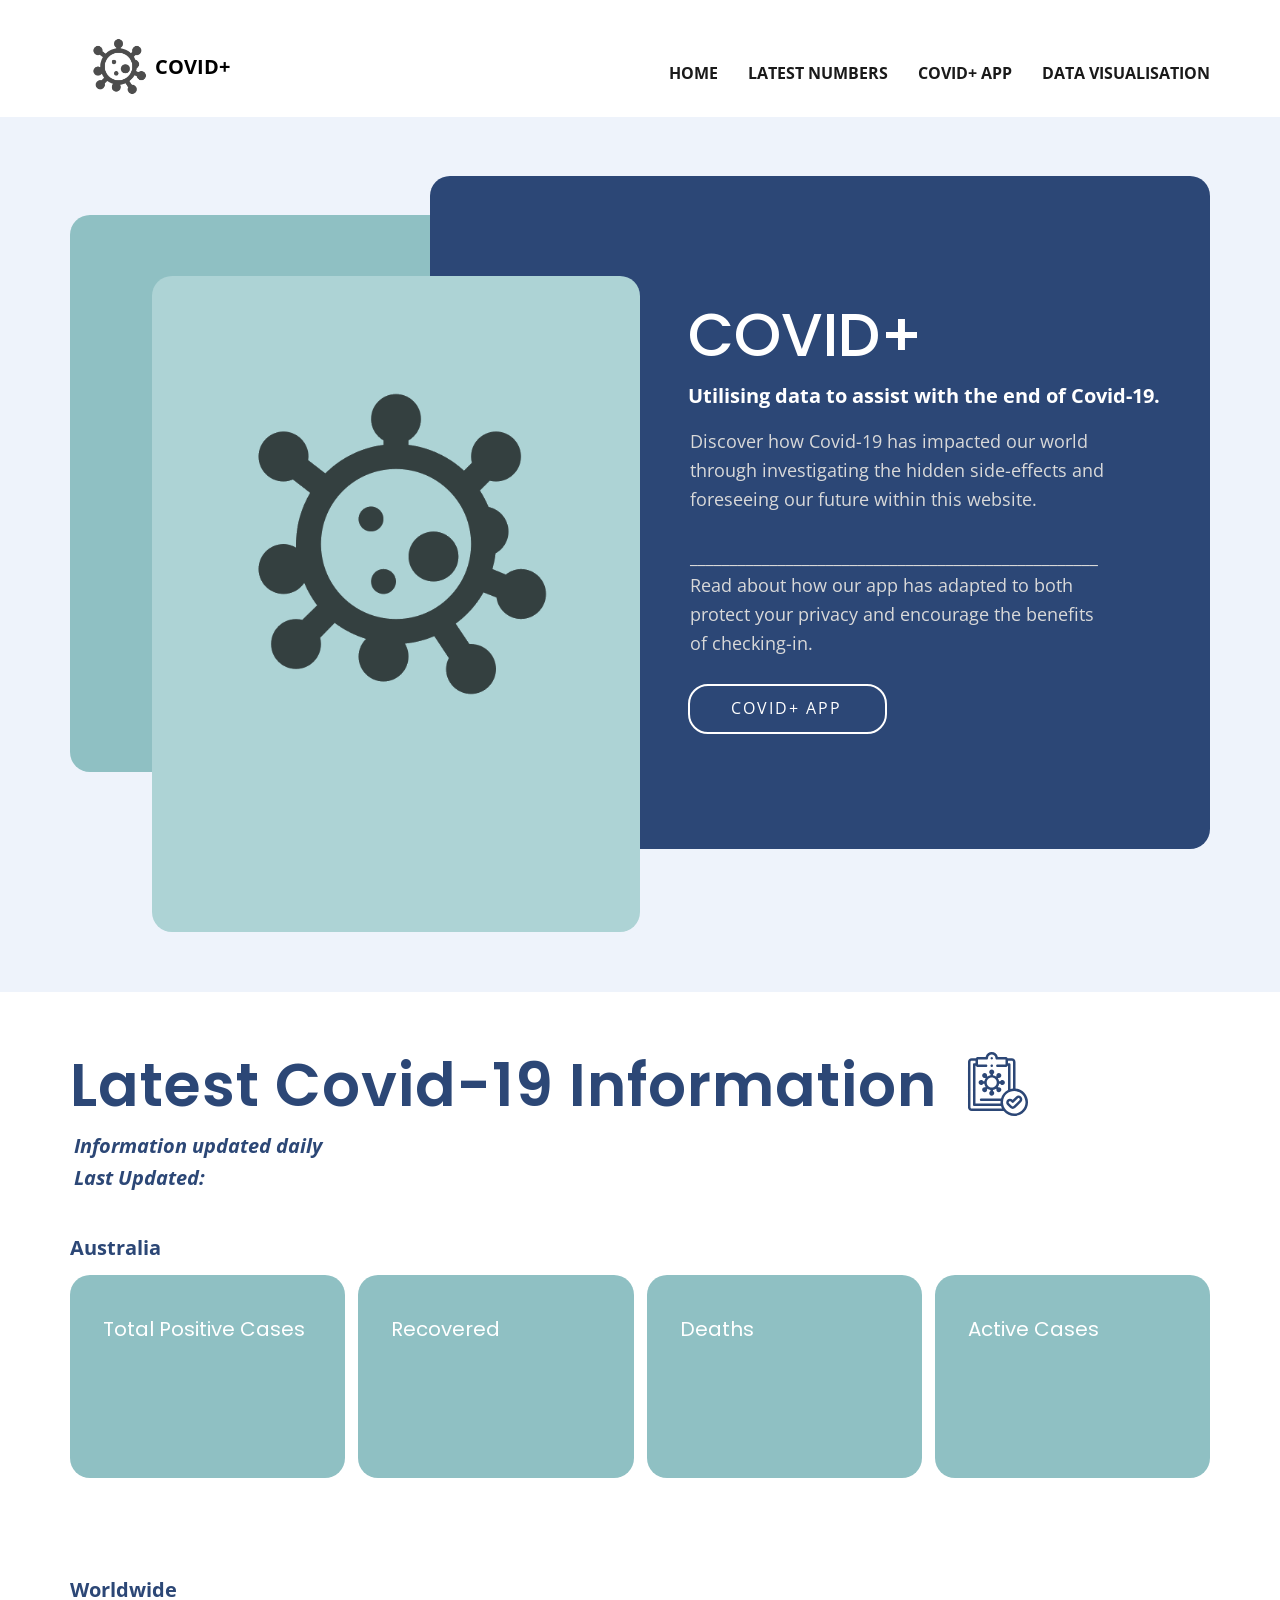
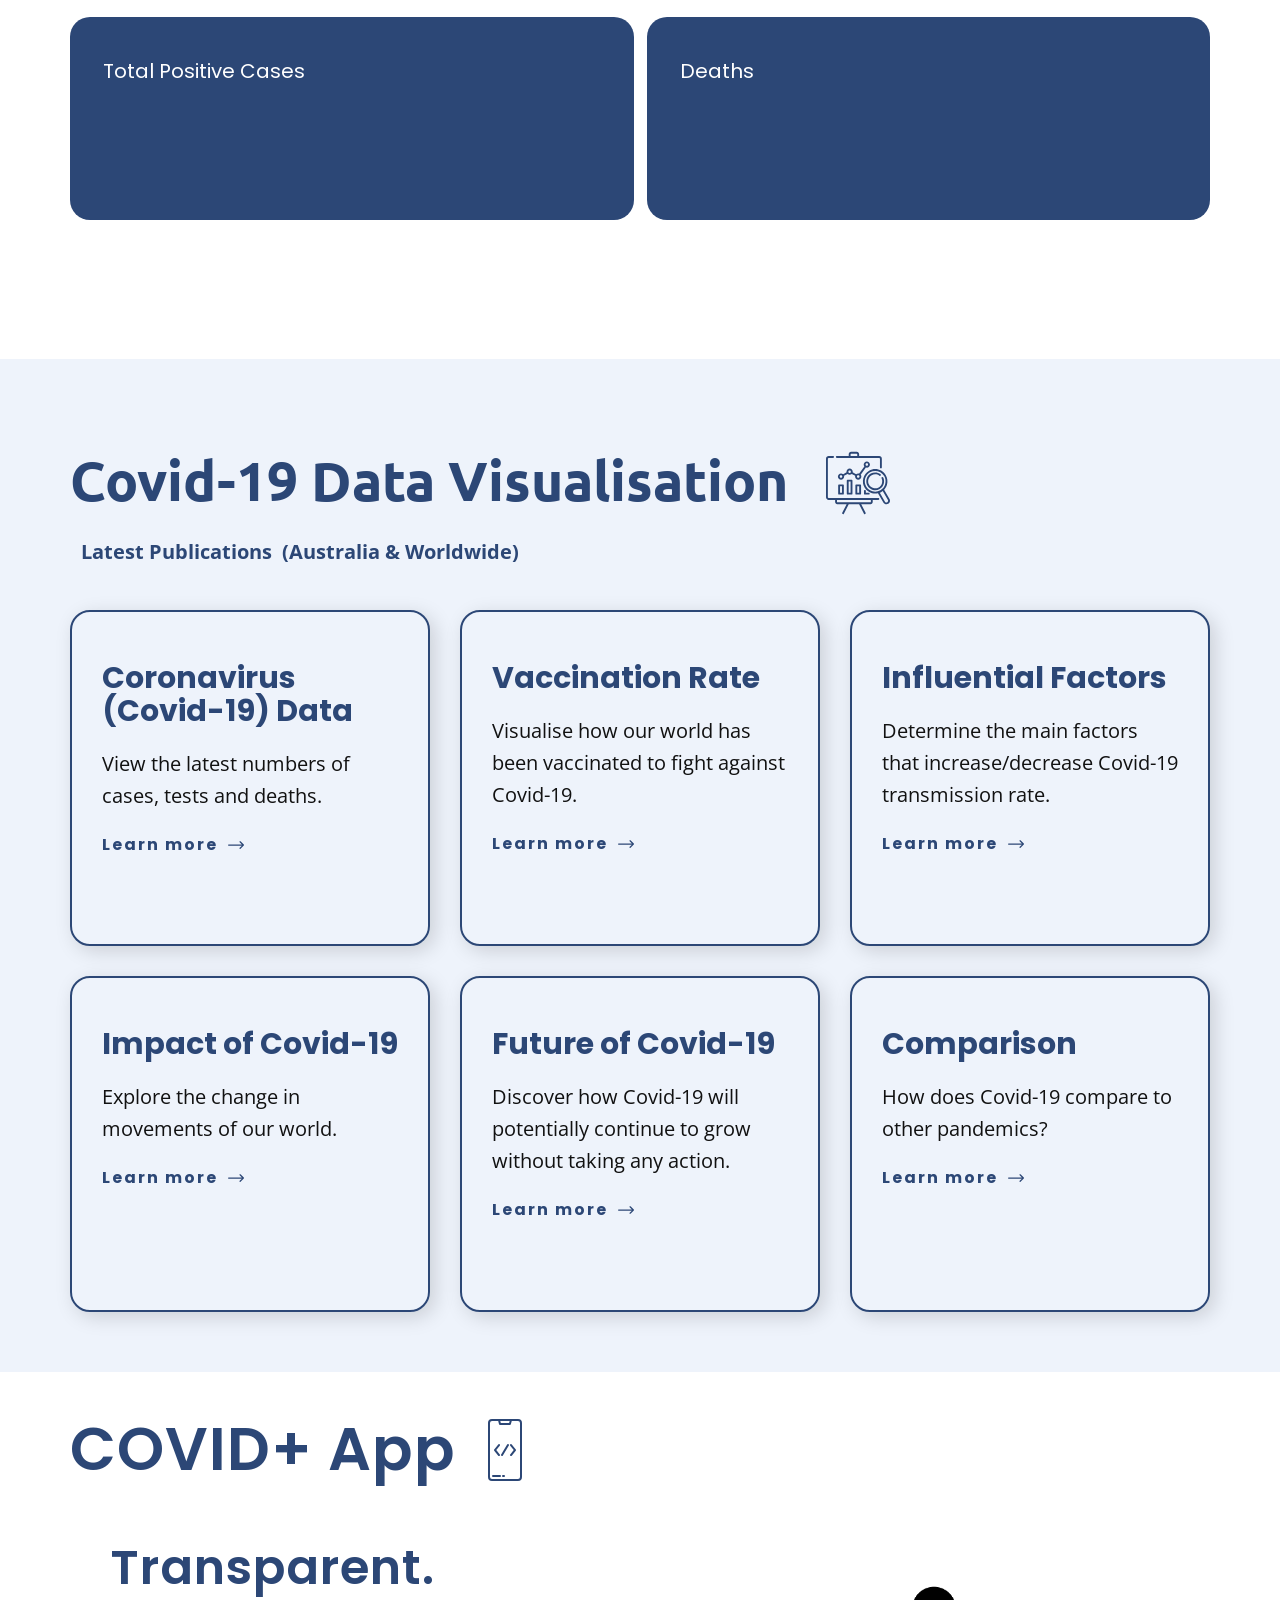
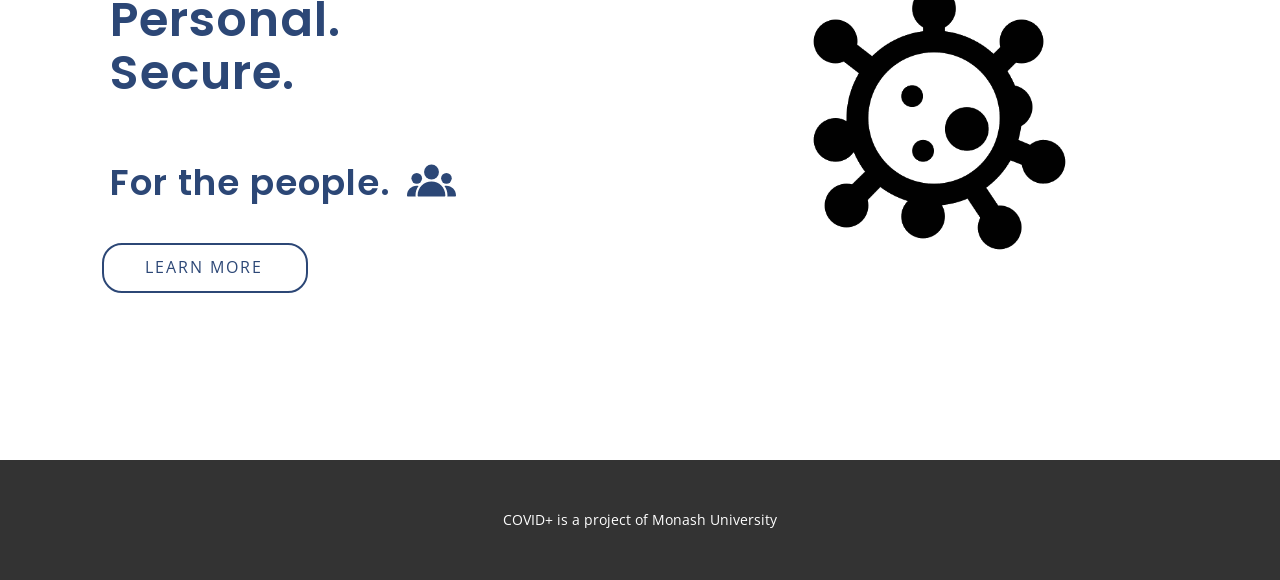
<file: Website/Home.html>
<!DOCTYPE html>
<html style="font-size: 16px;">
  <head>
    <meta name="viewport" content="width=device-width, initial-scale=1.0">
    <meta charset="utf-8">
    <meta name="keywords" content="​">
    <meta name="description" content="">
    <meta name="page_type" content="np-template-header-footer-from-plugin">
    <title>Covid+</title>
    <link rel="icon" href="images/logo.ico">
    <link rel="stylesheet" href="nicepage.css" media="screen">
<link rel="stylesheet" href="Home.css" media="screen">
    <script class="u-script" type="text/javascript" src="jquery.js" defer=""></script>
    <script class="u-script" type="text/javascript" src="nicepage.js" defer=""></script>
    <meta name="generator" content="Nicepage 3.23.2, nicepage.com">
    <link id="u-theme-google-font" rel="stylesheet" href="https://fonts.googleapis.com/css?family=Open+Sans:300,300i,400,400i,600,600i,700,700i,800,800i|Poppins:100,100i,200,200i,300,300i,400,400i,500,500i,600,600i,700,700i,800,800i,900,900i">
    <link id="u-page-google-font" rel="stylesheet" href="https://fonts.googleapis.com/css?family=Ubuntu:300,300i,400,400i,500,500i,700,700i|Poppins:100,100i,200,200i,300,300i,400,400i,500,500i,600,600i,700,700i,800,800i,900,900i">
    
    <script class="u-script" type="text/javascript" src="stats.js" defer=""></script> 
    
    
    
    <script type="application/ld+json">{
		"@context": "http://schema.org",
		"@type": "Organization",
		"name": "COVID+",
		"logo": "images/logo.png"
}</script>
    <meta name="theme-color" content="#8fc0c3">
    <meta property="og:title" content="Home">
    <meta property="og:description" content="">
    <meta property="og:type" content="website">
  </head>
  <body class="u-body"><header class="u-clearfix u-header u-header" id="sec-a0d2"><div class="u-clearfix u-sheet u-sheet-1">
        <a href="Home.html" class="u-image u-logo u-opacity u-opacity-70 u-image-1" data-image-width="540" data-image-height="540">
          <img src="images/logo.png" class="u-logo-image u-logo-image-1">
        </a>
        <nav class="u-menu u-menu-dropdown u-offcanvas u-menu-1">
          <div class="menu-collapse" style="font-size: 1rem; letter-spacing: 0px; font-weight: 700; text-transform: uppercase;">
            <a class="u-button-style u-custom-active-border-color u-custom-active-color u-custom-border u-custom-border-color u-custom-borders u-custom-hover-border-color u-custom-hover-color u-custom-left-right-menu-spacing u-custom-padding-bottom u-custom-text-active-color u-custom-text-color u-custom-text-hover-color u-custom-top-bottom-menu-spacing u-nav-link u-text-active-palette-1-base u-text-hover-palette-2-base" href="#">
              <svg><use xmlns:xlink="http://www.w3.org/1999/xlink" xlink:href="#menu-hamburger"></use></svg>
              <svg version="1.1" xmlns="http://www.w3.org/2000/svg" xmlns:xlink="http://www.w3.org/1999/xlink"><defs><symbol id="menu-hamburger" viewBox="0 0 16 16" style="width: 16px; height: 16px;"><rect y="1" width="16" height="2"></rect><rect y="7" width="16" height="2"></rect><rect y="13" width="16" height="2"></rect>
</symbol>
</defs></svg>
            </a>
          </div>
          <div class="u-custom-menu u-nav-container">
            <ul class="u-nav u-spacing-30 u-unstyled u-nav-1"><li class="u-nav-item"><a class="u-border-4 u-border-active-palette-4-base u-border-hover-palette-4-base u-border-no-left u-border-no-right u-border-no-top u-button-style u-nav-link u-text-active-grey-90 u-text-grey-90 u-text-hover-grey-90" href="Home.html#carousel_64c8" data-page-id="2976025967" style="padding: 10px 0px;">Home</a>
</li><li class="u-nav-item"><a class="u-border-4 u-border-active-palette-4-base u-border-hover-palette-4-base u-border-no-left u-border-no-right u-border-no-top u-button-style u-nav-link u-text-active-grey-90 u-text-grey-90 u-text-hover-grey-90" href="Home.html#carousel_faf8" data-page-id="2976025967" style="padding: 10px 0px;">Latest Numbers</a>
</li><li class="u-nav-item"><a class="u-border-4 u-border-active-palette-4-base u-border-hover-palette-4-base u-border-no-left u-border-no-right u-border-no-top u-button-style u-nav-link u-text-active-grey-90 u-text-grey-90 u-text-hover-grey-90" href="App.html" style="padding: 10px 0px;">COVID+ App</a>
</li><li class="u-nav-item"><a class="u-border-4 u-border-active-palette-4-base u-border-hover-palette-4-base u-border-no-left u-border-no-right u-border-no-top u-button-style u-nav-link u-text-active-grey-90 u-text-grey-90 u-text-hover-grey-90" href="Home.html#sec-1c38" data-page-id="2976025967" style="padding: 10px 0px;">Data Visualisation</a>
</li></ul>
          </div>
          <div class="u-custom-menu u-nav-container-collapse">
            <div class="u-black u-container-style u-inner-container-layout u-opacity u-opacity-95 u-sidenav">
              <div class="u-sidenav-overflow">
                <div class="u-menu-close"></div>
                <ul class="u-align-center u-nav u-popupmenu-items u-unstyled u-nav-2"><li class="u-nav-item"><a class="u-button-style u-nav-link" href="Home.html#carousel_64c8" data-page-id="2976025967" style="padding: 10px 0px;">Home</a>
</li><li class="u-nav-item"><a class="u-button-style u-nav-link" href="Home.html#carousel_faf8" data-page-id="2976025967" style="padding: 10px 0px;">Latest Numbers</a>
</li><li class="u-nav-item"><a class="u-button-style u-nav-link" href="App.html" style="padding: 10px 0px;">COVID+ App</a>
</li><li class="u-nav-item"><a class="u-button-style u-nav-link" href="Home.html#sec-1c38" data-page-id="2976025967" style="padding: 10px 0px;">Data Visualisation</a>
</li></ul>
              </div>
            </div>
            <div class="u-black u-menu-overlay u-opacity u-opacity-70"></div>
          </div>
        </nav>
        <p class="u-align-left u-text u-text-black u-text-1">
          <span style="font-size: 20px;"><b>COVID+</b>
          </span>
        </p>
      </div></header>
    <section class="u-clearfix u-palette-4-light-3 u-section-1" id="carousel_64c8">
      <div class="u-clearfix u-sheet u-sheet-1">
        <div class="u-expanded-width-xs u-palette-1-base u-radius-20 u-shape u-shape-round u-shape-1"></div>
        <div class="u-expanded-width-xs u-palette-4-base u-radius-20 u-shape u-shape-round u-shape-2"></div>
        <div class="u-container-style u-expanded-width-xs u-group u-group-1">
          <div class="u-container-layout u-container-layout-1">
<!-- INTRODUCTION -->
            <h2 class="u-text u-text-body-alt-color u-text-default u-text-1">COVID+</h2>
            <p class="u-text u-text-grey-15 u-text-2">
              <span style="font-size: 1.25rem; font-weight: 700;" class="u-text-body-alt-color"> Utilising data to assist with the end of Covid-19.&nbsp;</span>
              <br>
            </p>
            <p class="u-text u-text-grey-15 u-text-3">Discover how Covid-19 has impacted our world through investigating the hidden side-effects and foreseeing our future within this website.<br>
              <br>___________________________________________________<br>Read about how our app has adapted to both protect your privacy and encourage the benefits of checking-in.
            </p>
            <a href="App.html" data-page-id="2425711257" class="u-active-white u-border-2 u-border-active-white u-border-hover-white u-border-white u-btn u-btn-round u-button-style u-hover-white u-none u-radius-20 u-text-active-palette-4-base u-text-body-alt-color u-text-hover-palette-4-base u-btn-1">COVID+ App</a>
          </div>
        </div>
        <div class="u-container-style u-expanded-width-xs u-group u-hidden-md u-hidden-sm u-hidden-xs u-palette-1-light-1 u-radius-20 u-shape-round u-group-2">
          <div class="u-container-layout u-container-layout-2">
            <img class="u-image u-image-default u-opacity u-opacity-70 u-preserve-proportions u-image-1" src="images/logo.png" alt="" data-image-width="540" data-image-height="540">
          </div>
        </div>
      </div>
    </section>
<!-- LATEST COVID-19 INFORMATION -->    
    <section class="u-align-center u-clearfix u-white u-section-2" id="carousel_faf8">
      <div class="u-clearfix u-sheet u-sheet-1">
        <h2 class="u-align-left u-custom-font u-text u-text-palette-4-base u-text-1"> Latest Covid-19 Information&nbsp;</h2><span class="u-icon u-icon-circle u-text-palette-4-base u-icon-1"><svg class="u-svg-link" preserveAspectRatio="xMidYMin slice" viewBox="0 0 511.634 511.634" style=""><use xmlns:xlink="http://www.w3.org/1999/xlink" xlink:href="#svg-c877"></use></svg><svg class="u-svg-content" viewBox="0 0 511.634 511.634" id="svg-c877"><g><g><path d="m205.821 59.788c13.268-.528 13.258-19.477 0-20h-.007c-13.268.53-13.251 19.479.007 20z"></path><path d="m163.396 174.077-.005-.005c-7.81-7.81-20.471-7.808-28.282.002-14.357 14.637-.302 38.583 19.323 33.466l2.496 2.496c-5.152 7.228-8.743 15.643-10.277 24.746h-8.504c-3.458-5.978-9.921-10-17.324-10h-.007c-11.045 0-19.996 8.954-19.996 20 .203 20.545 27.12 27.461 37.328 10h8.504c1.534 9.104 5.125 17.518 10.277 24.747l-2.496 2.496c-6.998-1.87-14.77.139-19.978 5.868l-.005.005c-7.43 8.173-6.825 20.819 1.348 28.25 8.151 7.414 20.807 6.842 28.255-1.348 4.75-5.225 6.217-12.28 4.522-18.631l2.497-2.497c7.228 5.152 15.643 8.743 24.746 10.277v8.503c-5.978 3.458-10 9.921-10 17.324v.007c0 11.045 8.954 19.996 20 19.996 20.545-.203 27.461-27.12 10-37.328v-8.503c9.104-1.534 17.519-5.125 24.747-10.277l2.497 2.497c-1.696 6.351-.229 13.406 4.522 18.631l.005.005c7.448 8.191 20.1 8.756 28.25 1.342 8.173-7.43 8.772-20.082 1.343-28.255-5.209-5.729-12.981-7.738-19.979-5.868l-2.495-2.495c5.152-7.229 8.744-15.643 10.277-24.747h8.503c3.458 5.978 9.921 10 17.324 10h.008c11.046 0 19.996-8.954 19.996-20-.203-20.545-27.12-27.461-37.328-10h-8.503c-1.534-9.104-5.125-17.518-10.277-24.747l2.496-2.496c6.818 1.794 14.096.015 19.322-5.179l.005-.005c7.81-7.811 7.808-20.471-.003-28.282-7.81-7.811-20.477-7.807-28.287.002-5.235 5.235-6.961 12.649-5.179 19.321l-2.496 2.496c-7.229-5.153-15.643-8.744-24.747-10.277v-8.503c5.978-3.458 10-9.921 10-17.324v-.007c0-11.045-8.954-19.996-20-19.996-20.545.203-27.461 27.12-10 37.328v8.503c-9.104 1.534-17.518 5.125-24.747 10.277l-2.496-2.496c1.78-6.671.054-14.085-5.18-19.319zm42.422 30.706c22.056 0 40 17.944 40 40-2.197 53.066-77.811 53.05-80 0 0-22.056 17.944-40 40-40z"></path><path d="m441.403 357.285c-11.164-11.638-31.258-11.637-42.424 0l-25.371 25.372-.955-.956c-11.697-11.695-30.729-11.695-42.424 0-11.695 11.696-11.695 30.727 0 42.423l22.167 22.167c11.697 11.695 30.727 11.695 42.424 0l46.583-46.583c11.638-11.164 11.638-31.257 0-42.423zm-14.142 28.281-46.583 46.583c-3.897 3.897-10.241 3.898-14.139 0l-22.167-22.167c-3.897-3.898-3.897-10.241 0-14.139 3.898-3.898 10.241-3.898 14.139 0l8.026 8.026c3.725 3.873 10.418 3.873 14.143 0l32.442-32.442c3.72-3.878 10.419-3.878 14.139 0 3.879 3.722 3.879 10.418 0 14.139z"></path><path d="m395.816 292.24v-212.453c0-16.542-13.458-30-30-30h-32.684c-3.463-5.973-9.928-10-17.315-10h-61.003c-11.778-53.07-86.238-53.032-97.994 0h-61.003c-7.387 0-13.852 4.026-17.315 10h-32.685c-16.542 0-30 13.458-30 30v362c0 16.542 13.458 30 30 30h255.206c64.93 78.676 194.336 33.259 194.793-70 0-57.282-44.014-104.479-100-109.547zm-20-212.453v212.453c-6.866.622-13.552 1.877-19.999 3.707v-196.16c0-5.523-4.478-10-10-10h-10v-20h29.999c5.514.001 10 4.487 10 10zm-214.995 20.001h-65.004v-40h69.999c5.523 0 10-4.477 10-10 1.649-39.804 58.363-39.786 60.003 0 0 5.523 4.477 10 10 10h69.999v40h-64.996c-13.268.528-13.258 19.477 0 20h64.996c7.388 0 13.853-4.027 17.316-10h2.684v194.035c-26.915 13.793-47.438 38.355-55.842 67.963h-159.16c-13.268.528-13.258 19.477 0 20h155.451c-.6 6.571-.601 13.43 0 20.001h-200.449v-302h2.683c3.463 5.974 9.928 10 17.316 10h65.004c13.268-.527 13.258-19.476 0-19.999zm-115.004 351.999c-5.514 0-10-4.486-10-10v-362c0-5.514 4.486-10 10-10h30v20h-9.999c-5.523 0-10 4.477-10 10v322c0 5.523 4.477 10 10 10h214.156c1.979 6.971 4.629 13.663 7.876 20zm339.999 40.002c-49.626 0-90-40.374-90-90 4.944-119.397 175.074-119.362 180 .001 0 49.625-40.374 89.999-90 89.999z"></path><path d="m205.825 99.788h-.007c-5.523 0-9.996 4.477-9.996 10 .528 13.263 19.479 13.263 20.003 0 0-5.523-4.477-10-10-10z"></path>
</g>
</g></svg></span>
        <p class="u-align-left u-text u-text-palette-4-base u-text-2"><b>Information updated daily</b>
        <b>Last Updated: </b> <span id="date"></span> 
        </p>
        <p class="u-align-left u-text u-text-palette-4-base u-text-3">
          <span style="font-size: 20px;"><b>Australia</b>
          </span>
        </p>
        <div class="u-expanded-width u-layout-grid u-list u-list-1">
          <div class="u-repeater u-repeater-1">
            <div class="u-align-left u-container-style u-list-item u-palette-1-base u-radius-20 u-repeater-item u-shape-round u-list-item-1">
              <div class="u-container-layout u-similar-container u-container-layout-1">
                <h4 class="u-custom-font u-text u-text-4">Total Positive Cases</h4>
                <h1 class="u-text u-title u-text-5"><span id="cases"></span></h1>
                <p class="u-text u-text-6"><span id="new-cases"></span></p>
              </div>
            </div>
            <div class="u-align-left u-container-style u-list-item u-palette-1-base u-radius-20 u-repeater-item u-shape-round u-list-item-2">
              <div class="u-container-layout u-similar-container u-container-layout-2">
                <h4 class="u-custom-font u-text u-text-7">Recovered</h4>
                <h1 class="u-text u-title u-text-8"><span id="recover"></span></h1>
                <p class="u-text u-text-9"><span id="new-recover"></span></p>
              </div>
            </div>
            <div class="u-align-left u-container-style u-list-item u-palette-1-base u-radius-20 u-repeater-item u-shape-round u-list-item-3">
              <div class="u-container-layout u-similar-container u-container-layout-3">
                <h4 class="u-custom-font u-text u-text-10">Deaths</h4>
                <h1 class="u-text u-title u-text-11"><span id="deaths"></span></h1>
                <p class="u-text u-text-12"><span id="new-deaths"></span></p>
              </div>
            </div>
            <div class="u-align-left u-container-style u-custom-item u-list-item u-palette-1-base u-radius-20 u-repeater-item u-shape-round u-video-cover">
              <div class="u-container-layout u-similar-container u-container-layout-4">
                <h4 class="u-custom-font u-text u-text-13">Active Cases</h4>
                <h1 class="u-text u-title u-text-14"><span id="active"></span></h1>
                <p class="u-text u-text-15"><span id="new-active"></span></p>
              </div>
            </div>
          </div>
        </div>
        <p class="u-align-left u-text u-text-palette-4-base u-text-16">
          <span style="font-size: 20px;"><b>Worldwide</b>
          </span>
        </p>
        <div class="u-expanded-width u-layout-grid u-list u-list-2">
          <div class="u-repeater u-repeater-2">
            <div class="u-align-left u-container-style u-list-item u-palette-4-base u-radius-20 u-repeater-item u-shape-round u-list-item-5">
              <div class="u-container-layout u-similar-container u-container-layout-5">
                <h4 class="u-custom-font u-text u-text-17">Total Positive Cases</h4>
                <h1 class="u-text u-title u-text-18"><span id="w-cases"></span></h1>
                <p class="u-text u-text-19"><span id="w-new-cases"></span></p>
              </div>
            </div>
            <div class="u-align-left u-container-style u-list-item u-palette-4-base u-radius-20 u-repeater-item u-shape-round u-list-item-6">
              <div class="u-container-layout u-similar-container u-container-layout-6">
                <h4 class="u-custom-font u-text u-text-20">Deaths</h4>
                <h1 class="u-text u-title u-text-21"><span id="w-deaths"></span></h1>
                <p class="u-text u-text-22"><span id="w-new-deaths"></span></p>
              </div>
            </div>
          </div>
        </div>
      </div>
    </section>
<!-- COVID-19 DATA VISUALISATION -->
    <section class="u-align-left u-clearfix u-palette-4-light-3 u-section-4" id="sec-1c38">
      <div class="u-clearfix u-sheet u-sheet-1">
        <h1 class="u-text u-text-default u-text-palette-4-base u-text-1">Covid-19 Data Visualisation<br>
        </h1><span class="u-icon u-icon-rectangle u-text-palette-4-base u-icon-1"><svg class="u-svg-link" preserveAspectRatio="xMidYMin slice" viewBox="0 0 512 512" style=""><use xmlns:xlink="http://www.w3.org/1999/xlink" xlink:href="#svg-6b93"></use></svg><svg class="u-svg-content" viewBox="0 0 512 512" x="0px" y="0px" id="svg-6b93" style="enable-background:new 0 0 512 512;"><g><path d="M326.623,133.062c13.785,0,25-11.215,25-25s-11.215-25.001-25-25.001s-25,11.216-25,25.001   c0,5.63,1.872,10.83,5.025,15.014l-41.076,57.401c-2.451-0.805-5.066-1.247-7.784-1.247c-6.569,0-12.551,2.551-17.017,6.709   l-27.379-15.536c0.365-1.696,0.561-3.454,0.561-5.257c0-13.785-11.215-25-25-25s-25,11.215-25,25c0,1.803,0.196,3.561,0.561,5.257   l-27.379,15.536c-4.466-4.158-10.448-6.708-17.017-6.708c-13.785,0-25,11.216-25,25.001s11.215,25.001,25,25.001   s25-11.216,25-25.001c0-1.803-0.196-3.561-0.561-5.257l27.379-15.536c4.466,4.158,10.448,6.709,17.017,6.709   c6.569,0,12.55-2.551,17.017-6.708l27.379,15.536c-0.365,1.696-0.561,3.454-0.561,5.257c0,13.785,11.215,25.001,25,25.001   c13.786,0,25.001-11.216,25.001-25.001c0-5.631-1.873-10.832-5.026-15.016l41.076-57.401   C321.289,132.62,323.905,133.062,326.623,133.062z M326.623,98.061c5.514,0,10,4.486,10,10.001c0,5.514-4.486,10-10,10   s-10-4.486-10-10C316.622,102.547,321.108,98.061,326.623,98.061z M120.115,214.231c-5.514,0-10-4.486-10-10.001   s4.486-10.001,10-10.001s10,4.486,10,10.001S125.629,214.231,120.115,214.231z M188.951,175.146c-5.514,0-10-4.486-10-10.001   c0-5.514,4.486-10,10-10s10,4.486,10,10C198.952,170.66,194.465,175.146,188.951,175.146z M257.787,214.231   c-5.514,0-10-4.486-10-10.001s4.486-10.001,10-10.001c5.515,0,10.001,4.486,10.001,10.001S263.301,214.231,257.787,214.231z"></path><path d="M418.796,376.965H366.31H80.428H21.215c-3.427,0-6.215-2.788-6.215-6.215V61.331c0-3.427,2.788-6.215,6.215-6.215h35.356   c4.142,0,7.5-3.357,7.5-7.5s-3.358-7.5-7.5-7.5H21.215C9.517,40.116,0,49.633,0,61.331V370.75c0,11.698,9.517,21.215,21.215,21.215   h51.713v16.506c0,9.403,7.65,17.053,17.053,17.053h75.074l-35.34,68.998c-1.888,3.687-0.431,8.206,3.256,10.095   c1.094,0.561,2.262,0.826,3.413,0.826c2.725,0,5.354-1.49,6.681-4.083l38.843-75.836h82.922l38.843,75.836   c1.328,2.593,3.956,4.083,6.681,4.083c1.151,0,2.319-0.267,3.413-0.826c3.687-1.889,5.145-6.408,3.256-10.095l-35.34-68.998h75.074   c9.403,0,17.053-7.649,17.053-17.053v-16.506h44.986c4.142,0,7.5-3.357,7.5-7.5S422.938,376.965,418.796,376.965z M358.81,408.471   c0,1.132-0.921,2.053-2.053,2.053H89.981c-1.132,0-2.053-0.921-2.053-2.053v-16.506H358.81V408.471z"></path><path d="M86.571,55.116h102.672h68.251h168.028c3.427,0,6.215,2.788,6.215,6.215v71.311c0,4.143,3.358,7.5,7.5,7.5   s7.5-3.357,7.5-7.5V61.331c0-11.698-9.517-21.215-21.215-21.215H264.995V25.374c0-10.375-8.441-18.816-18.817-18.816H200.56   c-10.375,0-18.817,8.441-18.817,18.816v14.742H86.571c-4.142,0-7.5,3.357-7.5,7.5S82.429,55.116,86.571,55.116z M196.743,25.374   c0-2.104,1.712-3.816,3.817-3.816h45.618c2.104,0,3.817,1.712,3.817,3.816v14.742h-53.251V25.374z"></path><path d="M104.902,267.576c-4.142,0-7.5,3.357-7.5,7.5v66.272c0,4.143,3.358,7.5,7.5,7.5h30.427c4.142,0,7.5-3.357,7.5-7.5v-66.272   c0-4.143-3.358-7.5-7.5-7.5H104.902z M127.829,333.849h-15.427v-51.272h15.427V333.849z"></path><path d="M173.737,229.248c-4.142,0-7.5,3.357-7.5,7.5v104.601c0,4.143,3.358,7.5,7.5,7.5h30.427c4.142,0,7.5-3.357,7.5-7.5V236.748   c0-4.143-3.358-7.5-7.5-7.5H173.737z M196.665,333.849h-15.427v-89.601h15.427V333.849z"></path><path d="M242.573,267.576c-4.142,0-7.5,3.357-7.5,7.5v66.272c0,4.143,3.358,7.5,7.5,7.5H273c4.142,0,7.5-3.357,7.5-7.5v-66.272   c0-4.143-3.358-7.5-7.5-7.5H242.573z M265.5,333.849h-15.427v-51.272H265.5V333.849z"></path><path d="M311.409,311.832c-4.142,0-7.5,3.357-7.5,7.5v22.017c0,4.143,3.358,7.5,7.5,7.5h30.427c4.142,0,7.5-3.357,7.5-7.5   s-3.358-7.5-7.5-7.5h-22.927v-14.517C318.909,315.189,315.551,311.832,311.409,311.832z"></path><path d="M508.175,384.019l-43.027-74.526c10.901-11.619,18.839-25.816,23.079-41.64c6.777-25.291,3.299-51.708-9.793-74.384   c-27.026-46.813-87.097-62.906-133.907-35.881c-46.811,27.025-62.906,87.096-35.88,133.907   c13.092,22.676,34.231,38.896,59.522,45.674c8.446,2.263,17.015,3.382,25.53,3.382c7.442,0,14.841-0.856,22.077-2.55l43.018,74.528   c5.273,9.137,14.875,14.25,24.737,14.249c4.833,0,9.729-1.229,14.208-3.813c8.796-5.077,14.261-14.544,14.261-24.706   C512,393.28,510.678,388.357,508.175,384.019z M372.051,322.68c-21.421-5.74-39.326-19.479-50.415-38.685   c-22.89-39.648-9.257-90.526,30.39-113.417c13.043-7.53,27.296-11.106,41.374-11.106c28.715,0,56.683,14.893,72.043,41.497   c11.088,19.206,14.034,41.58,8.294,63.002c-5.74,21.422-19.479,39.325-38.685,50.414   C415.847,325.474,393.473,328.418,372.051,322.68z M490.242,409.973c-6.453,3.726-14.733,1.508-18.456-4.942l-41.388-71.704   c4.148-1.693,8.21-3.673,12.156-5.951c3.949-2.28,7.689-4.818,11.23-7.566l41.4,71.707c1.188,2.061,1.816,4.393,1.816,6.743   C497,403.078,494.41,407.567,490.242,409.973z"></path><path d="M461.542,263.611c5.295-17.056,4.034-35.316-3.551-51.416c-1.766-3.748-6.234-5.354-9.981-3.589   c-3.748,1.766-5.354,6.234-3.588,9.981c5.983,12.7,6.976,27.109,2.795,40.575c-4.204,13.54-13.286,24.903-25.573,31.997   c-13.002,7.508-28.151,9.5-42.652,5.615c-14.502-3.886-26.624-13.187-34.13-26.189c-15.497-26.841-6.267-61.285,20.574-76.782   c19.625-11.329,43.98-9.815,62.051,3.857c3.304,2.5,8.007,1.849,10.506-1.455c2.499-3.303,1.848-8.007-1.456-10.506   c-22.891-17.321-53.745-19.238-78.602-4.887c-16.472,9.51-28.255,24.866-33.178,43.238s-2.396,37.562,7.114,54.034   c9.51,16.473,24.866,28.255,43.238,33.179c6.135,1.644,12.361,2.457,18.546,2.457c12.338,0,24.517-3.236,35.488-9.571   C444.71,295.163,456.216,280.767,461.542,263.611z"></path>
</g></svg></span>
        <p class="u-text u-text-palette-4-base u-text-2">Latest Publications&nbsp; (Australia &amp; Worldwide)<br>
        </p>
        <div class="u-expanded-width u-list u-list-1">
          <div class="u-repeater u-repeater-1">
            <div class="u-border-2 u-border-palette-4-base u-container-style u-list-item u-radius-20 u-repeater-item u-shape-round u-list-item-1">
              <div class="u-container-layout u-similar-container u-valign-top u-container-layout-1">
                <h2 class="u-text u-text-default u-text-palette-4-base u-text-3">Coronavirus (Covid-19) Data</h2>
                <p class="u-large-text u-text u-text-variant u-text-4">View the latest numbers of cases, tests and deaths.</p>
                <a href="Data.html" data-page-id="487022169" class="u-border-1 u-border-active-palette-4-light-1 u-border-hover-palette-4-base u-btn u-button-style u-custom-font u-heading-font u-none u-text-palette-4-base u-btn-1">Learn more&nbsp;&nbsp;<span class="u-icon u-icon-2"><svg class="u-svg-content" viewBox="0 0 512 512" x="0px" y="0px" style="width: 1em; height: 1em;"><g><g><path d="M506.134,241.843c-0.006-0.006-0.011-0.013-0.018-0.019l-104.504-104c-7.829-7.791-20.492-7.762-28.285,0.068    c-7.792,7.829-7.762,20.492,0.067,28.284L443.558,236H20c-11.046,0-20,8.954-20,20c0,11.046,8.954,20,20,20h423.557    l-70.162,69.824c-7.829,7.792-7.859,20.455-0.067,28.284c7.793,7.831,20.457,7.858,28.285,0.068l104.504-104    c0.006-0.006,0.011-0.013,0.018-0.019C513.968,262.339,513.943,249.635,506.134,241.843z"></path>
</g>
</g></svg><img></span>
                </a>
              </div>
            </div>
            <div class="u-border-2 u-border-palette-4-base u-container-style u-list-item u-radius-20 u-repeater-item u-shape-round u-list-item-2">
              <div class="u-container-layout u-similar-container u-valign-top u-container-layout-2">
                <h2 class="u-text u-text-default u-text-palette-4-base u-text-5">Vaccination Rate</h2>
                <p class="u-large-text u-text u-text-variant u-text-6">Visualise how our world has been vaccinated to fight against Covid-19.</p>
                <a href="Rate.html" data-page-id="159100988" class="u-border-1 u-border-active-palette-4-light-1 u-border-hover-palette-4-base u-btn u-button-style u-custom-font u-heading-font u-none u-text-palette-4-base u-btn-2">Learn more&nbsp;&nbsp;<span class="u-icon u-icon-3"><svg class="u-svg-content" viewBox="0 0 512 512" x="0px" y="0px" style="width: 1em; height: 1em;"><g><g><path d="M506.134,241.843c-0.006-0.006-0.011-0.013-0.018-0.019l-104.504-104c-7.829-7.791-20.492-7.762-28.285,0.068    c-7.792,7.829-7.762,20.492,0.067,28.284L443.558,236H20c-11.046,0-20,8.954-20,20c0,11.046,8.954,20,20,20h423.557    l-70.162,69.824c-7.829,7.792-7.859,20.455-0.067,28.284c7.793,7.831,20.457,7.858,28.285,0.068l104.504-104    c0.006-0.006,0.011-0.013,0.018-0.019C513.968,262.339,513.943,249.635,506.134,241.843z"></path>
</g>
</g></svg><img></span>
                </a>
              </div>
            </div>
            <div class="u-border-2 u-border-palette-4-base u-container-style u-list-item u-radius-20 u-repeater-item u-shape-round u-list-item-3">
              <div class="u-container-layout u-similar-container u-valign-top u-container-layout-3">
                <h2 class="u-text u-text-default u-text-palette-4-base u-text-7">Influential Factors&nbsp;</h2>
                <p class="u-large-text u-text u-text-variant u-text-8">Determine the main factors that increase/decrease Covid-19 transmission rate.</p>
                <a href="Factors.html" class="u-border-1 u-border-active-palette-4-light-1 u-border-hover-palette-4-base u-btn u-button-style u-custom-font u-heading-font u-none u-text-palette-4-base u-btn-3">Learn more&nbsp;&nbsp;<span class="u-icon u-icon-4"><svg class="u-svg-content" viewBox="0 0 512 512" x="0px" y="0px" style="width: 1em; height: 1em;"><g><g><path d="M506.134,241.843c-0.006-0.006-0.011-0.013-0.018-0.019l-104.504-104c-7.829-7.791-20.492-7.762-28.285,0.068    c-7.792,7.829-7.762,20.492,0.067,28.284L443.558,236H20c-11.046,0-20,8.954-20,20c0,11.046,8.954,20,20,20h423.557    l-70.162,69.824c-7.829,7.792-7.859,20.455-0.067,28.284c7.793,7.831,20.457,7.858,28.285,0.068l104.504-104    c0.006-0.006,0.011-0.013,0.018-0.019C513.968,262.339,513.943,249.635,506.134,241.843z"></path>
</g>
</g></svg><img></span>
                </a>
              </div>
            </div>
            <div class="u-border-2 u-border-palette-4-base u-container-style u-list-item u-radius-20 u-repeater-item u-shape-round u-list-item-4">
              <div class="u-container-layout u-similar-container u-valign-top u-container-layout-4">
                <h2 class="u-text u-text-default u-text-palette-4-base u-text-9">Impact of Covid-19</h2>
                <p class="u-large-text u-text u-text-variant u-text-10">Explore the change in movements of our world.</p>
                <a href="Impact.html" data-page-id="193339006" class="u-border-1 u-border-active-palette-4-light-1 u-border-hover-palette-4-base u-btn u-button-style u-custom-font u-heading-font u-none u-text-palette-4-base u-btn-4">Learn more&nbsp;&nbsp;<span class="u-icon u-icon-5"><svg class="u-svg-content" viewBox="0 0 512 512" x="0px" y="0px" style="width: 1em; height: 1em;"><g><g><path d="M506.134,241.843c-0.006-0.006-0.011-0.013-0.018-0.019l-104.504-104c-7.829-7.791-20.492-7.762-28.285,0.068    c-7.792,7.829-7.762,20.492,0.067,28.284L443.558,236H20c-11.046,0-20,8.954-20,20c0,11.046,8.954,20,20,20h423.557    l-70.162,69.824c-7.829,7.792-7.859,20.455-0.067,28.284c7.793,7.831,20.457,7.858,28.285,0.068l104.504-104    c0.006-0.006,0.011-0.013,0.018-0.019C513.968,262.339,513.943,249.635,506.134,241.843z"></path>
</g>
</g></svg><img></span>
                </a>
              </div>
            </div>
            <div class="u-border-2 u-border-palette-4-base u-container-style u-list-item u-radius-20 u-repeater-item u-shape-round u-list-item-5">
              <div class="u-container-layout u-similar-container u-valign-top u-container-layout-5">
                <h2 class="u-text u-text-default u-text-palette-4-base u-text-11">Future of Covid-19</h2>
                <p class="u-large-text u-text u-text-variant u-text-12">Discover how Covid-19 will potentially continue to grow without taking any action.</p>
                <a href="Future.html" class="u-border-1 u-border-active-palette-4-light-1 u-border-hover-palette-4-base u-btn u-button-style u-custom-font u-heading-font u-none u-text-palette-4-base u-btn-5">Learn more&nbsp;&nbsp;<span class="u-icon u-icon-6"><svg class="u-svg-content" viewBox="0 0 512 512" x="0px" y="0px" style="width: 1em; height: 1em;"><g><g><path d="M506.134,241.843c-0.006-0.006-0.011-0.013-0.018-0.019l-104.504-104c-7.829-7.791-20.492-7.762-28.285,0.068    c-7.792,7.829-7.762,20.492,0.067,28.284L443.558,236H20c-11.046,0-20,8.954-20,20c0,11.046,8.954,20,20,20h423.557    l-70.162,69.824c-7.829,7.792-7.859,20.455-0.067,28.284c7.793,7.831,20.457,7.858,28.285,0.068l104.504-104    c0.006-0.006,0.011-0.013,0.018-0.019C513.968,262.339,513.943,249.635,506.134,241.843z"></path>
</g>
</g></svg><img></span>
                </a>
              </div>
            </div>
            <div class="u-border-2 u-border-palette-4-base u-container-style u-list-item u-radius-20 u-repeater-item u-shape-round u-list-item-6">
              <div class="u-container-layout u-similar-container u-valign-top u-container-layout-6">
                <h2 class="u-text u-text-default u-text-palette-4-base u-text-13">Comparison&nbsp;</h2>
                <p class="u-large-text u-text u-text-variant u-text-14">How does Covid-19 compare to other pandemics?</p>
                <a href="Comp.html" class="u-border-1 u-border-active-palette-4-light-1 u-border-hover-palette-4-base u-btn u-button-style u-custom-font u-heading-font u-none u-text-palette-4-base u-btn-6">Learn more&nbsp;&nbsp;<span class="u-icon u-icon-7"><svg class="u-svg-content" viewBox="0 0 512 512" x="0px" y="0px" style="width: 1em; height: 1em;"><g><g><path d="M506.134,241.843c-0.006-0.006-0.011-0.013-0.018-0.019l-104.504-104c-7.829-7.791-20.492-7.762-28.285,0.068    c-7.792,7.829-7.762,20.492,0.067,28.284L443.558,236H20c-11.046,0-20,8.954-20,20c0,11.046,8.954,20,20,20h423.557    l-70.162,69.824c-7.829,7.792-7.859,20.455-0.067,28.284c7.793,7.831,20.457,7.858,28.285,0.068l104.504-104    c0.006-0.006,0.011-0.013,0.018-0.019C513.968,262.339,513.943,249.635,506.134,241.843z"></path>
</g>
</g></svg><img></span>
                </a>
              </div>
            </div>
          </div>
        </div>
      </div>
    </section>
<!-- COVID+ APP -->    
    <section class="u-align-center u-clearfix u-section-3" id="carousel_9ee6">
      <div class="u-clearfix u-sheet u-sheet-1">
        <h2 class="u-align-left u-custom-font u-text u-text-palette-4-base u-text-1">COVID+ App&nbsp;</h2><span class="u-icon u-icon-circle u-text-palette-4-base u-icon-1"><svg class="u-svg-link" preserveAspectRatio="xMidYMin slice" viewBox="0 0 512 512" style=""><use xmlns:xlink="http://www.w3.org/1999/xlink" xlink:href="#svg-9796"></use></svg><svg class="u-svg-content" viewBox="0 0 512 512" id="svg-9796"><g><path d="m360 8h-208a32.042 32.042 0 0 0 -32 32v432a32.042 32.042 0 0 0 32 32h208a32.042 32.042 0 0 0 32-32v-432a32.042 32.042 0 0 0 -32-32zm-66.56 16-4.5 16h-66.69l-4-16zm82.56 448a16.021 16.021 0 0 1 -16 16h-208a16.021 16.021 0 0 1 -16-16v-432a16.021 16.021 0 0 1 16-16h49.75l6.49 25.94a8 8 0 0 0 7.76 6.06h79a8 8 0 0 0 7.7-5.83l7.36-26.17h49.94a16.021 16.021 0 0 1 16 16z"></path><path d="m216 456h-56a8 8 0 0 0 0 16h56a8 8 0 0 0 0-16z"></path><path d="m248 456h-8a8 8 0 0 0 0 16h8a8 8 0 0 0 0-16z"></path><path d="m284.116 209.14a8 8 0 0 0 -10.976 2.744l-48 80a8 8 0 1 0 13.72 8.232l48-80a8 8 0 0 0 -2.744-10.976z"></path><path d="m310.247 211a8 8 0 0 0 -12.494 10l28 35-28 35a8 8 0 0 0 12.494 10l32-40a8 8 0 0 0 0-10z"></path><path d="m201.753 301a8 8 0 1 0 12.494-10l-28-35 28-35a8 8 0 1 0 -12.494-10l-32 40a8 8 0 0 0 0 10z"></path>
</g></svg></span>
        <div class="u-clearfix u-expanded-width u-gutter-38 u-layout-wrap u-layout-wrap-1">
          <div class="u-layout">
            <div class="u-layout-row">
              <div class="u-container-style u-layout-cell u-size-30 u-layout-cell-1">
                <div class="u-container-layout u-container-layout-1">
                  <h2 class="u-text u-text-default-xl u-text-palette-4-base u-text-2">Transparent.&nbsp;<br>Personal.<br>Secure.<br>
                    <br>
                    <span style="font-size: 2.25rem;">For the people.&nbsp;</span>
                  </h2><span class="u-hidden-xs u-icon u-icon-circle u-text-palette-4-base u-icon-2"><svg class="u-svg-link" preserveAspectRatio="xMidYMin slice" viewBox="0 0 490.667 490.667" style=""><use xmlns:xlink="http://www.w3.org/1999/xlink" xlink:href="#svg-40ec"></use></svg><svg class="u-svg-content" viewBox="0 0 490.667 490.667" x="0px" y="0px" id="svg-40ec" style="enable-background:new 0 0 490.667 490.667;"><g><g><circle cx="245.333" cy="160" r="74.667"></circle>
</g>
</g><g><g><circle cx="394.667" cy="224" r="53.333"></circle>
</g>
</g><g><g><circle cx="97.515" cy="224" r="53.333"></circle>
</g>
</g><g><g><path d="M245.333,256c-76.459,0-138.667,62.208-138.667,138.667c0,5.888,4.779,10.667,10.667,10.667h256    c5.888,0,10.667-4.779,10.667-10.667C384,318.208,321.792,256,245.333,256z"></path>
</g>
</g><g><g><path d="M115.904,300.971c-6.528-1.387-13.163-2.304-19.904-2.304c-52.928,0-96,43.072-96,96c0,5.888,4.779,10.667,10.667,10.667    h76.629c-1.195-3.349-1.963-6.912-1.963-10.667C85.333,359.659,96.768,327.339,115.904,300.971z"></path>
</g>
</g><g><g><path d="M394.667,298.667c-6.741,0-13.376,0.917-19.904,2.304c19.136,26.368,30.571,58.688,30.571,93.696    c0,3.755-0.768,7.317-1.963,10.667H480c5.888,0,10.667-4.779,10.667-10.667C490.667,341.739,447.595,298.667,394.667,298.667z"></path>
</g>
</g></svg></span>
                  <a href="App.html" data-page-id="2425711257" class="u-active-palette-4-base u-border-2 u-border-active-palette-4-base u-border-hover-palette-4-base u-border-palette-4-base u-btn u-btn-round u-button-style u-hover-palette-4-base u-none u-radius-20 u-text-active-white u-text-hover-white u-text-palette-4-base u-btn-1">Learn More</a>
                </div>
              </div>
              <div class="u-container-style u-layout-cell u-shape-rectangle u-size-30 u-layout-cell-2">
                <div class="u-container-layout u-container-layout-2">
                  <p class="u-align-center u-text u-text-3">
                    <img src="images/logo.png" height="350" width="350">

                  </p>
                </div>
              </div>
            </div>
          </div>
        </div>
      </div>
    </section>
    
    
    <footer class="u-align-center u-clearfix u-footer u-grey-80 u-footer" id="sec-bbe0"><div class="u-clearfix u-sheet u-sheet-1">
        <p class="u-small-text u-text u-text-variant u-text-1">COVID+ is a project of Monash University</p>
      </div></footer>

  </body>
</html>
</file>
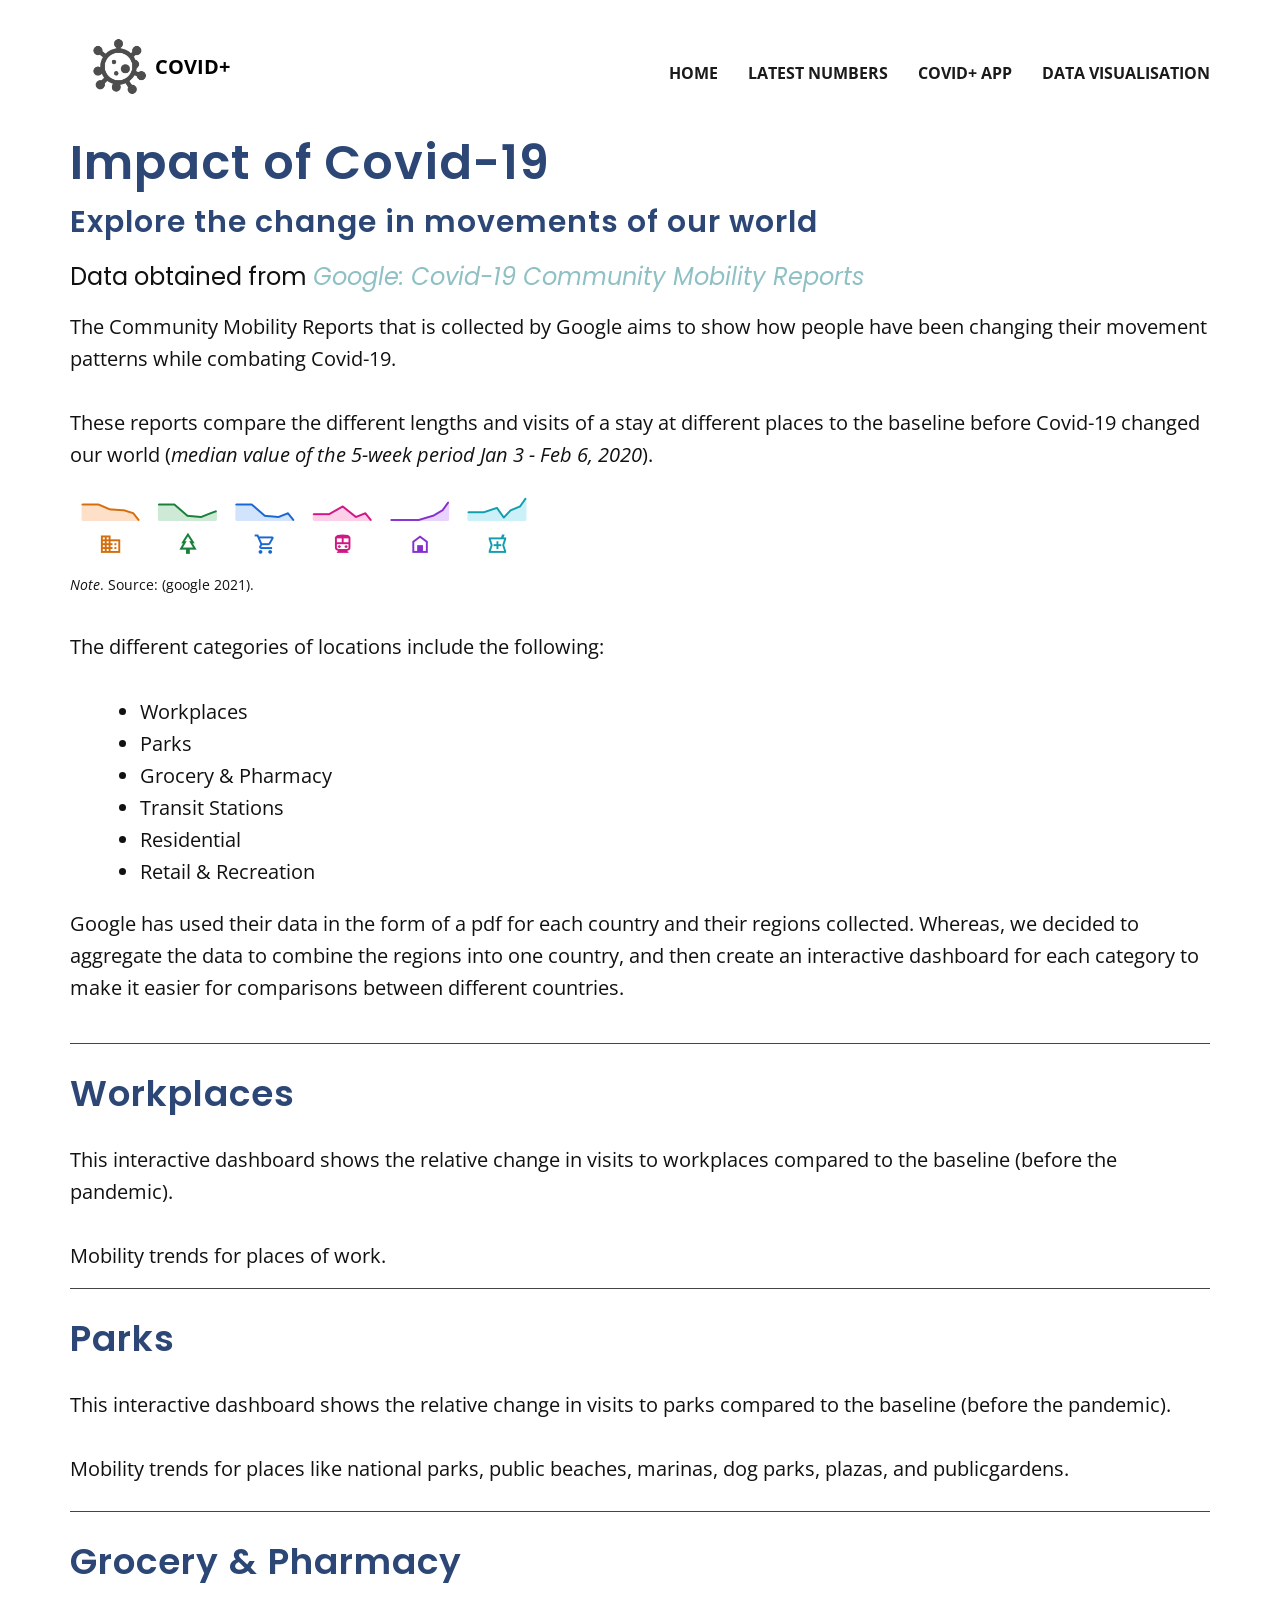
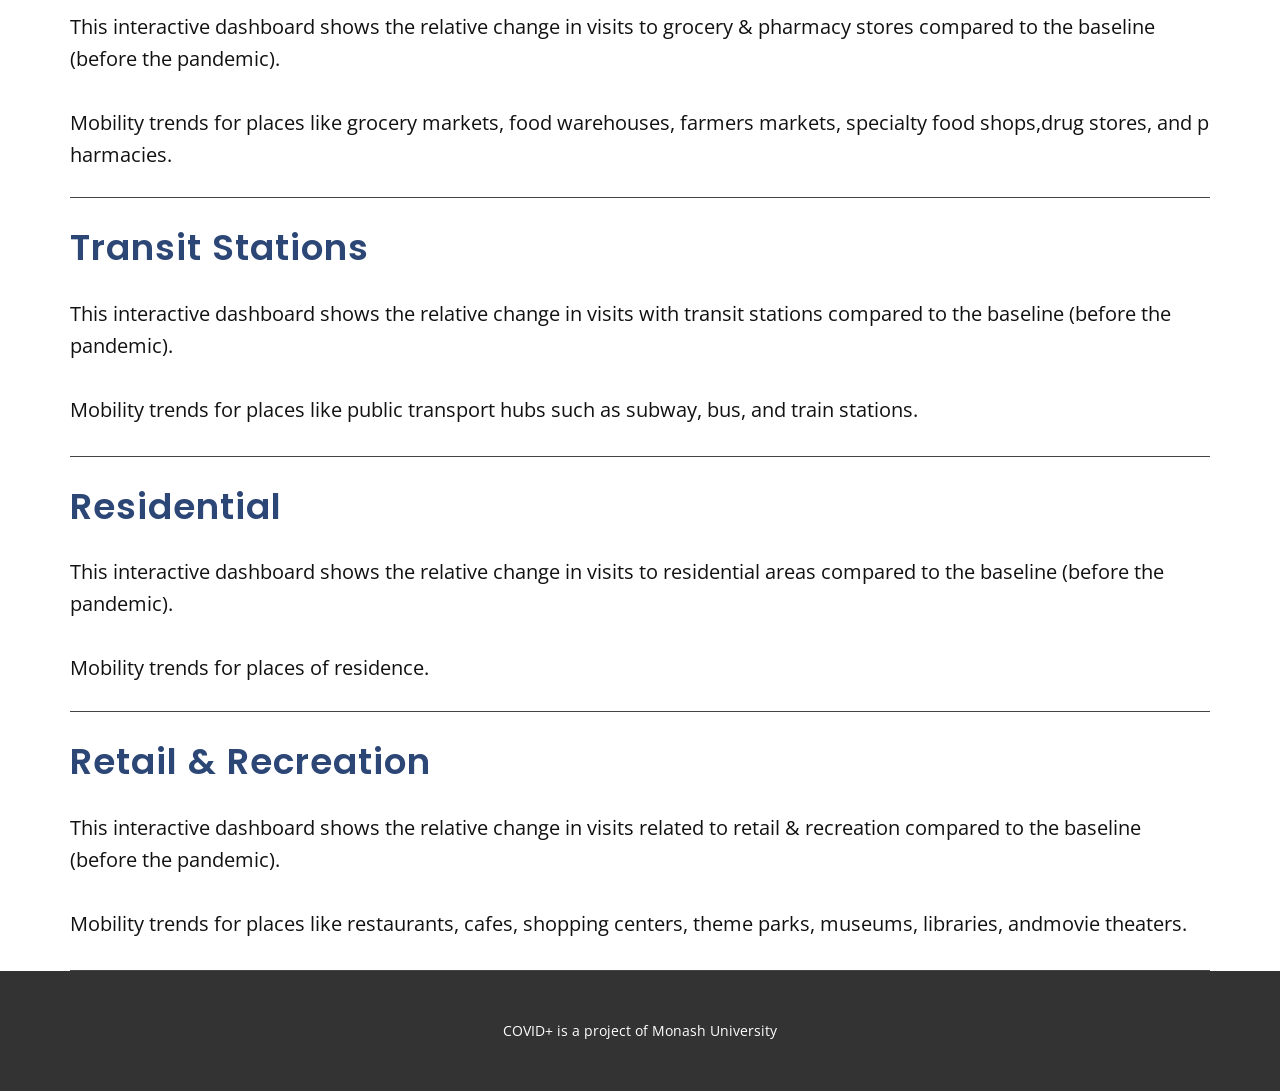
<file: Website/Impact.html>
<!DOCTYPE html>
<html style="font-size: 16px;">
  <head>
    <meta name="viewport" content="width=device-width, initial-scale=1.0">
    <meta charset="utf-8">
    <meta name="keywords" content="">
    <meta name="description" content="">
    <meta name="page_type" content="np-template-header-footer-from-plugin">
    <title>Covid+</title>
    <link rel="icon" href="images/logo.ico">
    <link rel="stylesheet" href="nicepage.css" media="screen">
<link rel="stylesheet" href="Impact.css" media="screen">
    <script class="u-script" type="text/javascript" src="jquery.js" defer=""></script>
    <script class="u-script" type="text/javascript" src="nicepage.js" defer=""></script>
    <meta name="generator" content="Nicepage 3.23.2, nicepage.com">
    <link id="u-theme-google-font" rel="stylesheet" href="https://fonts.googleapis.com/css?family=Open+Sans:300,300i,400,400i,600,600i,700,700i,800,800i|Poppins:100,100i,200,200i,300,300i,400,400i,500,500i,600,600i,700,700i,800,800i,900,900i">
    <link id="u-page-google-font" rel="stylesheet" href="https://fonts.googleapis.com/css?family=Poppins:100,100i,200,200i,300,300i,400,400i,500,500i,600,600i,700,700i,800,800i,900,900i">
    
    
    
    
    
    
    
    
    <script type="application/ld+json">{
		"@context": "http://schema.org",
		"@type": "Organization",
		"name": "COVID+",
		"logo": "images/logo.png"
}</script>
    <meta name="theme-color" content="#8fc0c3">
    <meta property="og:title" content="Impact">
    <meta property="og:description" content="">
    <meta property="og:type" content="website">
  </head>
  <body class="u-body"><header class="u-clearfix u-header u-header" id="sec-a0d2"><div class="u-clearfix u-sheet u-sheet-1">
        <a href="Home.html" class="u-image u-logo u-opacity u-opacity-70 u-image-1" data-image-width="540" data-image-height="540">
          <img src="images/logo.png" class="u-logo-image u-logo-image-1">
        </a>
        <nav class="u-menu u-menu-dropdown u-offcanvas u-menu-1">
          <div class="menu-collapse" style="font-size: 1rem; letter-spacing: 0px; font-weight: 700; text-transform: uppercase;">
            <a class="u-button-style u-custom-active-border-color u-custom-active-color u-custom-border u-custom-border-color u-custom-borders u-custom-hover-border-color u-custom-hover-color u-custom-left-right-menu-spacing u-custom-padding-bottom u-custom-text-active-color u-custom-text-color u-custom-text-hover-color u-custom-top-bottom-menu-spacing u-nav-link u-text-active-palette-1-base u-text-hover-palette-2-base" href="#">
              <svg><use xmlns:xlink="http://www.w3.org/1999/xlink" xlink:href="#menu-hamburger"></use></svg>
              <svg version="1.1" xmlns="http://www.w3.org/2000/svg" xmlns:xlink="http://www.w3.org/1999/xlink"><defs><symbol id="menu-hamburger" viewBox="0 0 16 16" style="width: 16px; height: 16px;"><rect y="1" width="16" height="2"></rect><rect y="7" width="16" height="2"></rect><rect y="13" width="16" height="2"></rect>
</symbol>
</defs></svg>
            </a>
          </div>
          <div class="u-custom-menu u-nav-container">
            <ul class="u-nav u-spacing-30 u-unstyled u-nav-1"><li class="u-nav-item"><a class="u-border-4 u-border-active-palette-4-base u-border-hover-palette-4-base u-border-no-left u-border-no-right u-border-no-top u-button-style u-nav-link u-text-active-grey-90 u-text-grey-90 u-text-hover-grey-90" href="Home.html#carousel_64c8" data-page-id="2976025967" style="padding: 10px 0px;">Home</a>
</li><li class="u-nav-item"><a class="u-border-4 u-border-active-palette-4-base u-border-hover-palette-4-base u-border-no-left u-border-no-right u-border-no-top u-button-style u-nav-link u-text-active-grey-90 u-text-grey-90 u-text-hover-grey-90" href="Home.html#carousel_faf8" data-page-id="2976025967" style="padding: 10px 0px;">Latest Numbers</a>
</li><li class="u-nav-item"><a class="u-border-4 u-border-active-palette-4-base u-border-hover-palette-4-base u-border-no-left u-border-no-right u-border-no-top u-button-style u-nav-link u-text-active-grey-90 u-text-grey-90 u-text-hover-grey-90" href="App.html" style="padding: 10px 0px;">COVID+ App</a>
</li><li class="u-nav-item"><a class="u-border-4 u-border-active-palette-4-base u-border-hover-palette-4-base u-border-no-left u-border-no-right u-border-no-top u-button-style u-nav-link u-text-active-grey-90 u-text-grey-90 u-text-hover-grey-90" href="Home.html#sec-1c38" data-page-id="2976025967" style="padding: 10px 0px;">Data Visualisation</a>
</li></ul>
          </div>
          <div class="u-custom-menu u-nav-container-collapse">
            <div class="u-black u-container-style u-inner-container-layout u-opacity u-opacity-95 u-sidenav">
              <div class="u-sidenav-overflow">
                <div class="u-menu-close"></div>
                <ul class="u-align-center u-nav u-popupmenu-items u-unstyled u-nav-2"><li class="u-nav-item"><a class="u-button-style u-nav-link" href="Home.html#carousel_64c8" data-page-id="2976025967" style="padding: 10px 0px;">Home</a>
</li><li class="u-nav-item"><a class="u-button-style u-nav-link" href="Home.html#carousel_faf8" data-page-id="2976025967" style="padding: 10px 0px;">Latest Numbers</a>
</li><li class="u-nav-item"><a class="u-button-style u-nav-link" href="App.html" style="padding: 10px 0px;">COVID+ App</a>
</li><li class="u-nav-item"><a class="u-button-style u-nav-link" href="Home.html#sec-1c38" data-page-id="2976025967" style="padding: 10px 0px;">Data Visualisation</a>
</li></ul>
              </div>
            </div>
            <div class="u-black u-menu-overlay u-opacity u-opacity-70"></div>
          </div>
        </nav>
        <p class="u-align-left u-text u-text-black u-text-1">
          <span style="font-size: 20px;"><b>COVID+</b>
          </span>
        </p>
      </div></header>
    <section class="u-clearfix u-section-1" id="sec-0a30">
      <div class="u-clearfix u-sheet u-sheet-1">
        <h2 class="u-align-left u-custom-font u-text u-text-palette-4-base u-text-1">Impact of Covid-19<br>
          <span style="font-size: 1.875rem;">Explore the change in movements of our world</span>
        </h2>
        <h3 class="u-align-left u-text u-text-2">Data obtained from <a href="https://www.google.com/covid19/mobility/" class="u-active-none u-border-none u-btn u-button-link u-button-style u-hover-none u-none u-text-palette-1-base u-btn-1" target="_blank">Google: Covid-19 Community Mobility Reports</a>
        </h3>
        <p class="u-align-left u-large-text u-text u-text-variant u-text-3">The Community Mobility Reports that is collected by Google aims to show how people have been changing their movement patterns while combating Covid-19.<br>
          <br>These reports compare the different lengths and visits of a stay at different places to the baseline before Covid-19 changed our world (<span style="font-style: italic; font-weight: 400;">median value of the 5-week period Jan 3 - Feb 6, 2020</span>).&nbsp;<br>
          <br>
          <br>
          <br>
          <span style="font-size: 0.875rem;">
            <span style="font-style: italic;">Note</span>. Source: (google 2021).&nbsp;
          </span>
          <br>
          <br>The different categories of locations include the following:
        </p>
        <img class="u-image u-image-default u-image-1" src="images/google_movement.png" alt="" data-image-width="478" data-image-height="83">
        <ul class="u-align-left u-large-text u-text u-text-variant u-text-4">
          <li>Workplaces</li>
          <li>Parks&nbsp;</li>
          <li>Grocery &amp; Pharmacy&nbsp;</li>
          <li>Transit Stations</li>
          <li>Residential</li>
          <li>Retail &amp; Recreation</li>
        </ul>
        <p class="u-align-left u-large-text u-text u-text-variant u-text-5">Google has used their data in the form of a pdf for each country and their regions collected. Whereas, we decided to aggregate the data to combine the regions into one country, and then create an interactive dashboard for each category to make it easier for comparisons between different countries.&nbsp;</p>
        <div class="u-border-1 u-border-grey-dark-1 u-expanded-width u-line u-line-horizontal u-line-1"></div>
      </div>
    </section>
    <!-- WORKPLACES -->
    <section class="u-clearfix u-section-2" id="sec-ebc4">
      <div class="u-clearfix u-sheet u-sheet-1">
        <h2 class="u-align-left u-custom-font u-text u-text-palette-4-base u-text-1">Workplaces</h2>
        <div class='tableauPlaceholder' id='viz1630593034966' style='position: relative'><noscript><a href='#'><img alt='W_Dashboard ' src='https:&#47;&#47;public.tableau.com&#47;static&#47;images&#47;Re&#47;RelativeChangeinVisitstoWorkplacesCovid-19&#47;W_Dashboard&#47;1_rss.png' style='border: none' /></a></noscript><object class='tableauViz'  style='display:none;'><param name='host_url' value='https%3A%2F%2Fpublic.tableau.com%2F' /> <param name='embed_code_version' value='3' /> <param name='site_root' value='' /><param name='name' value='RelativeChangeinVisitstoWorkplacesCovid-19&#47;W_Dashboard' /><param name='tabs' value='no' /><param name='toolbar' value='yes' /><param name='static_image' value='https:&#47;&#47;public.tableau.com&#47;static&#47;images&#47;Re&#47;RelativeChangeinVisitstoWorkplacesCovid-19&#47;W_Dashboard&#47;1.png' /> <param name='animate_transition' value='yes' /><param name='display_static_image' value='yes' /><param name='display_spinner' value='yes' /><param name='display_overlay' value='yes' /><param name='display_count' value='yes' /><param name='language' value='en-US' /></object></div>                <script type='text/javascript'>                    var divElement = document.getElementById('viz1630593034966');                    var vizElement = divElement.getElementsByTagName('object')[0];                    if ( divElement.offsetWidth > 800 ) { vizElement.style.width='100%';vizElement.style.height=(divElement.offsetWidth*0.75)+'px';} else if ( divElement.offsetWidth > 500 ) { vizElement.style.width='100%';vizElement.style.height=(divElement.offsetWidth*0.75)+'px';} else { vizElement.style.width='100%';vizElement.style.height='727px';}                     var scriptElement = document.createElement('script');                    scriptElement.src = 'https://public.tableau.com/javascripts/api/viz_v1.js';                    vizElement.parentNode.insertBefore(scriptElement, vizElement);                </script>
        <p class="u-align-left u-large-text u-text u-text-variant u-text-2">This interactive dashboard shows the relative change in visits to workplaces compared to the baseline (before the pandemic).&nbsp;<br>
          <br>Mobility&nbsp;trends&nbsp;for&nbsp;places&nbsp;of&nbsp;work.<br>
        </p>
        <div class="u-border-1 u-border-grey-dark-1 u-expanded-width u-line u-line-horizontal u-line-1"></div>
      </div>
    </section>
    <!-- PARKS -->
    <section class="u-clearfix u-section-3" id="carousel_e7ba">
      <div class="u-clearfix u-sheet u-sheet-1">
        <h2 class="u-align-left u-custom-font u-text u-text-palette-4-base u-text-1">Parks</h2>
        <div class='tableauPlaceholder' id='viz1630592955041' style='position: relative'><noscript><a href='#'><img alt='P_Dashboard ' src='https:&#47;&#47;public.tableau.com&#47;static&#47;images&#47;Re&#47;RelativeChangeinVisitstoParksCovid-19&#47;P_Dashboard&#47;1_rss.png' style='border: none' /></a></noscript><object class='tableauViz'  style='display:none;'><param name='host_url' value='https%3A%2F%2Fpublic.tableau.com%2F' /> <param name='embed_code_version' value='3' /> <param name='site_root' value='' /><param name='name' value='RelativeChangeinVisitstoParksCovid-19&#47;P_Dashboard' /><param name='tabs' value='no' /><param name='toolbar' value='yes' /><param name='static_image' value='https:&#47;&#47;public.tableau.com&#47;static&#47;images&#47;Re&#47;RelativeChangeinVisitstoParksCovid-19&#47;P_Dashboard&#47;1.png' /> <param name='animate_transition' value='yes' /><param name='display_static_image' value='yes' /><param name='display_spinner' value='yes' /><param name='display_overlay' value='yes' /><param name='display_count' value='yes' /><param name='language' value='en-US' /></object></div>                <script type='text/javascript'>                    var divElement = document.getElementById('viz1630592955041');                    var vizElement = divElement.getElementsByTagName('object')[0];                    if ( divElement.offsetWidth > 800 ) { vizElement.style.width='100%';vizElement.style.height=(divElement.offsetWidth*0.75)+'px';} else if ( divElement.offsetWidth > 500 ) { vizElement.style.width='100%';vizElement.style.height=(divElement.offsetWidth*0.75)+'px';} else { vizElement.style.width='100%';vizElement.style.height='727px';}                     var scriptElement = document.createElement('script');                    scriptElement.src = 'https://public.tableau.com/javascripts/api/viz_v1.js';                    vizElement.parentNode.insertBefore(scriptElement, vizElement);                </script>
        <p class="u-align-left u-large-text u-text u-text-variant u-text-2">This interactive dashboard shows the relative change in visits to parks compared to the baseline (before the pandemic).<br>
          <br>Mobility&nbsp;trends&nbsp;for&nbsp;places&nbsp;like&nbsp;national&nbsp;parks,&nbsp;public&nbsp;beaches,&nbsp;marinas,&nbsp;dog&nbsp;parks,&nbsp;plazas,&nbsp;and&nbsp;publicgardens.<br>
        </p>
        <div class="u-border-1 u-border-grey-dark-1 u-expanded-width u-line u-line-horizontal u-line-1"></div>
      </div>
    </section>
    <!-- GROCERY & PHARMACY -->
    <section class="u-clearfix u-section-4" id="carousel_e442">
      <div class="u-clearfix u-sheet u-sheet-1">
        <h2 class="u-align-left u-custom-font u-text u-text-palette-4-base u-text-1"> Grocery &amp; Pharmacy</h2>
        <div class='tableauPlaceholder' id='viz1630592899721' style='position: relative'><noscript><a href='#'><img alt='GP_Dashboard ' src='https:&#47;&#47;public.tableau.com&#47;static&#47;images&#47;Re&#47;RelativeChangeinVisitstoGroceryandPharmacyStoresCovid-19&#47;GP_Dashboard&#47;1_rss.png' style='border: none' /></a></noscript><object class='tableauViz'  style='display:none;'><param name='host_url' value='https%3A%2F%2Fpublic.tableau.com%2F' /> <param name='embed_code_version' value='3' /> <param name='site_root' value='' /><param name='name' value='RelativeChangeinVisitstoGroceryandPharmacyStoresCovid-19&#47;GP_Dashboard' /><param name='tabs' value='no' /><param name='toolbar' value='yes' /><param name='static_image' value='https:&#47;&#47;public.tableau.com&#47;static&#47;images&#47;Re&#47;RelativeChangeinVisitstoGroceryandPharmacyStoresCovid-19&#47;GP_Dashboard&#47;1.png' /> <param name='animate_transition' value='yes' /><param name='display_static_image' value='yes' /><param name='display_spinner' value='yes' /><param name='display_overlay' value='yes' /><param name='display_count' value='yes' /><param name='language' value='en-US' /></object></div>                <script type='text/javascript'>                    var divElement = document.getElementById('viz1630592899721');                    var vizElement = divElement.getElementsByTagName('object')[0];                    if ( divElement.offsetWidth > 800 ) { vizElement.style.width='100%';vizElement.style.height=(divElement.offsetWidth*0.75)+'px';} else if ( divElement.offsetWidth > 500 ) { vizElement.style.width='100%';vizElement.style.height=(divElement.offsetWidth*0.75)+'px';} else { vizElement.style.width='100%';vizElement.style.height='727px';}                     var scriptElement = document.createElement('script');                    scriptElement.src = 'https://public.tableau.com/javascripts/api/viz_v1.js';                    vizElement.parentNode.insertBefore(scriptElement, vizElement);                </script>
        <p class="u-align-left u-large-text u-text u-text-variant u-text-2">This interactive dashboard shows the relative change in visits to grocery &amp; pharmacy stores compared to the baseline (before the pandemic).<br>
          <br>Mobility&nbsp;trends&nbsp;for&nbsp;places&nbsp;like&nbsp;grocery&nbsp;markets,&nbsp;food&nbsp;warehouses,&nbsp;farmers&nbsp;markets,&nbsp;specialty&nbsp;food&nbsp;shops,drug&nbsp;stores,&nbsp;and&nbsp;pharmacies.<br>
        </p>
        <div class="u-border-1 u-border-grey-dark-1 u-expanded-width u-line u-line-horizontal u-line-1"></div>
      </div>
    </section>
    <!-- TRANSIT STATIONS -->
    <section class="u-clearfix u-section-5" id="carousel_c8a9">
      <div class="u-clearfix u-sheet u-sheet-1">
        <h2 class="u-align-left u-custom-font u-text u-text-palette-4-base u-text-1"> Transit Stations</h2>
        <div class='tableauPlaceholder' id='viz1630593015666' style='position: relative'><noscript><a href='#'><img alt='TS_Dashboard ' src='https:&#47;&#47;public.tableau.com&#47;static&#47;images&#47;Re&#47;RelativeChangeinVisitstoTransitStationsCovid-19&#47;TS_Dashboard&#47;1_rss.png' style='border: none' /></a></noscript><object class='tableauViz'  style='display:none;'><param name='host_url' value='https%3A%2F%2Fpublic.tableau.com%2F' /> <param name='embed_code_version' value='3' /> <param name='site_root' value='' /><param name='name' value='RelativeChangeinVisitstoTransitStationsCovid-19&#47;TS_Dashboard' /><param name='tabs' value='no' /><param name='toolbar' value='yes' /><param name='static_image' value='https:&#47;&#47;public.tableau.com&#47;static&#47;images&#47;Re&#47;RelativeChangeinVisitstoTransitStationsCovid-19&#47;TS_Dashboard&#47;1.png' /> <param name='animate_transition' value='yes' /><param name='display_static_image' value='yes' /><param name='display_spinner' value='yes' /><param name='display_overlay' value='yes' /><param name='display_count' value='yes' /><param name='language' value='en-US' /></object></div>                <script type='text/javascript'>                    var divElement = document.getElementById('viz1630593015666');                    var vizElement = divElement.getElementsByTagName('object')[0];                    if ( divElement.offsetWidth > 800 ) { vizElement.style.width='100%';vizElement.style.height=(divElement.offsetWidth*0.75)+'px';} else if ( divElement.offsetWidth > 500 ) { vizElement.style.width='100%';vizElement.style.height=(divElement.offsetWidth*0.75)+'px';} else { vizElement.style.width='100%';vizElement.style.height='727px';}                     var scriptElement = document.createElement('script');                    scriptElement.src = 'https://public.tableau.com/javascripts/api/viz_v1.js';                    vizElement.parentNode.insertBefore(scriptElement, vizElement);                </script>
        <p class="u-align-left u-large-text u-text u-text-variant u-text-2">This interactive dashboard shows the relative change in visits with transit stations compared to the baseline (before the pandemic).<br>
          <br>Mobility&nbsp;trends&nbsp;for&nbsp;places&nbsp;like&nbsp;public&nbsp;transport&nbsp;hubs&nbsp;such&nbsp;as&nbsp;subway,&nbsp;bus,&nbsp;and&nbsp;train&nbsp;stations.<br>
        </p>
        <div class="u-border-1 u-border-grey-dark-1 u-expanded-width u-line u-line-horizontal u-line-1"></div>
      </div>
    </section>
    <!-- RESIDENTIAL -->
    <section class="u-clearfix u-section-6" id="carousel_1297">
      <div class="u-clearfix u-sheet u-sheet-1">
        <h2 class="u-align-left u-custom-font u-text u-text-palette-4-base u-text-1"> Residential</h2>
        <div class='tableauPlaceholder' id='viz1630592977956' style='position: relative'><noscript><a href='#'><img alt='R_Dashboard ' src='https:&#47;&#47;public.tableau.com&#47;static&#47;images&#47;Re&#47;RelativeChangeinVisitstoResidentialCovid-19&#47;R_Dashboard&#47;1_rss.png' style='border: none' /></a></noscript><object class='tableauViz'  style='display:none;'><param name='host_url' value='https%3A%2F%2Fpublic.tableau.com%2F' /> <param name='embed_code_version' value='3' /> <param name='site_root' value='' /><param name='name' value='RelativeChangeinVisitstoResidentialCovid-19&#47;R_Dashboard' /><param name='tabs' value='no' /><param name='toolbar' value='yes' /><param name='static_image' value='https:&#47;&#47;public.tableau.com&#47;static&#47;images&#47;Re&#47;RelativeChangeinVisitstoResidentialCovid-19&#47;R_Dashboard&#47;1.png' /> <param name='animate_transition' value='yes' /><param name='display_static_image' value='yes' /><param name='display_spinner' value='yes' /><param name='display_overlay' value='yes' /><param name='display_count' value='yes' /><param name='language' value='en-US' /></object></div>                <script type='text/javascript'>                    var divElement = document.getElementById('viz1630592977956');                    var vizElement = divElement.getElementsByTagName('object')[0];                    if ( divElement.offsetWidth > 800 ) { vizElement.style.width='100%';vizElement.style.height=(divElement.offsetWidth*0.75)+'px';} else if ( divElement.offsetWidth > 500 ) { vizElement.style.width='100%';vizElement.style.height=(divElement.offsetWidth*0.75)+'px';} else { vizElement.style.width='100%';vizElement.style.height='727px';}                     var scriptElement = document.createElement('script');                    scriptElement.src = 'https://public.tableau.com/javascripts/api/viz_v1.js';                    vizElement.parentNode.insertBefore(scriptElement, vizElement);                </script>
        <p class="u-align-left u-large-text u-text u-text-variant u-text-2">This interactive dashboard shows the relative change in visits to residential areas compared to the baseline (before the pandemic).<br>
          <br>Mobility&nbsp;trends&nbsp;for&nbsp;places&nbsp;of&nbsp;residence.<br>
        </p>
        <div class="u-border-1 u-border-grey-dark-1 u-expanded-width u-line u-line-horizontal u-line-1"></div>
      </div>
    </section>
    <!-- RETAIL & RECREATION -->
    <section class="u-clearfix u-section-7" id="carousel_ebc6">
      <div class="u-clearfix u-sheet u-sheet-1">
        <h2 class="u-align-left u-custom-font u-text u-text-palette-4-base u-text-1"> Retail &amp; Recreation</h2>
        <div class='tableauPlaceholder' id='viz1630592995249' style='position: relative'><noscript><a href='#'><img alt='RR_Dashboard ' src='https:&#47;&#47;public.tableau.com&#47;static&#47;images&#47;Re&#47;RelativeChangeinVisitstoRetailRecreationCovid-19&#47;RR_Dashboard&#47;1_rss.png' style='border: none' /></a></noscript><object class='tableauViz'  style='display:none;'><param name='host_url' value='https%3A%2F%2Fpublic.tableau.com%2F' /> <param name='embed_code_version' value='3' /> <param name='site_root' value='' /><param name='name' value='RelativeChangeinVisitstoRetailRecreationCovid-19&#47;RR_Dashboard' /><param name='tabs' value='no' /><param name='toolbar' value='yes' /><param name='static_image' value='https:&#47;&#47;public.tableau.com&#47;static&#47;images&#47;Re&#47;RelativeChangeinVisitstoRetailRecreationCovid-19&#47;RR_Dashboard&#47;1.png' /> <param name='animate_transition' value='yes' /><param name='display_static_image' value='yes' /><param name='display_spinner' value='yes' /><param name='display_overlay' value='yes' /><param name='display_count' value='yes' /><param name='language' value='en-US' /></object></div>                <script type='text/javascript'>                    var divElement = document.getElementById('viz1630592995249');                    var vizElement = divElement.getElementsByTagName('object')[0];                    if ( divElement.offsetWidth > 800 ) { vizElement.style.width='100%';vizElement.style.height=(divElement.offsetWidth*0.75)+'px';} else if ( divElement.offsetWidth > 500 ) { vizElement.style.width='100%';vizElement.style.height=(divElement.offsetWidth*0.75)+'px';} else { vizElement.style.width='100%';vizElement.style.height='727px';}                     var scriptElement = document.createElement('script');                    scriptElement.src = 'https://public.tableau.com/javascripts/api/viz_v1.js';                    vizElement.parentNode.insertBefore(scriptElement, vizElement);                </script>
        <p class="u-align-left u-large-text u-text u-text-variant u-text-2">This interactive dashboard shows the relative change in visits related to retail &amp; recreation compared to the baseline (before the pandemic).<br>
          <br>Mobility&nbsp;trends&nbsp;for&nbsp;places&nbsp;like&nbsp;restaurants,&nbsp;cafes,&nbsp;shopping&nbsp;centers,&nbsp;theme&nbsp;parks,&nbsp;museums,&nbsp;libraries,&nbsp;andmovie&nbsp;theaters.<br>
        </p>
        <div class="u-border-1 u-border-grey-dark-1 u-expanded-width u-line u-line-horizontal u-line-1"></div>
      </div>
    </section>
    
    
    <footer class="u-align-center u-clearfix u-footer u-grey-80 u-footer" id="sec-bbe0"><div class="u-clearfix u-sheet u-sheet-1">
        <p class="u-small-text u-text u-text-variant u-text-1">COVID+ is a project of Monash University</p>
      </div></footer>
  </body>
</html>
</file>
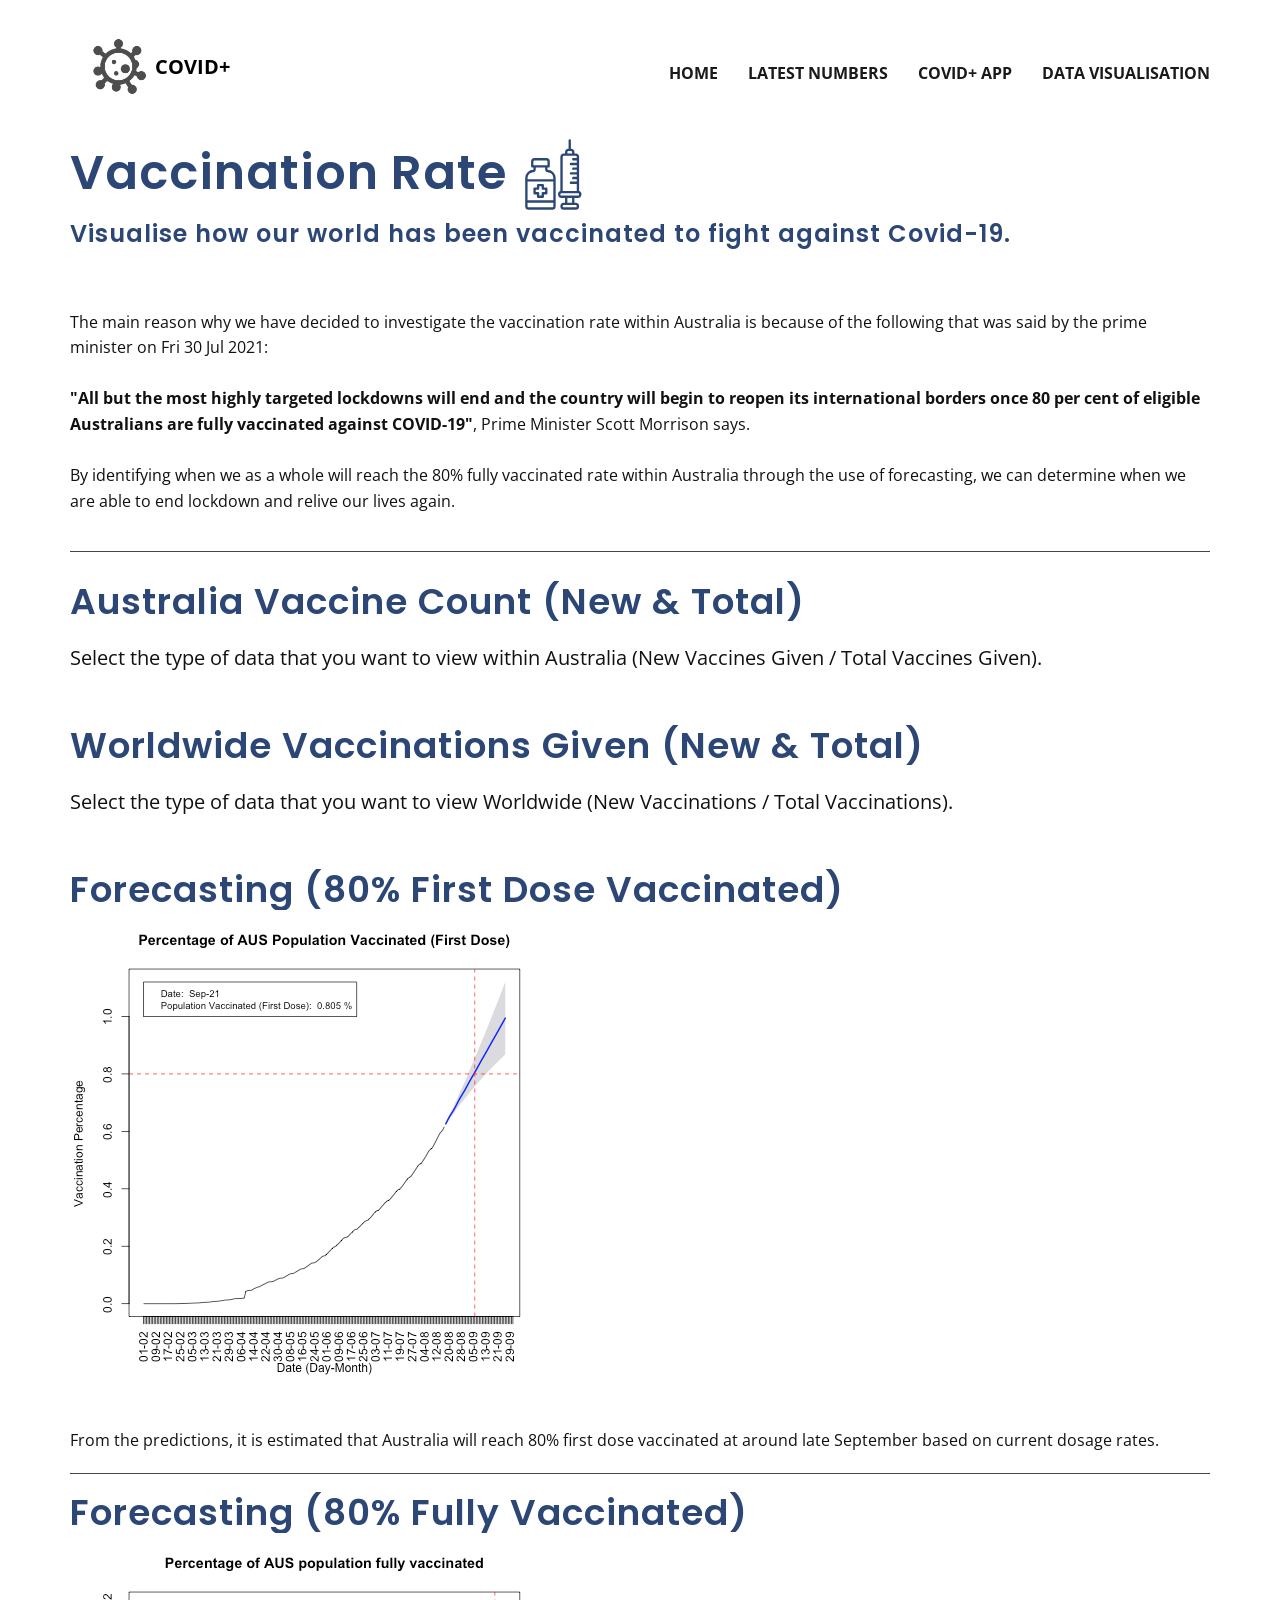
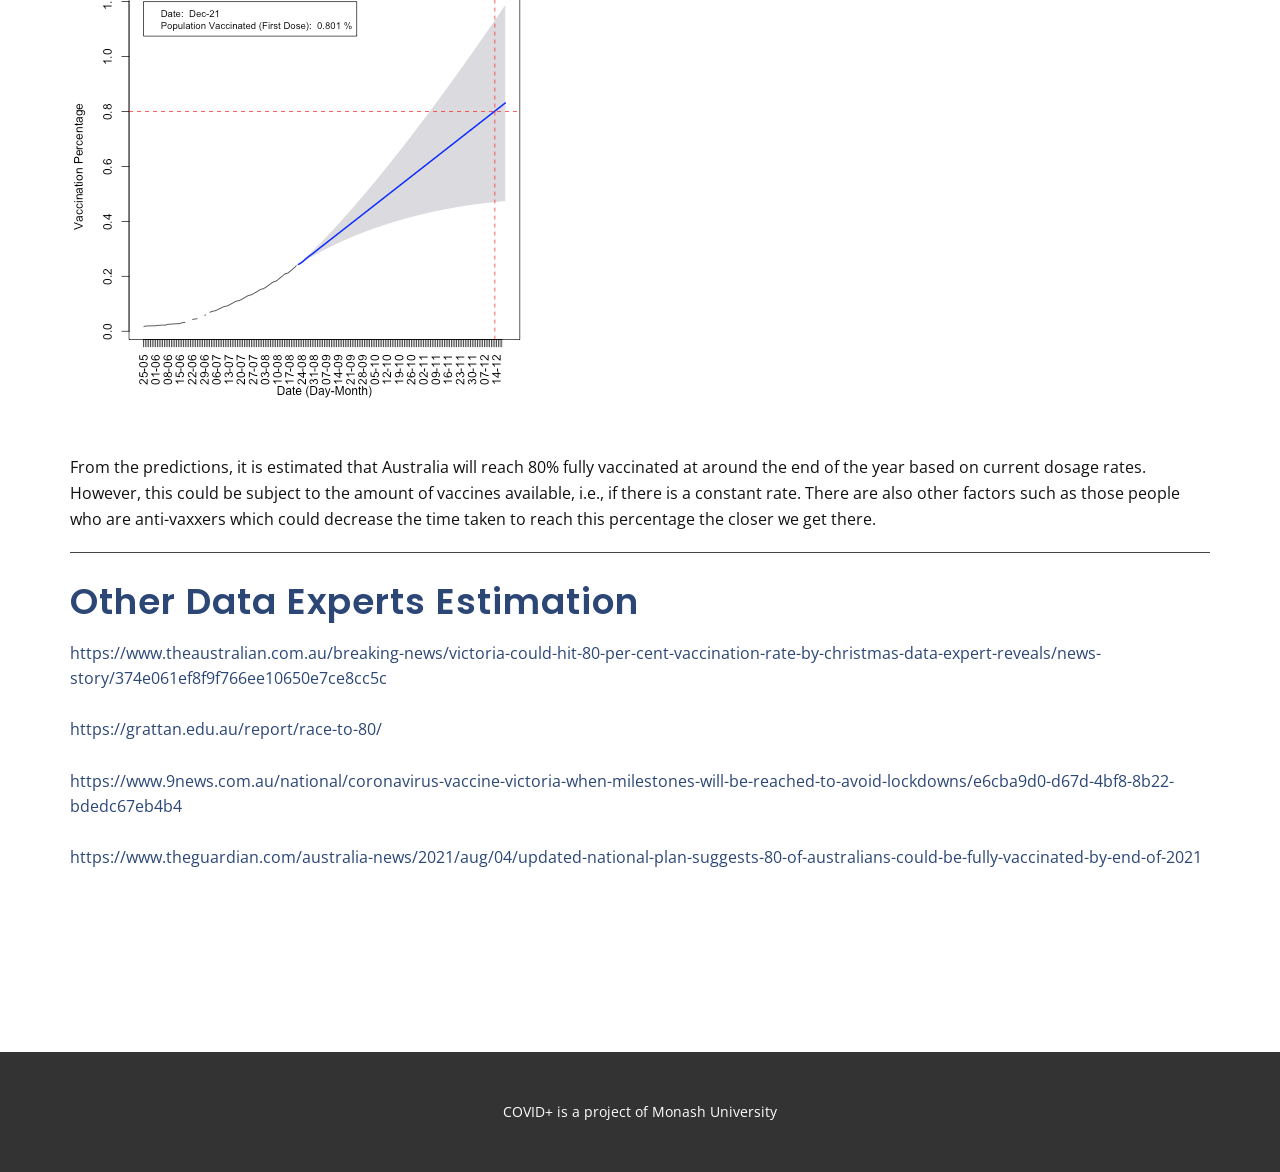
<file: Website/Rate.html>
<!DOCTYPE html>
<html style="font-size: 16px;">
  <head>
    <meta name="viewport" content="width=device-width, initial-scale=1.0">
    <meta charset="utf-8">
    <meta name="keywords" content="">
    <meta name="description" content="">
    <meta name="page_type" content="np-template-header-footer-from-plugin">
    <title>Covid+</title>
    <link rel="icon" href="images/logo.ico">
    <link rel="stylesheet" href="nicepage.css" media="screen">
<link rel="stylesheet" href="Rate.css" media="screen">
    <script class="u-script" type="text/javascript" src="jquery.js" defer=""></script>
    <script class="u-script" type="text/javascript" src="nicepage.js" defer=""></script>
    <meta name="generator" content="Nicepage 3.23.2, nicepage.com">
    <link id="u-theme-google-font" rel="stylesheet" href="https://fonts.googleapis.com/css?family=Open+Sans:300,300i,400,400i,600,600i,700,700i,800,800i|Poppins:100,100i,200,200i,300,300i,400,400i,500,500i,600,600i,700,700i,800,800i,900,900i">
    <link id="u-page-google-font" rel="stylesheet" href="https://fonts.googleapis.com/css?family=Poppins:100,100i,200,200i,300,300i,400,400i,500,500i,600,600i,700,700i,800,800i,900,900i">
    
    
    
    
    
    <script type="application/ld+json">{
		"@context": "http://schema.org",
		"@type": "Organization",
		"name": "COVID+",
		"logo": "images/logo.png"
}</script>
    <meta name="theme-color" content="#8fc0c3">
    <meta property="og:title" content="Rate">
    <meta property="og:description" content="">
    <meta property="og:type" content="website">
  </head>
  <body class="u-body"><header class="u-clearfix u-header u-header" id="sec-a0d2"><div class="u-clearfix u-sheet u-sheet-1">
        <a href="Home.html" class="u-image u-logo u-opacity u-opacity-70 u-image-1" data-image-width="540" data-image-height="540">
          <img src="images/logo.png" class="u-logo-image u-logo-image-1">
        </a>
        <nav class="u-menu u-menu-dropdown u-offcanvas u-menu-1">
          <div class="menu-collapse" style="font-size: 1rem; letter-spacing: 0px; font-weight: 700; text-transform: uppercase;">
            <a class="u-button-style u-custom-active-border-color u-custom-active-color u-custom-border u-custom-border-color u-custom-borders u-custom-hover-border-color u-custom-hover-color u-custom-left-right-menu-spacing u-custom-padding-bottom u-custom-text-active-color u-custom-text-color u-custom-text-hover-color u-custom-top-bottom-menu-spacing u-nav-link u-text-active-palette-1-base u-text-hover-palette-2-base" href="#">
              <svg><use xmlns:xlink="http://www.w3.org/1999/xlink" xlink:href="#menu-hamburger"></use></svg>
              <svg version="1.1" xmlns="http://www.w3.org/2000/svg" xmlns:xlink="http://www.w3.org/1999/xlink"><defs><symbol id="menu-hamburger" viewBox="0 0 16 16" style="width: 16px; height: 16px;"><rect y="1" width="16" height="2"></rect><rect y="7" width="16" height="2"></rect><rect y="13" width="16" height="2"></rect>
</symbol>
</defs></svg>
            </a>
          </div>
          <div class="u-custom-menu u-nav-container">
            <ul class="u-nav u-spacing-30 u-unstyled u-nav-1"><li class="u-nav-item"><a class="u-border-4 u-border-active-palette-4-base u-border-hover-palette-4-base u-border-no-left u-border-no-right u-border-no-top u-button-style u-nav-link u-text-active-grey-90 u-text-grey-90 u-text-hover-grey-90" href="Home.html#carousel_64c8" data-page-id="2976025967" style="padding: 10px 0px;">Home</a>
</li><li class="u-nav-item"><a class="u-border-4 u-border-active-palette-4-base u-border-hover-palette-4-base u-border-no-left u-border-no-right u-border-no-top u-button-style u-nav-link u-text-active-grey-90 u-text-grey-90 u-text-hover-grey-90" href="Home.html#carousel_faf8" data-page-id="2976025967" style="padding: 10px 0px;">Latest Numbers</a>
</li><li class="u-nav-item"><a class="u-border-4 u-border-active-palette-4-base u-border-hover-palette-4-base u-border-no-left u-border-no-right u-border-no-top u-button-style u-nav-link u-text-active-grey-90 u-text-grey-90 u-text-hover-grey-90" href="App.html" style="padding: 10px 0px;">COVID+ App</a>
</li><li class="u-nav-item"><a class="u-border-4 u-border-active-palette-4-base u-border-hover-palette-4-base u-border-no-left u-border-no-right u-border-no-top u-button-style u-nav-link u-text-active-grey-90 u-text-grey-90 u-text-hover-grey-90" href="Home.html#sec-1c38" data-page-id="2976025967" style="padding: 10px 0px;">Data Visualisation</a>
</li></ul>
          </div>
          <div class="u-custom-menu u-nav-container-collapse">
            <div class="u-black u-container-style u-inner-container-layout u-opacity u-opacity-95 u-sidenav">
              <div class="u-sidenav-overflow">
                <div class="u-menu-close"></div>
                <ul class="u-align-center u-nav u-popupmenu-items u-unstyled u-nav-2"><li class="u-nav-item"><a class="u-button-style u-nav-link" href="Home.html#carousel_64c8" data-page-id="2976025967" style="padding: 10px 0px;">Home</a>
</li><li class="u-nav-item"><a class="u-button-style u-nav-link" href="Home.html#carousel_faf8" data-page-id="2976025967" style="padding: 10px 0px;">Latest Numbers</a>
</li><li class="u-nav-item"><a class="u-button-style u-nav-link" href="App.html" style="padding: 10px 0px;">COVID+ App</a>
</li><li class="u-nav-item"><a class="u-button-style u-nav-link" href="Home.html#sec-1c38" data-page-id="2976025967" style="padding: 10px 0px;">Data Visualisation</a>
</li></ul>
              </div>
            </div>
            <div class="u-black u-menu-overlay u-opacity u-opacity-70"></div>
          </div>
        </nav>
        <p class="u-align-left u-text u-text-black u-text-1">
          <span style="font-size: 20px;"><b>COVID+</b>
          </span>
        </p>
      </div></header>
    <section class="u-clearfix u-section-1" id="sec-e9eb">
      <div class="u-clearfix u-sheet u-sheet-1">
        <h2 class="u-align-left u-custom-font u-text u-text-palette-4-base u-text-1">Vaccination Rate<br>
          <span style="font-size: 1.5rem;"> Visualise how our world has been vaccinated to fight against Covid-19.</span>
        </h2><span class="u-icon u-icon-circle u-text-palette-4-base u-icon-1"><svg class="u-svg-link" preserveAspectRatio="xMidYMin slice" viewBox="0 0 64 64" style=""><use xmlns:xlink="http://www.w3.org/1999/xlink" xlink:href="#svg-cfef"></use></svg><svg class="u-svg-content" viewBox="0 0 64 64" id="svg-cfef"><g id="syringe-medical-coronavirus-covid19-drug"><path d="M15,49h2v2a1,1,0,0,0,1,1h4a1,1,0,0,0,1-1V49h2a1,1,0,0,0,1-1V44a1,1,0,0,0-1-1H23V41a1,1,0,0,0-1-1H18a1,1,0,0,0-1,1v2H15a1,1,0,0,0-1,1v4A1,1,0,0,0,15,49Zm1-4h2a1,1,0,0,0,1-1V42h2v2a1,1,0,0,0,1,1h2v2H22a1,1,0,0,0-1,1v2H19V48a1,1,0,0,0-1-1H16Z"></path><path d="M26,28V26h1a1,1,0,0,0,1-1V21a3.009,3.009,0,0,0-3-3H15a3.009,3.009,0,0,0-3,3v4a1,1,0,0,0,1,1h1v2a7.008,7.008,0,0,0-7,7V59a3.009,3.009,0,0,0,3,3H30a3.009,3.009,0,0,0,3-3V35A7.008,7.008,0,0,0,26,28ZM14,21a1,1,0,0,1,1-1H25a1,1,0,0,1,1,1v3H14ZM31,59a1,1,0,0,1-1,1H10a1,1,0,0,1-1-1V56H31Zm0-5H9V38H31Zm0-18H9V35a5,5,0,0,1,5-5,2.006,2.006,0,0,0,2-2V26h8v2a2.006,2.006,0,0,0,2,2,5,5,0,0,1,5,5Z"></path><path d="M52,52a3,3,0,0,0,1-5.82V17a3.009,3.009,0,0,0-3-3H49V13a3.009,3.009,0,0,0-3-3V3a1,1,0,0,0-2,0v7a3.009,3.009,0,0,0-3,3v1H40a3.009,3.009,0,0,0-3,3V46.18A3,3,0,0,0,38,52h3v4H40a3,3,0,0,0,0,6H50a3,3,0,0,0,0-6H49V52ZM43,13a1,1,0,0,1,1-1h2a1,1,0,0,1,1,1v1H43Zm-4,4a1,1,0,0,1,1-1H50a1,1,0,0,1,1,1v1H48a1,1,0,0,0,0,2h3v2H46a1,1,0,0,0,0,2h5v2H48a1,1,0,0,0,0,2h3v2H46a1,1,0,0,0,0,2h5v2H48a1,1,0,0,0,0,2h3v2H46a1,1,0,0,0,0,2h5v6H39ZM50,58a1,1,0,0,1,0,2H40a1,1,0,0,1,0-2Zm-7-2V52h4v4Zm-5-6a1,1,0,0,1,0-2H52a1,1,0,0,1,0,2Z"></path>
</g></svg></span>
        <p class="u-text u-text-2">The main reason why we have decided to investigate the vaccination rate within Australia is because of the following that was said by the prime minister on Fri 30 Jul 2021:&nbsp;<b>
            <br>
            <br>"All but the most highly targeted lockdowns will end and the country will begin to reopen its international borders once 80 per cent of eligible Australians are fully vaccinated against COVID-19"</b>, Prime Minister Scott Morrison says.<br>
          <br>By identifying when we as a whole will reach the 80% fully vaccinated rate within Australia through the use of forecasting, we can determine when we are able to end lockdown and relive our lives again.&nbsp;
        </p>
        <div class="u-border-1 u-border-grey-dark-1 u-expanded-width u-line u-line-horizontal u-line-1"></div>
      </div>
    </section>
    <section class="u-clearfix u-section-2" id="sec-aebf">
      <div class="u-clearfix u-sheet u-sheet-1">
        <h2 class="u-align-left u-custom-font u-text u-text-palette-4-base u-text-1">Australia Vaccine Count (New & Total)</h2>
        <p class="u-align-left u-large-text u-text u-text-variant u-text-3"> Select the type of data that you want to view within Australia (New Vaccines Given / Total Vaccines Given).<br>
        <div class='tableauPlaceholder' id='viz1631280424692' style='position: relative'><noscript><a href='#'><img alt='AU_Vacs_Dashboard ' src='https:&#47;&#47;public.tableau.com&#47;static&#47;images&#47;Au&#47;AustraliaVaccineCountNewTotal&#47;AU_Vacs_Dashboard&#47;1_rss.png' style='border: none' /></a></noscript><object class='tableauViz'  style='display:none;'><param name='host_url' value='https%3A%2F%2Fpublic.tableau.com%2F' /> <param name='embed_code_version' value='3' /> <param name='site_root' value='' /><param name='name' value='AustraliaVaccineCountNewTotal&#47;AU_Vacs_Dashboard' /><param name='tabs' value='no' /><param name='toolbar' value='yes' /><param name='static_image' value='https:&#47;&#47;public.tableau.com&#47;static&#47;images&#47;Au&#47;AustraliaVaccineCountNewTotal&#47;AU_Vacs_Dashboard&#47;1.png' /> <param name='animate_transition' value='yes' /><param name='display_static_image' value='yes' /><param name='display_spinner' value='yes' /><param name='display_overlay' value='yes' /><param name='display_count' value='yes' /><param name='language' value='en-US' /></object></div>                <script type='text/javascript'>                    var divElement = document.getElementById('viz1631280424692');                    var vizElement = divElement.getElementsByTagName('object')[0];                    if ( divElement.offsetWidth > 800 ) { vizElement.style.width='100%';vizElement.style.height=(divElement.offsetWidth*0.75)+'px';} else if ( divElement.offsetWidth > 500 ) { vizElement.style.width='100%';vizElement.style.height=(divElement.offsetWidth*0.75)+'px';} else { vizElement.style.width='100%';vizElement.style.height='727px';}                     var scriptElement = document.createElement('script');                    scriptElement.src = 'https://public.tableau.com/javascripts/api/viz_v1.js';                    vizElement.parentNode.insertBefore(scriptElement, vizElement);                </script>
      </div>
    </section>
    <section class="u-clearfix u-section-2" id="sec-aebf">
      <div class="u-clearfix u-sheet u-sheet-1">
        <h2 class="u-align-left u-custom-font u-text u-text-palette-4-base u-text-1">Worldwide Vaccinations Given (New & Total)</h2>
        <p class="u-align-left u-large-text u-text u-text-variant u-text-3"> Select the type of data that you want to view Worldwide (New Vaccinations / Total Vaccinations).<br>
        <div class='tableauPlaceholder' id='viz1631280571231' style='position: relative'><noscript><a href='#'><img alt='World_Vacs_Dashboard ' src='https:&#47;&#47;public.tableau.com&#47;static&#47;images&#47;Wo&#47;WorldwideVaccinationsGivenNewTotal&#47;World_Vacs_Dashboard&#47;1_rss.png' style='border: none' /></a></noscript><object class='tableauViz'  style='display:none;'><param name='host_url' value='https%3A%2F%2Fpublic.tableau.com%2F' /> <param name='embed_code_version' value='3' /> <param name='site_root' value='' /><param name='name' value='WorldwideVaccinationsGivenNewTotal&#47;World_Vacs_Dashboard' /><param name='tabs' value='no' /><param name='toolbar' value='yes' /><param name='static_image' value='https:&#47;&#47;public.tableau.com&#47;static&#47;images&#47;Wo&#47;WorldwideVaccinationsGivenNewTotal&#47;World_Vacs_Dashboard&#47;1.png' /> <param name='animate_transition' value='yes' /><param name='display_static_image' value='yes' /><param name='display_spinner' value='yes' /><param name='display_overlay' value='yes' /><param name='display_count' value='yes' /><param name='language' value='en-US' /></object></div>                <script type='text/javascript'>                    var divElement = document.getElementById('viz1631280571231');                    var vizElement = divElement.getElementsByTagName('object')[0];                    if ( divElement.offsetWidth > 800 ) { vizElement.style.width='100%';vizElement.style.height=(divElement.offsetWidth*0.75)+'px';} else if ( divElement.offsetWidth > 500 ) { vizElement.style.width='100%';vizElement.style.height=(divElement.offsetWidth*0.75)+'px';} else { vizElement.style.width='100%';vizElement.style.height='727px';}                     var scriptElement = document.createElement('script');                    scriptElement.src = 'https://public.tableau.com/javascripts/api/viz_v1.js';                    vizElement.parentNode.insertBefore(scriptElement, vizElement);                </script>      </div>
    </section>
    <section class="u-clearfix u-section-2" id="sec-aebf">
      <div class="u-clearfix u-sheet u-sheet-1">
        <h2 class="u-align-left u-custom-font u-text u-text-palette-4-base u-text-1">Forecasting (80% First Dose Vaccinated)</h2>
        <img src="images/vaccinations_pred.png">     
        <p class="u-text u-text-2">From the predictions, it is estimated that Australia will reach 80% first dose vaccinated at around late September based on current dosage rates.&nbsp;</p>
      </div>
    </section>
    <section class="u-clearfix u-section-3" id="sec-f3fd">
      <div class="u-clearfix u-sheet u-sheet-1">
        <div class="u-border-1 u-border-grey-dark-1 u-expanded-width u-line u-line-horizontal u-line-1"></div>
        <h2 class="u-align-left u-custom-font u-text u-text-palette-4-base u-text-1">Forecasting (80% Fully Vaccinated)</h2>
        <img src="images/full_vaccinated.png">  
        <p class="u-text u-text-2">From the predictions, it is estimated that Australia will reach 80% fully vaccinated at around the end of the year based on current dosage rates. However, this could be subject to the amount of vaccines available, i.e., if there is a constant rate. There are also other factors such as those people who are anti-vaxxers which could decrease the time taken to reach this percentage the closer we get there.&nbsp;</p>
      </div>
    </section>
    <section class="u-clearfix u-section-4" id="sec-7d4f">
      <div class="u-clearfix u-sheet u-valign-top u-sheet-1">
        <div class="u-border-1 u-border-grey-dark-1 u-expanded-width u-line u-line-horizontal u-line-1"></div>
        <h2 class="u-align-left u-custom-font u-text u-text-palette-4-base u-text-1">Other Data Experts Estimation</h2>
        <p class="u-text u-text-2">
          <font color="rgba(0, 0, 0, 0)">
            <a href="https://www.theaustralian.com.au/breaking-news/victoria-could-hit-80-per-cent-vaccination-rate-by-christmas-data-expert-reveals/news-story/374e061ef8f9f766ee10650e7ce8cc5c" class="u-active-none u-border-none u-btn u-button-link u-button-style u-hover-none u-none u-text-palette-4-dark-1 u-btn-1" target="_blank">https://www.theaustralian.com.au/breaking-news/victoria-could-hit-80-per-cent-vaccination-rate-by-christmas-data-expert-reveals/news-story/374e061ef8f9f766ee10650e7ce8cc5c</a>
          </font>
          <br>
          <br>
          <a href="https://grattan.edu.au/report/race-to-80/" class="u-active-none u-border-none u-btn u-button-link u-button-style u-hover-none u-none u-text-palette-4-dark-1 u-btn-2" target="_blank">https://grattan.edu.au/report/race-to-80/</a>
          <br>
          <br>
          <a href="https://www.9news.com.au/national/coronavirus-vaccine-victoria-when-milestones-will-be-reached-to-avoid-lockdowns/e6cba9d0-d67d-4bf8-8b22-bdedc67eb4b4" class="u-active-none u-border-none u-btn u-button-link u-button-style u-hover-none u-none u-text-palette-4-base u-btn-3" target="_blank">https://www.9news.com.au/national/coronavirus-vaccine-victoria-when-milestones-will-be-reached-to-avoid-lockdowns/e6cba9d0-d67d-4bf8-8b22-bdedc67eb4b4<br>
          </a>
          <br>
          <a href="https://www.theguardian.com/australia-news/2021/aug/04/updated-national-plan-suggests-80-of-australians-could-be-fully-vaccinated-by-end-of-2021" class="u-active-none u-border-none u-btn u-button-link u-button-style u-hover-none u-none u-text-palette-4-dark-1 u-btn-4" target="_blank">https://www.theguardian.com/australia-news/2021/aug/04/updated-national-plan-suggests-80-of-australians-could-be-fully-vaccinated-by-end-of-2021<br>
          </a>
        </p>
      </div>
    </section>
    
    
    <footer class="u-align-center u-clearfix u-footer u-grey-80 u-footer" id="sec-bbe0"><div class="u-clearfix u-sheet u-sheet-1">
        <p class="u-small-text u-text u-text-variant u-text-1">COVID+ is a project of Monash University</p>
      </div></footer>
  </body>
</html>
</file>
